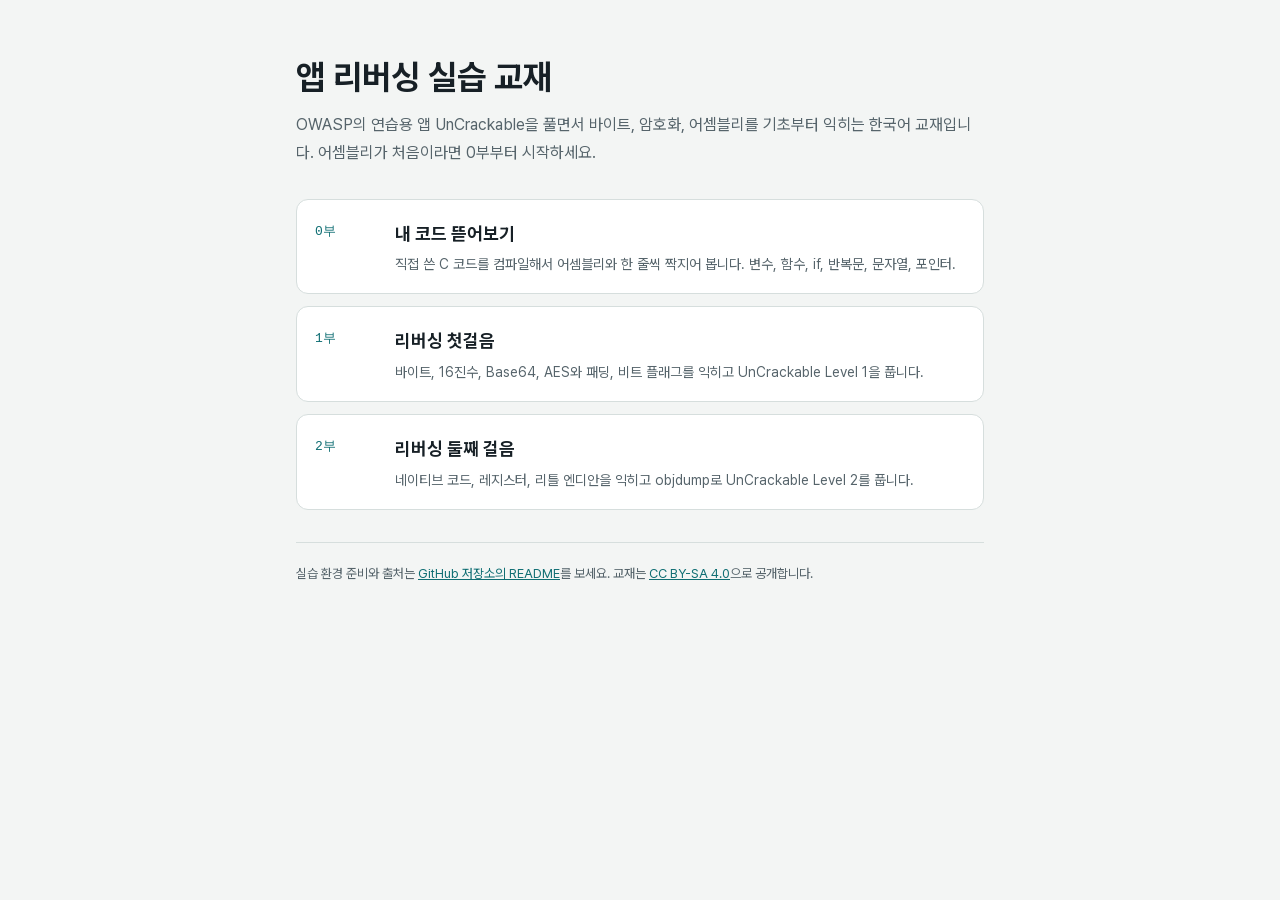
<file: index.html>
<!doctype html>
<html lang="ko">
<head>
<meta charset="utf-8">
<meta name="viewport" content="width=device-width, initial-scale=1, viewport-fit=cover">
<title>reversing-lab</title>
<link rel="stylesheet" href="guide/assets/guide.css">
<style>
/* 첫 페이지: 교재 세 개로 가는 목록만 보여줌 */
.home { max-width: 720px; margin: 0 auto; padding-block: 56px 80px;
  padding-left: max(16px, env(safe-area-inset-left, 0px)); padding-right: max(16px, env(safe-area-inset-right, 0px)) }
.home h1 { font-size: 34px; line-height: 1.25; margin: 0 0 12px; text-wrap: balance }
.home .lead { color: var(--muted); margin: 0 0 32px }
.parts-list { display: grid; gap: 12px; margin: 0 0 32px }
.part { display: grid; grid-template-columns: 64px minmax(0, 1fr); gap: 16px; padding: 18px; border: 1px solid var(--line); border-radius: 12px; background: var(--surface); color: var(--fg); text-decoration: none }
.part:hover, .part:focus-visible { border-color: var(--accent) }
.part .no { font-family: var(--f-mono); font-size: 13px; color: var(--accent); padding-top: 3px }
.part h2 { font-size: 18px; margin: 0 0 4px }
.part p { margin: 0; color: var(--muted); font-size: 14px; line-height: 1.6 }
.home footer { font-size: 13px; color: var(--muted); border-top: 1px solid var(--line); padding-top: 20px }
.home footer a { color: var(--accent) }
</style>
</head>
<body>
<main class="home">
  <h1>앱 리버싱 실습 교재</h1>
  <p class="lead">OWASP의 연습용 앱 UnCrackable을 풀면서 바이트, 암호화, 어셈블리를 기초부터 익히는 한국어 교재입니다. 어셈블리가 처음이라면 0부부터 시작하세요.</p>
  <div class="parts-list">
    <a class="part" href="guide/c-to-assembly.html"><span class="no">0부</span><span><h2>내 코드 뜯어보기</h2><p>직접 쓴 C 코드를 컴파일해서 어셈블리와 한 줄씩 짝지어 봅니다. 변수, 함수, if, 반복문, 문자열, 포인터.</p></span></a>
    <a class="part" href="guide/reversing-basics.html"><span class="no">1부</span><span><h2>리버싱 첫걸음</h2><p>바이트, 16진수, Base64, AES와 패딩, 비트 플래그를 익히고 UnCrackable Level 1을 풉니다.</p></span></a>
    <a class="part" href="guide/level2-native.html"><span class="no">2부</span><span><h2>리버싱 둘째 걸음</h2><p>네이티브 코드, 레지스터, 리틀 엔디안을 익히고 objdump로 UnCrackable Level 2를 풉니다.</p></span></a>
  </div>
  <footer>
    실습 환경 준비와 출처는 <a href="https://github.com/hhaminlee/reversing-lab" target="_blank" rel="noopener">GitHub 저장소의 README</a>를 보세요.
    교재는 <a href="https://creativecommons.org/licenses/by-sa/4.0/deed.ko" target="_blank" rel="noopener">CC BY-SA 4.0</a>으로 공개합니다.
  </footer>
</main>
</body>
</html>
</file>
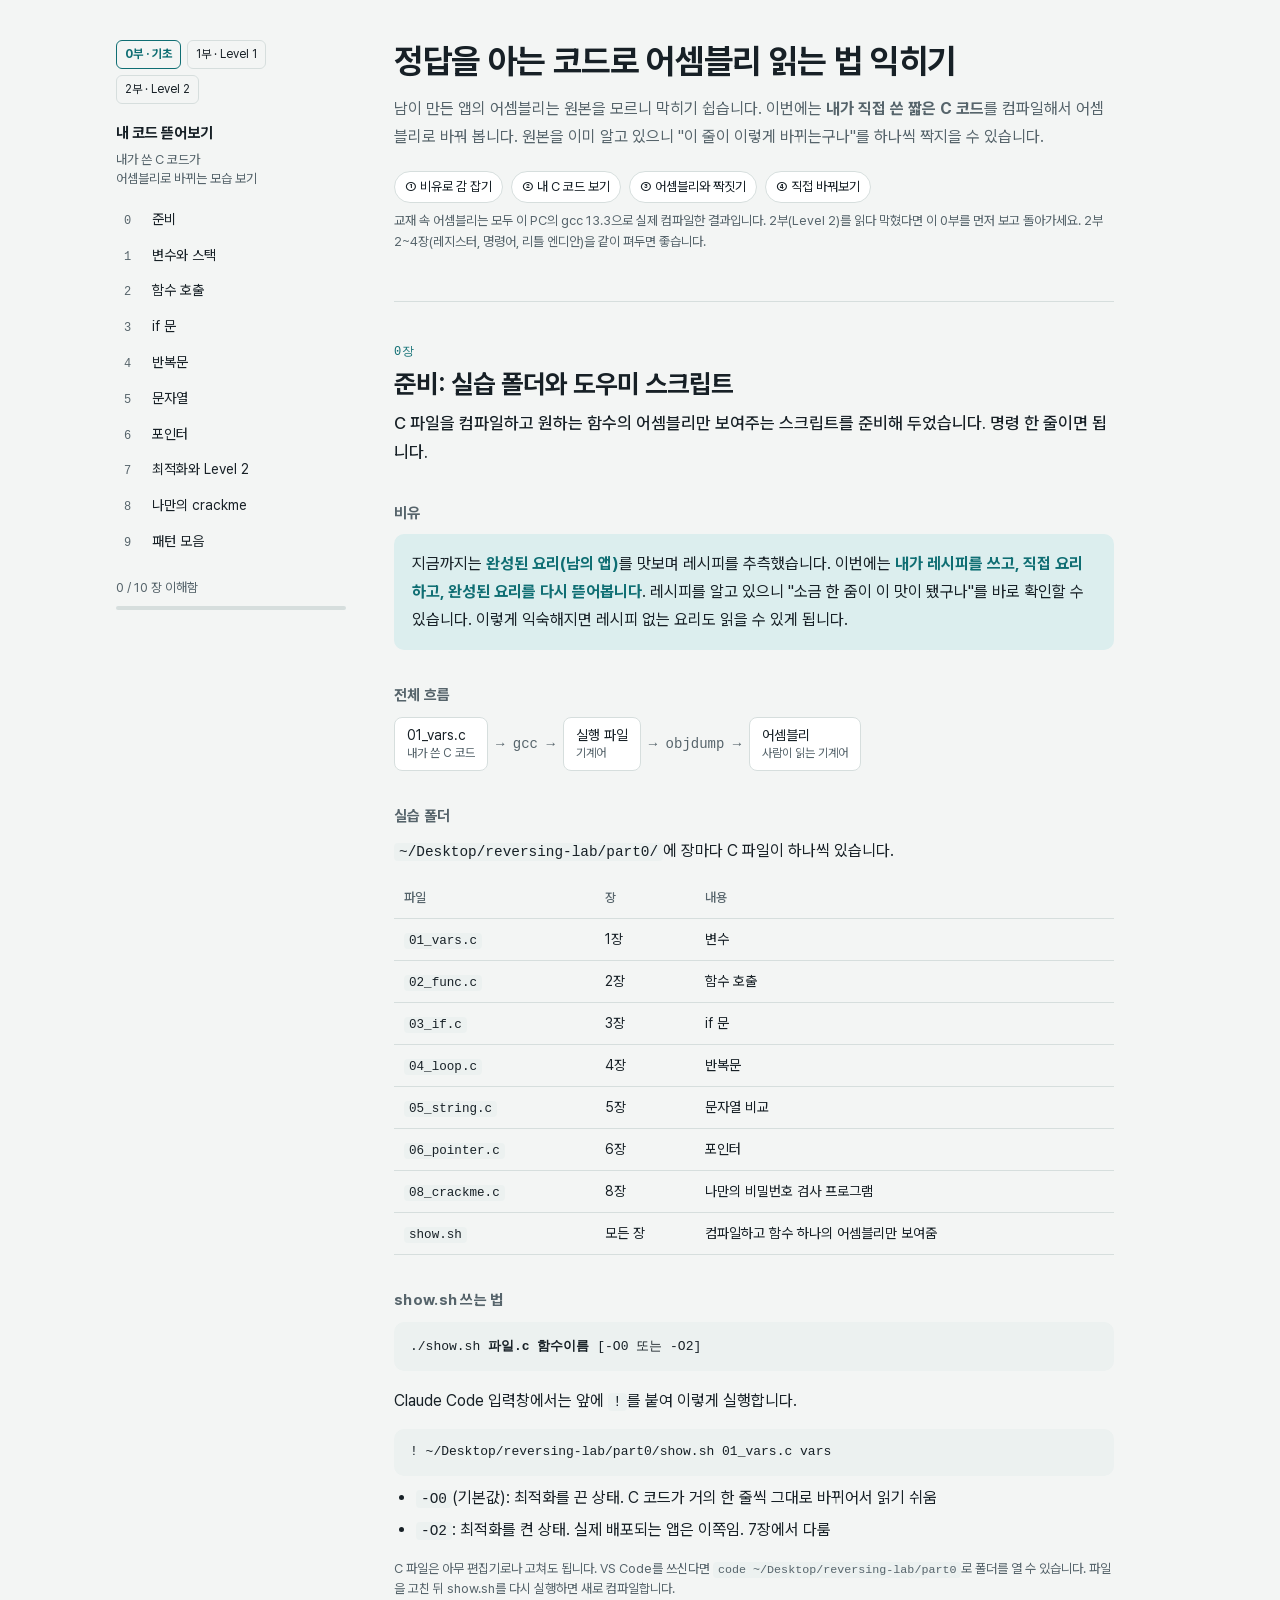
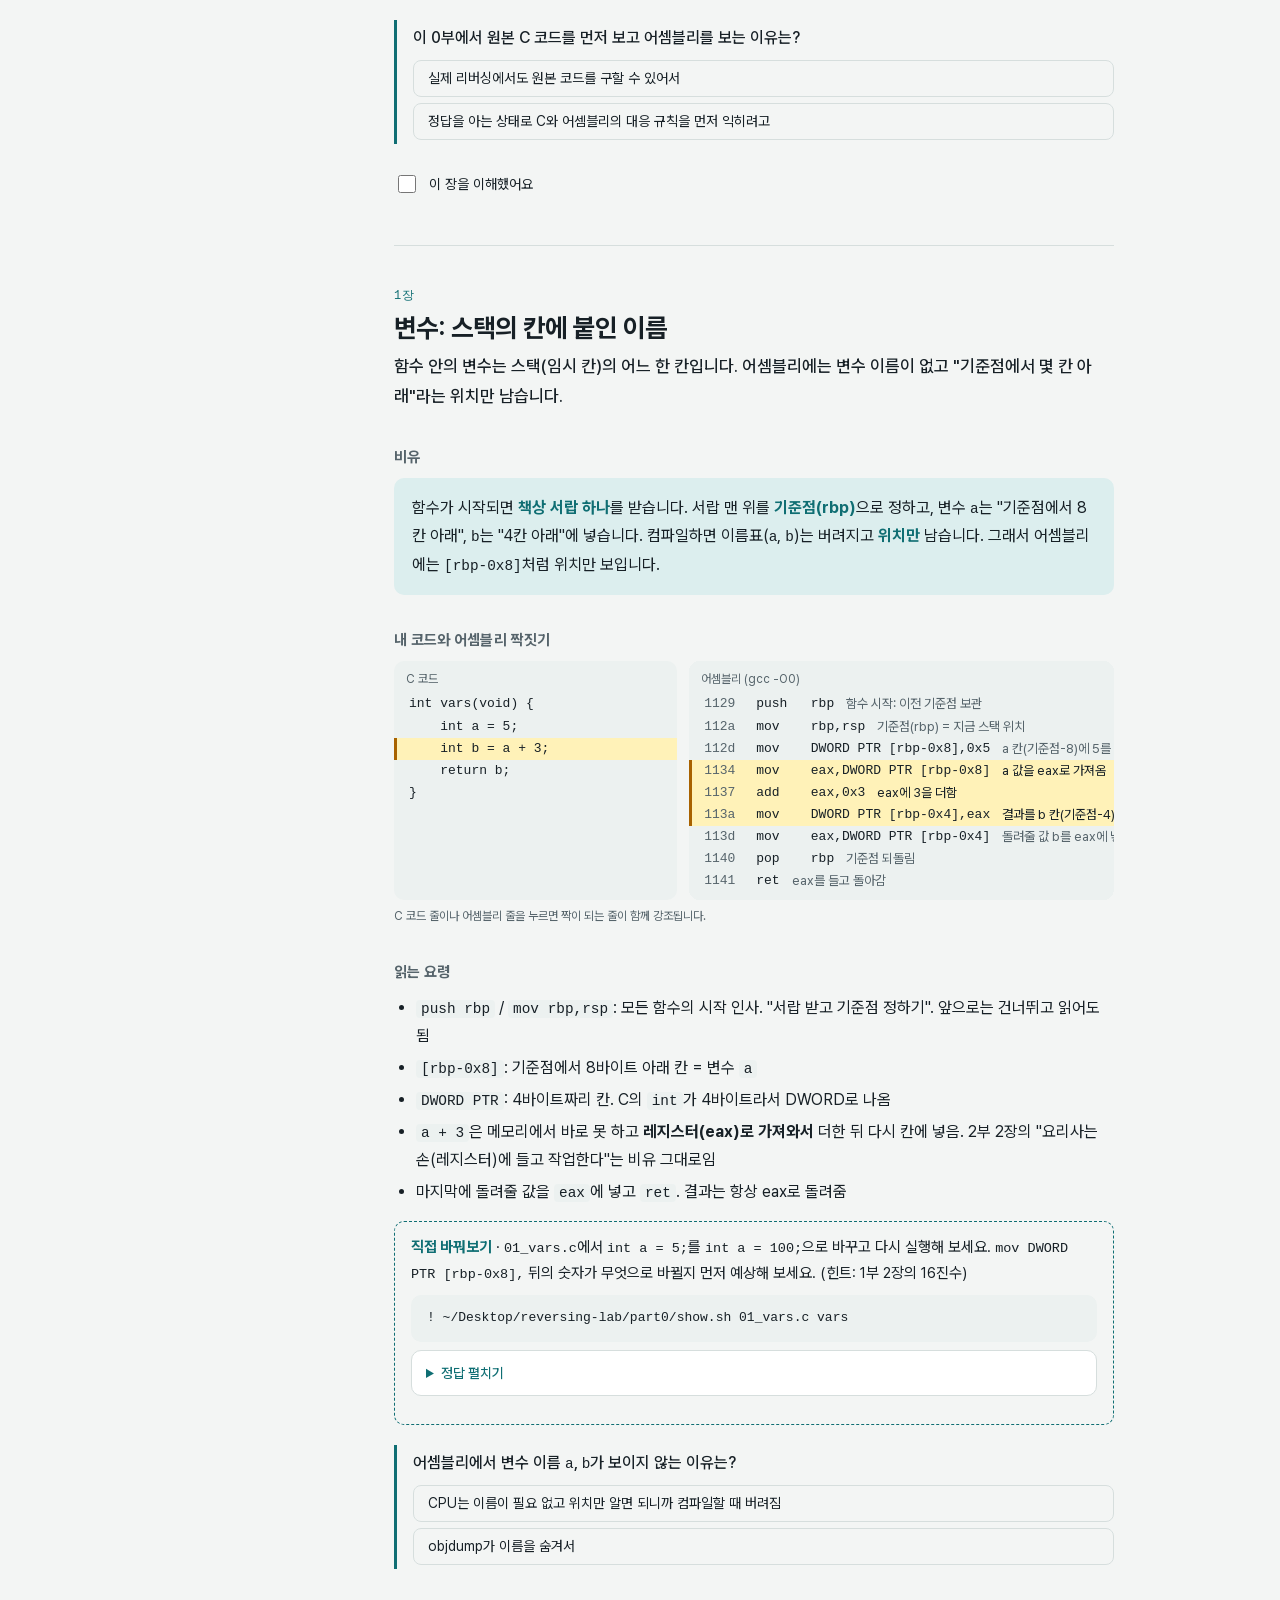
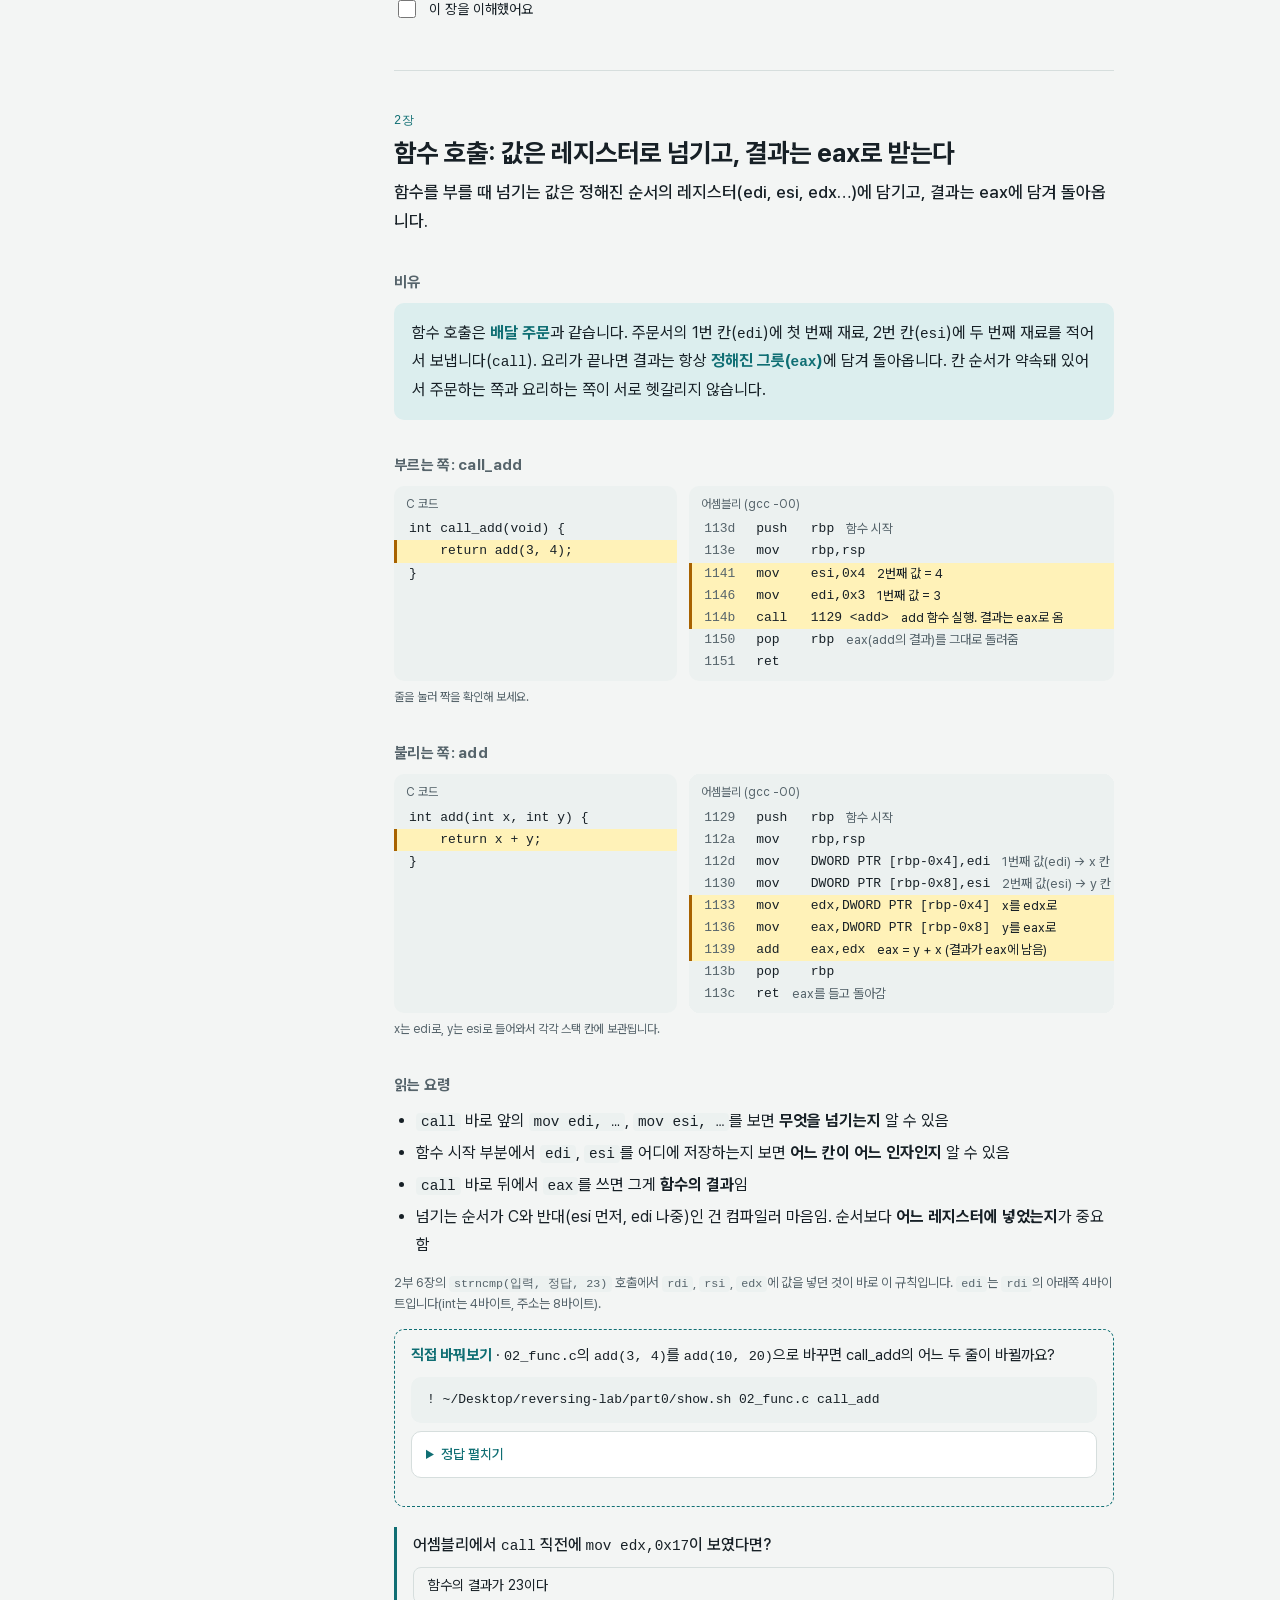
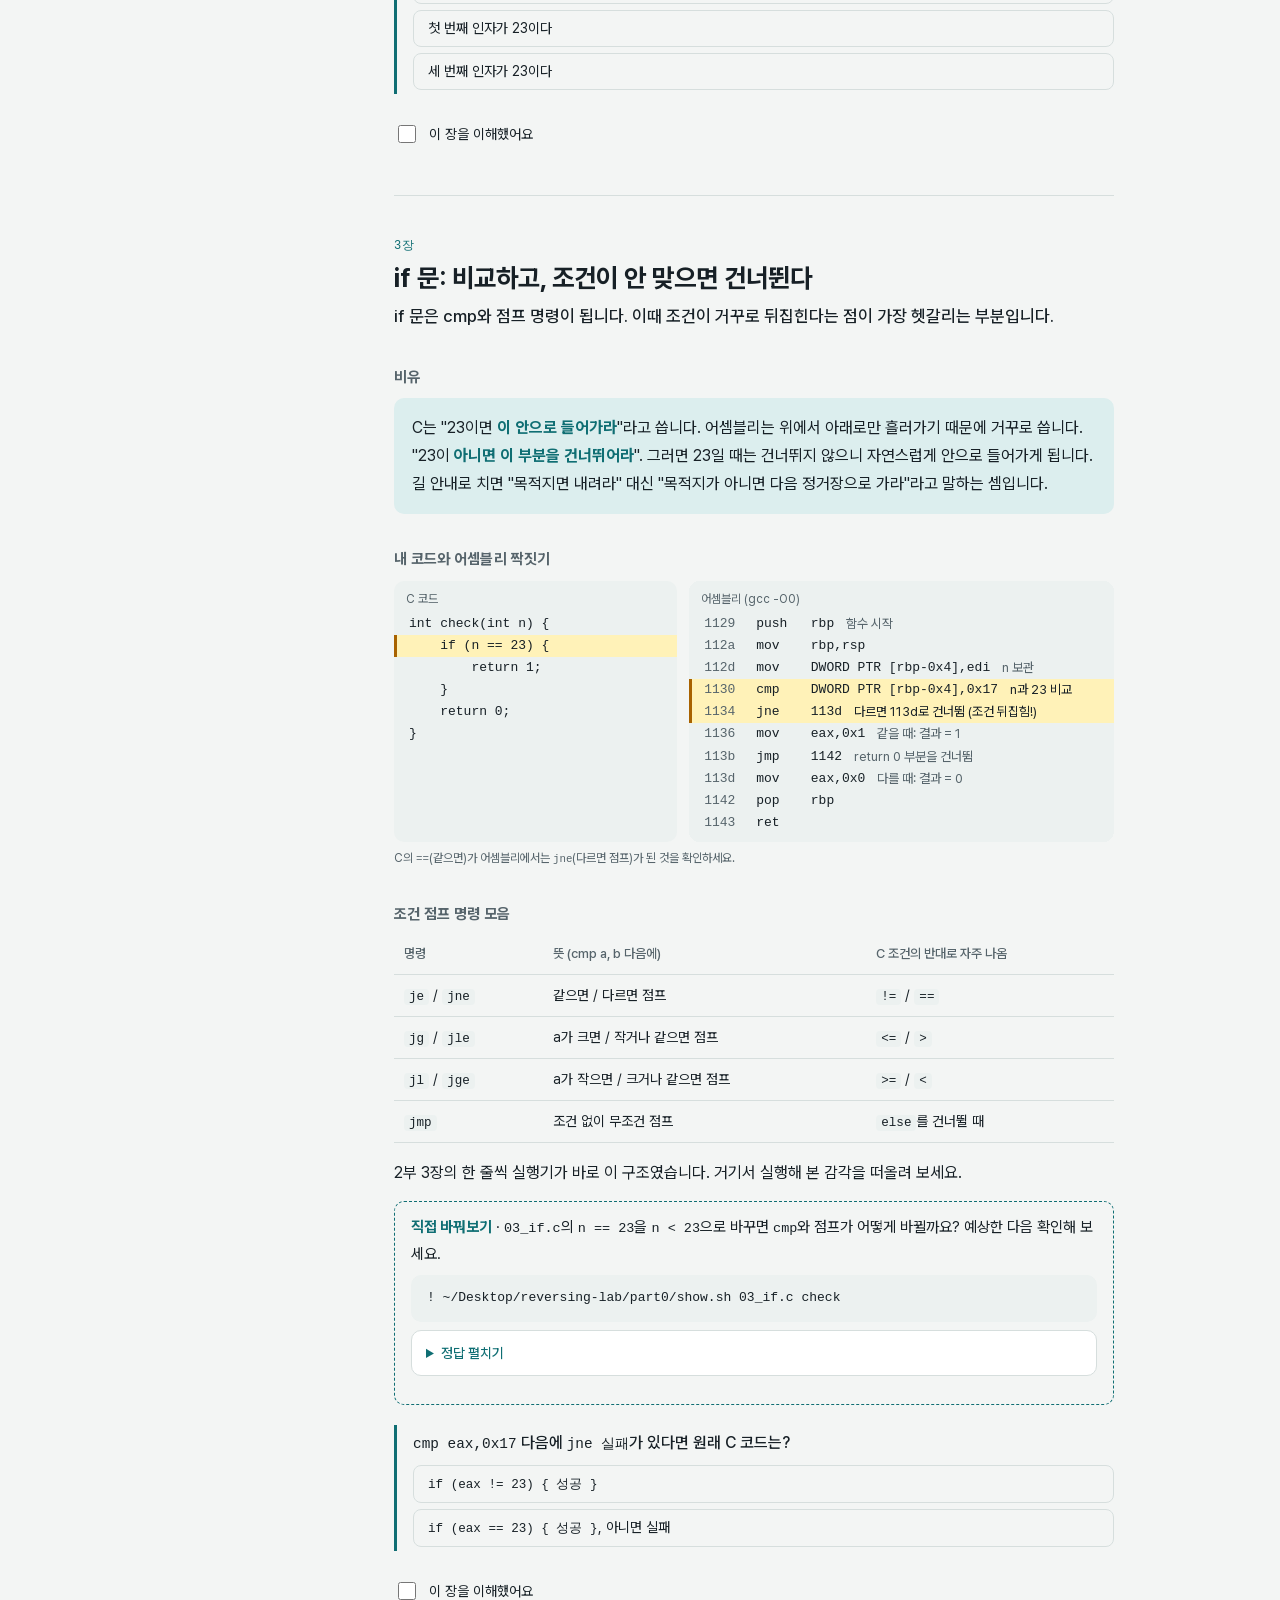
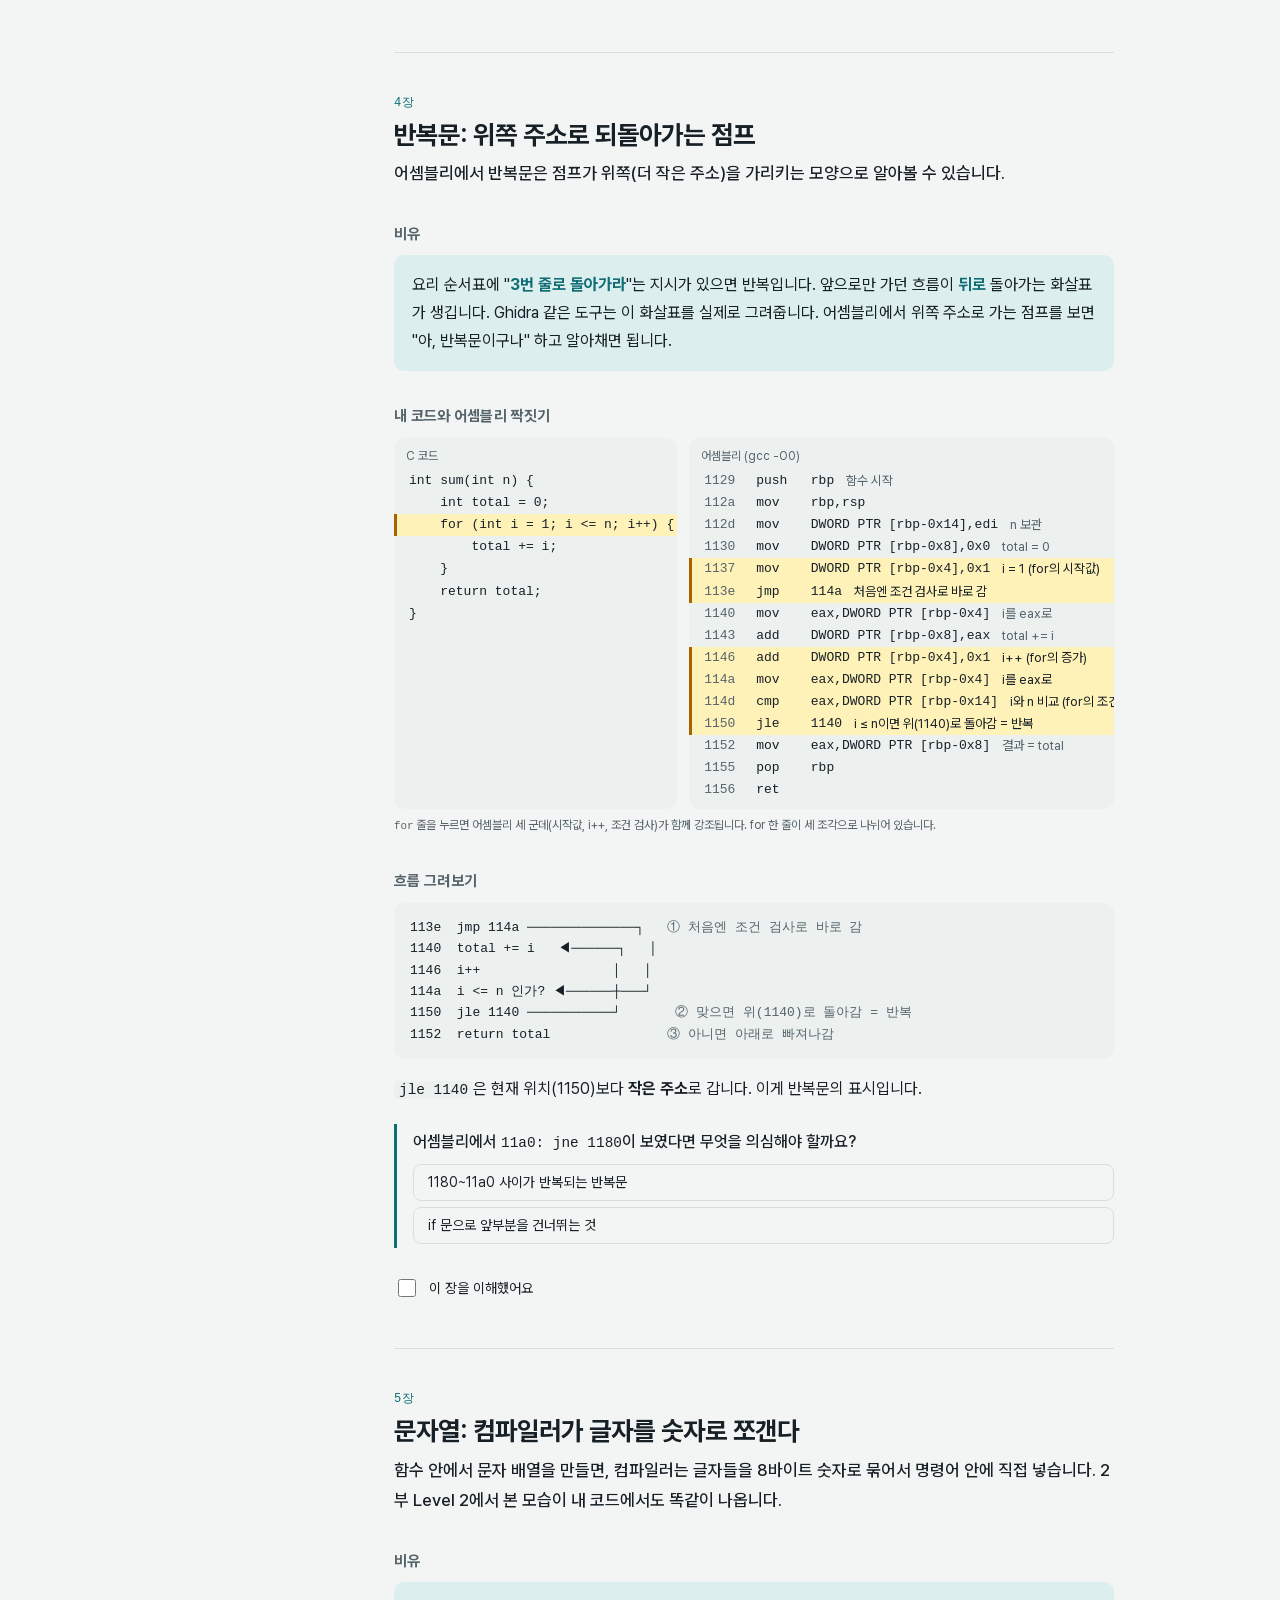
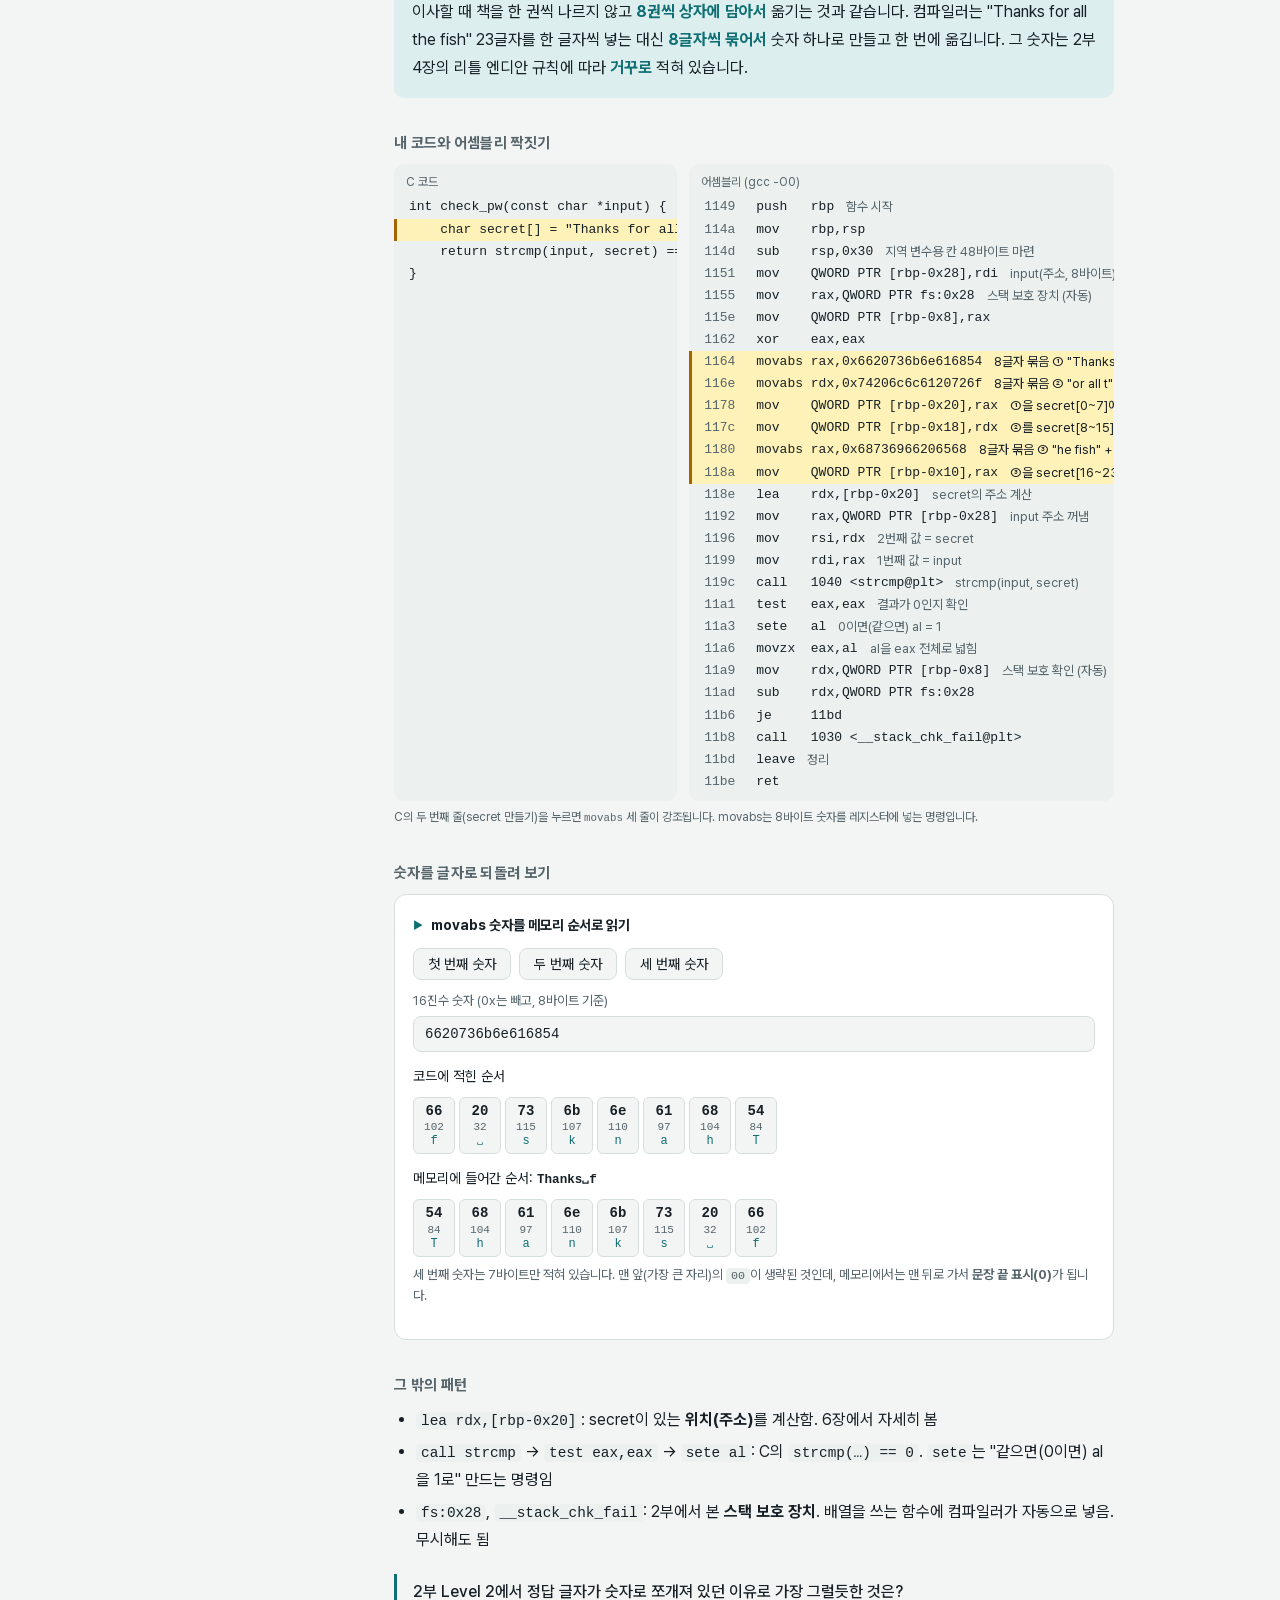
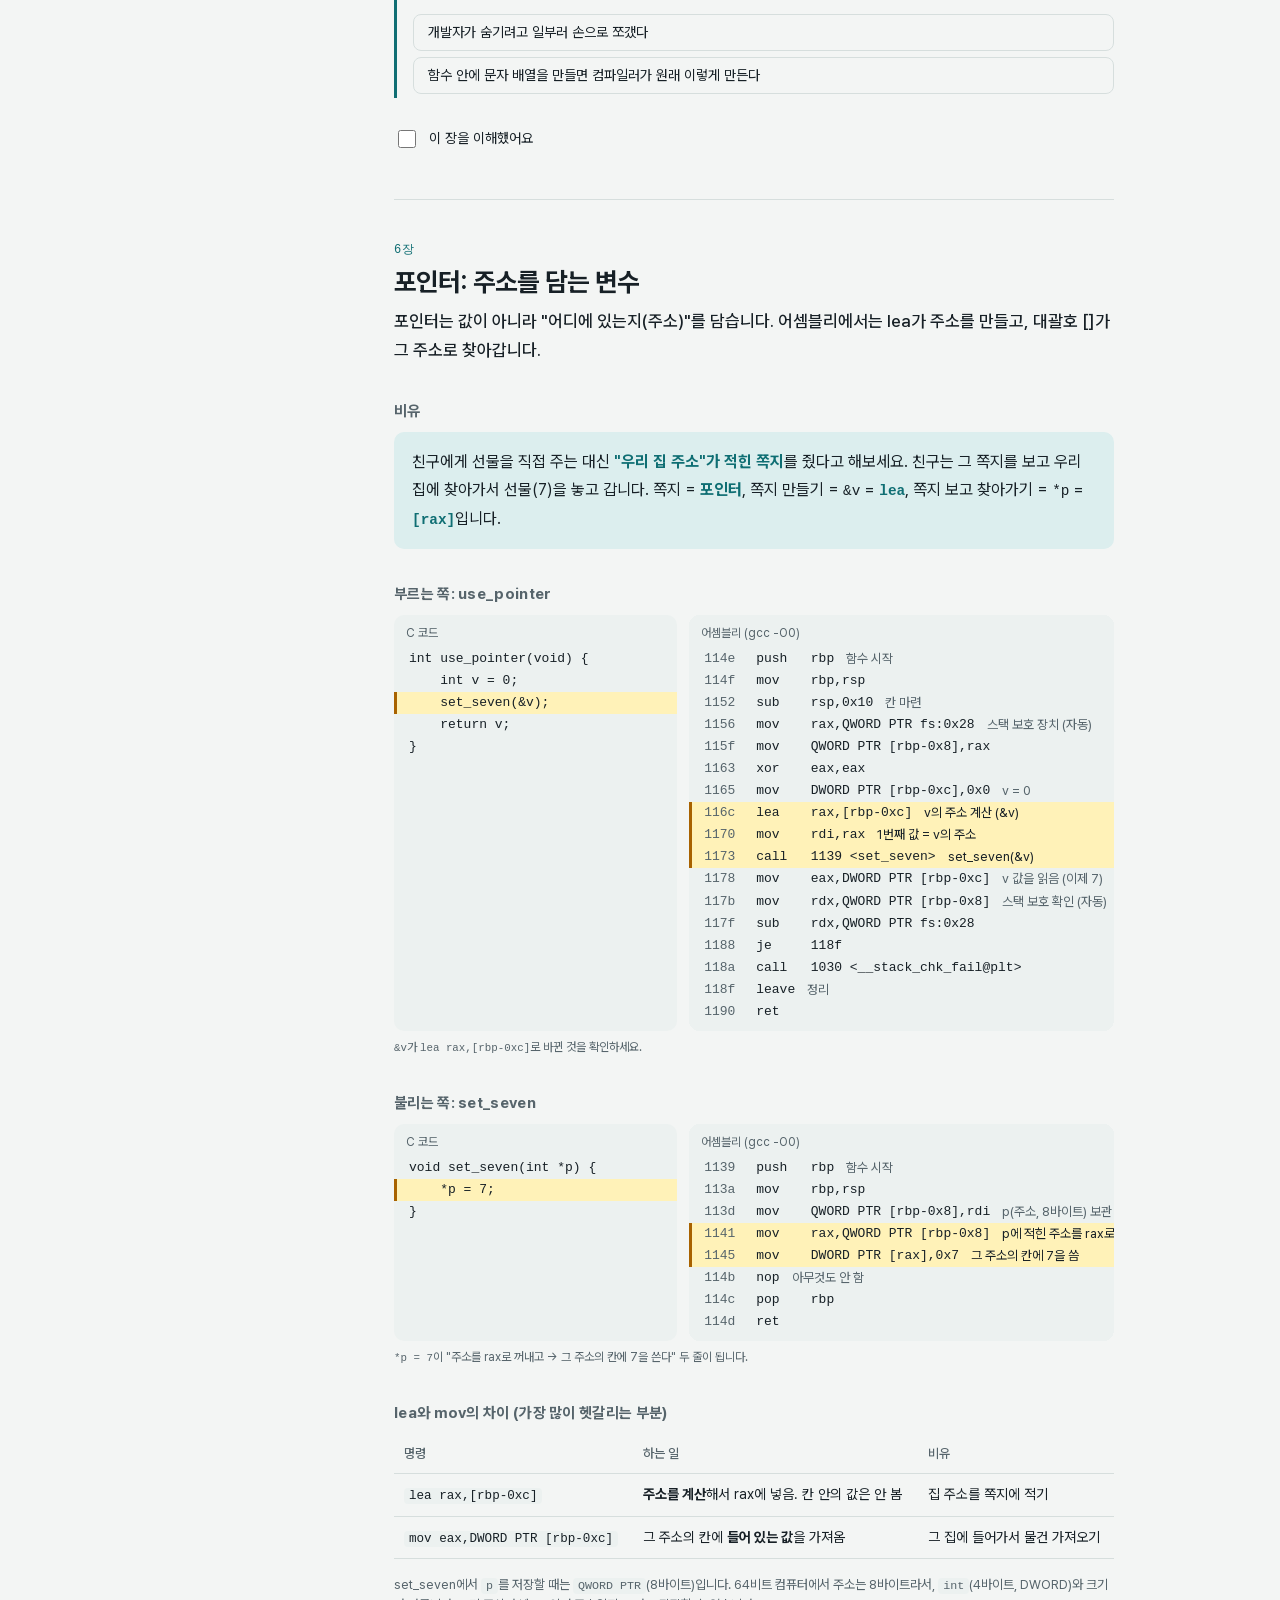
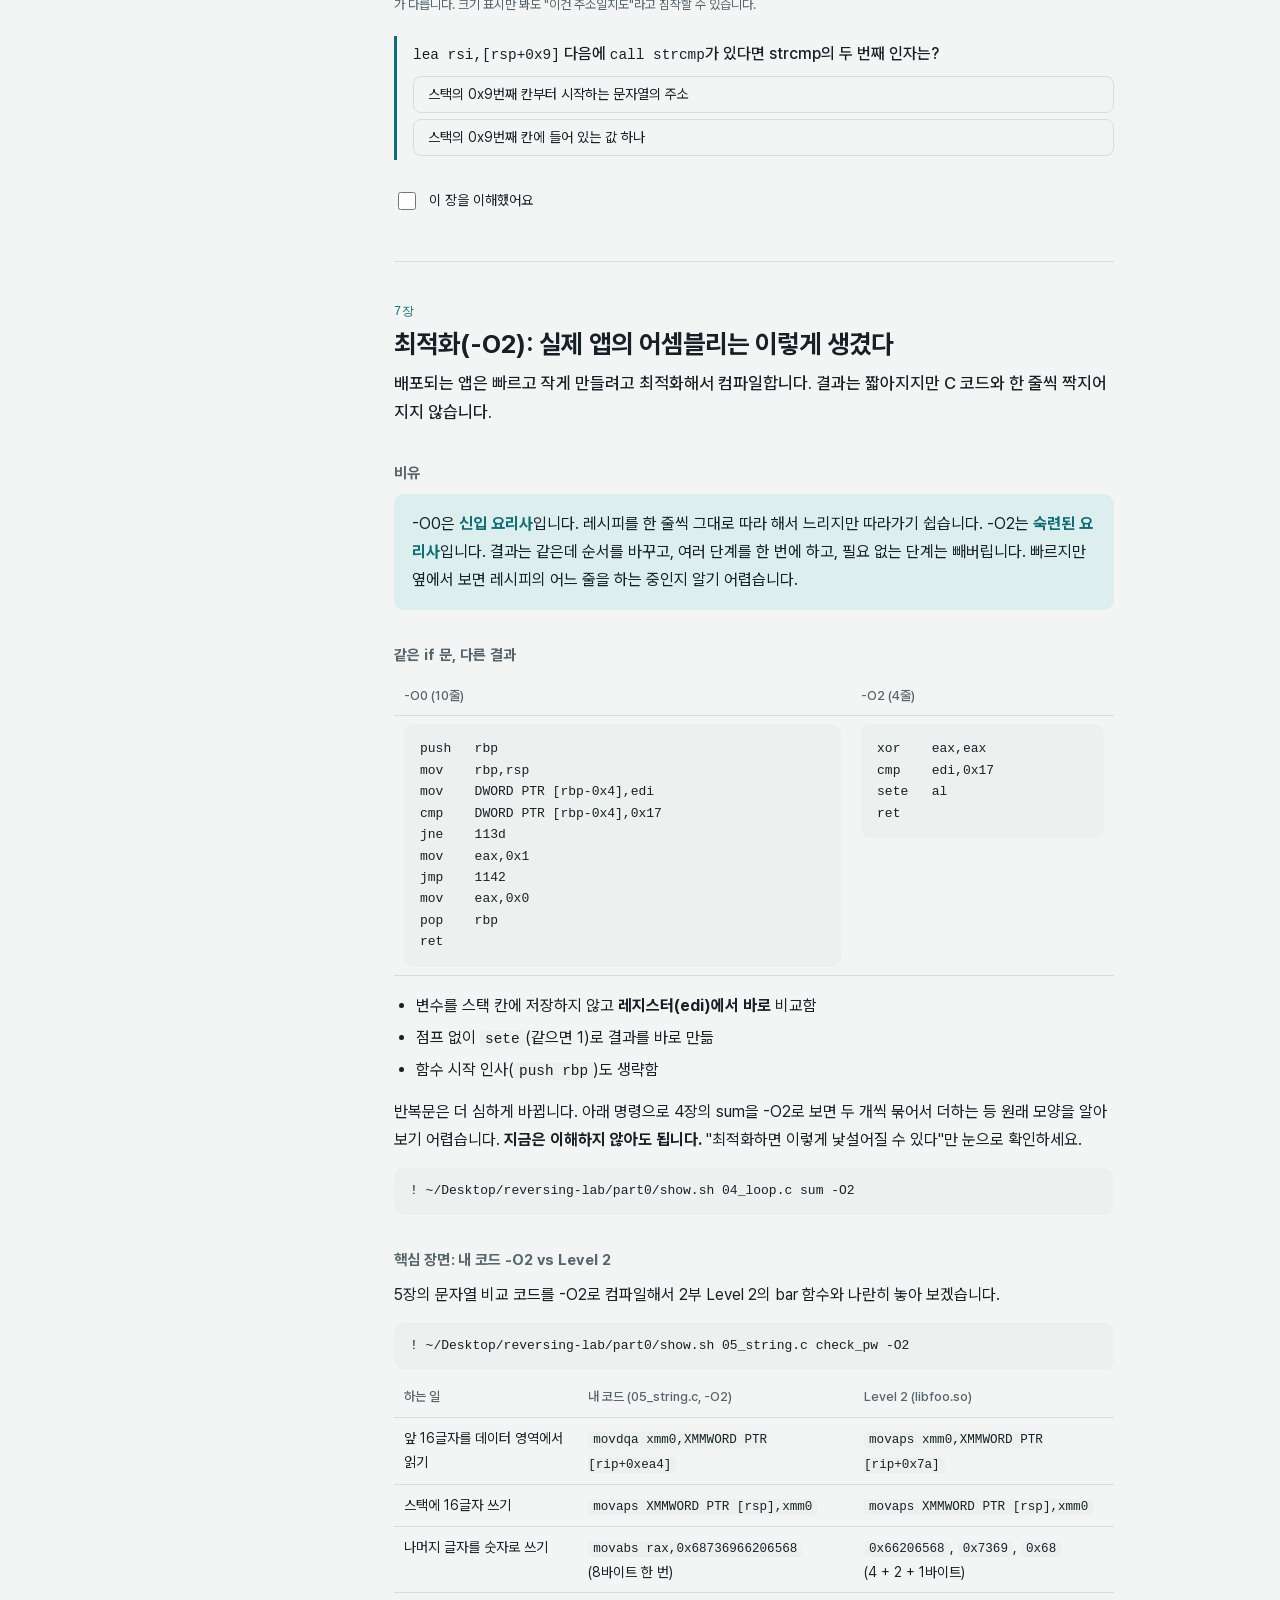
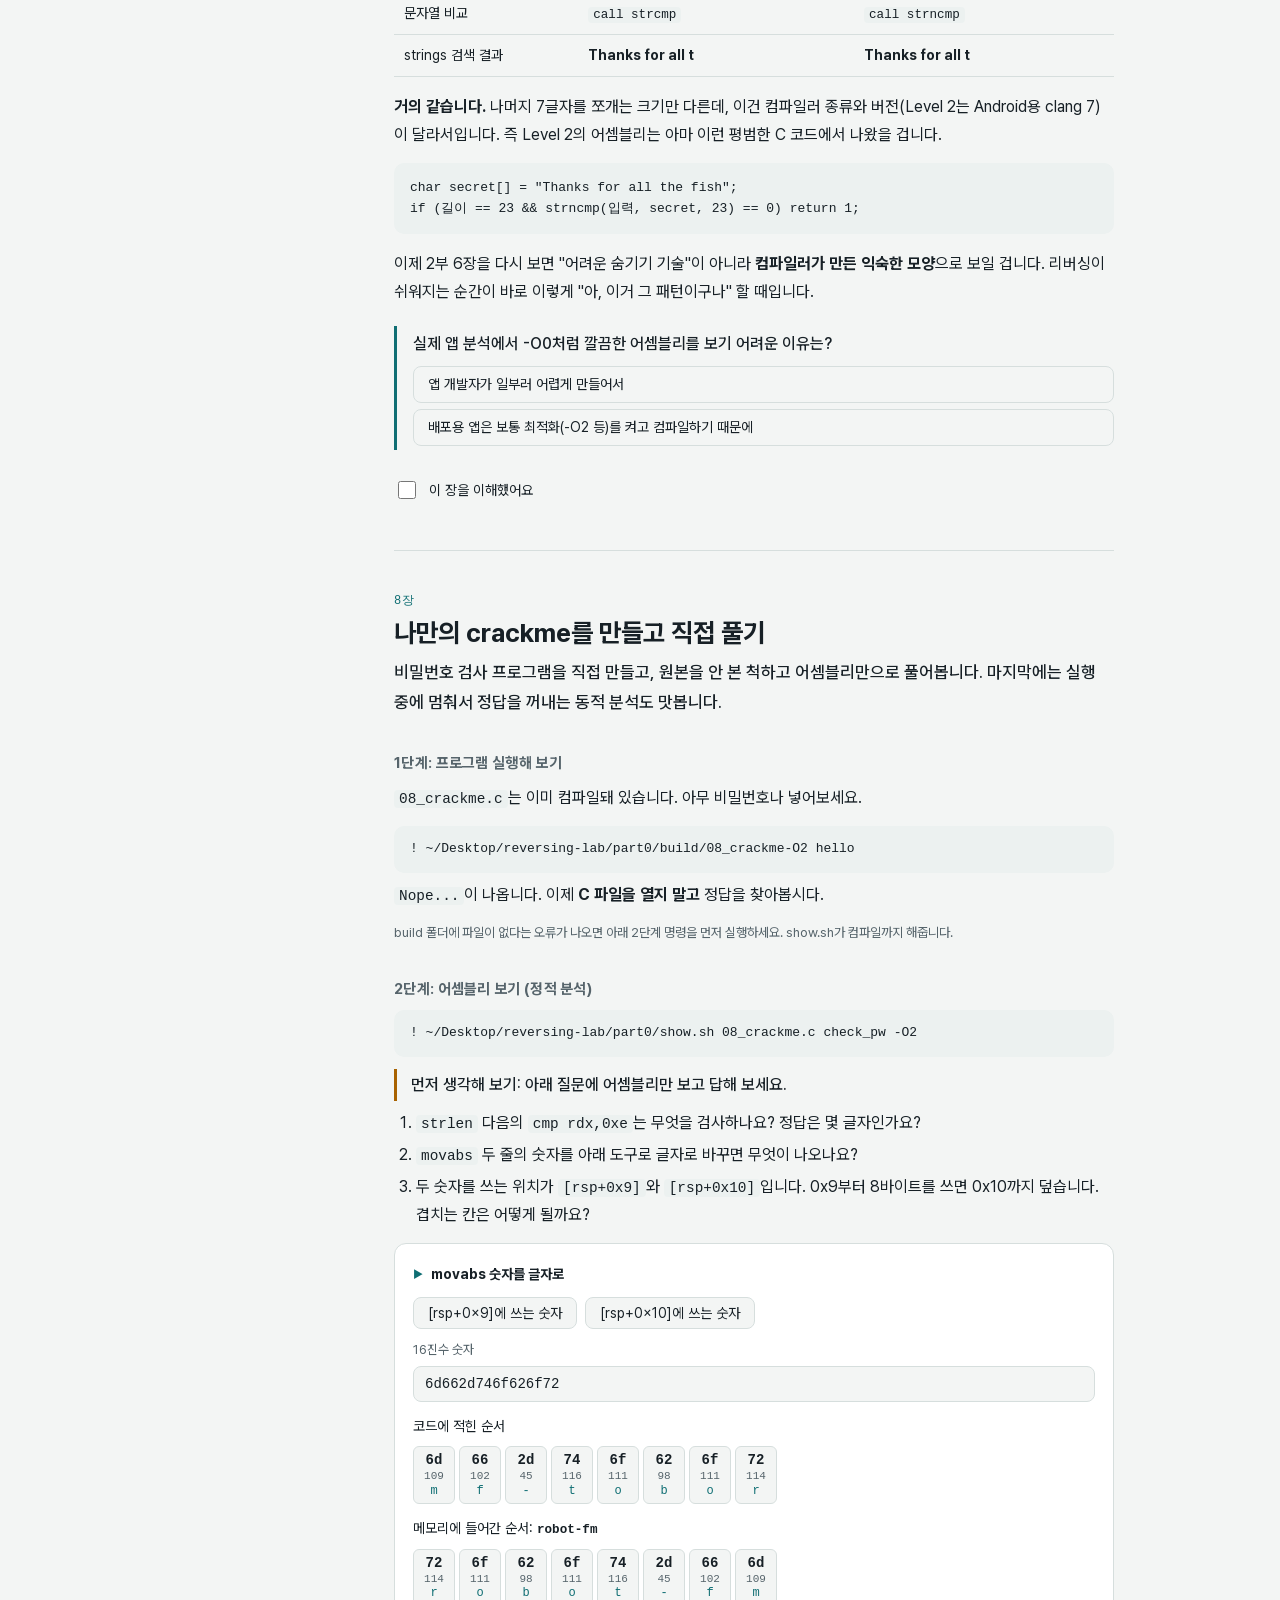
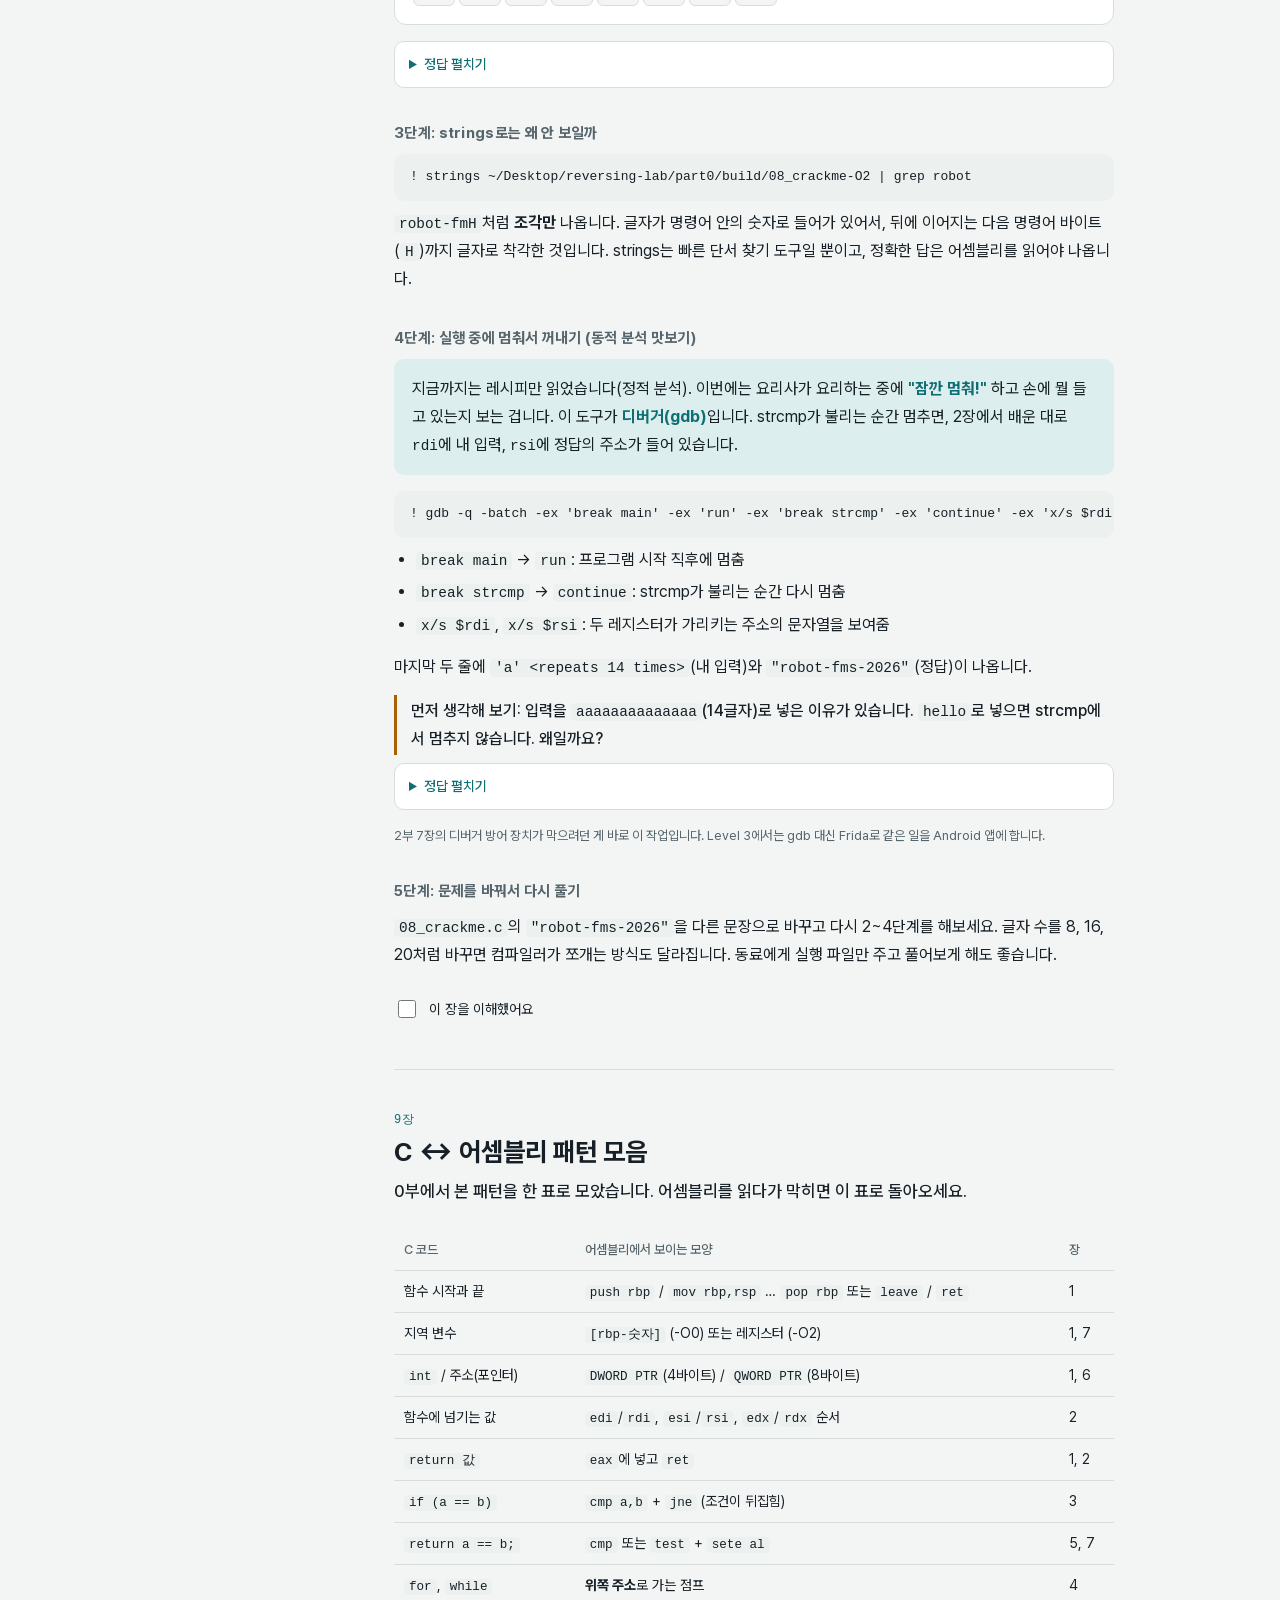
<file: guide/c-to-assembly.html>
<!doctype html>
<html lang="ko">
<head>
<meta charset="utf-8">
<meta name="viewport" content="width=device-width, initial-scale=1, viewport-fit=cover">
<title>내 코드 뜯어보기</title>
<link rel="stylesheet" href="assets/guide.css">
</head>
<body>

<div class="wrap">
<nav class="toc" aria-label="목차">
  <div class="parts"><a href="c-to-assembly.html" aria-current="page">0부 · 기초</a><a href="reversing-basics.html">1부 · Level 1</a><a href="level2-native.html">2부 · Level 2</a></div>
  <div class="brand">내 코드 뜯어보기</div>
  <div class="sub">내가 쓴 C 코드가<br>어셈블리로 바뀌는 모습 보기</div>
  <ol id="toc"></ol>
  <div class="progress"><span id="progText"></span><div class="bar"><i id="progBar"></i></div></div>
</nav>

<main>
<header class="intro">
  <h1>정답을 아는 코드로 어셈블리 읽는 법 익히기</h1>
  <p>남이 만든 앱의 어셈블리는 원본을 모르니 막히기 쉽습니다. 이번에는 <b>내가 직접 쓴 짧은 C 코드</b>를 컴파일해서 어셈블리로 바꿔 봅니다. 원본을 이미 알고 있으니 "이 줄이 이렇게 바뀌는구나"를 하나씩 짝지을 수 있습니다.</p>
  <div class="howto"><span>① 비유로 감 잡기</span><span>② 내 C 코드 보기</span><span>③ 어셈블리와 짝짓기</span><span>④ 직접 바꿔보기</span></div>
  <p class="note">교재 속 어셈블리는 모두 이 PC의 gcc 13.3으로 실제 컴파일한 결과입니다. 2부(Level 2)를 읽다 막혔다면 이 0부를 먼저 보고 돌아가세요. 2부 2~4장(레지스터, 명령어, 리틀 엔디안)을 같이 펴두면 좋습니다.</p>
</header>

<!-- 0장 -->
<section class="ch" id="ch0" data-title="준비">
  <div class="eyebrow">0장</div>
  <h2>준비: 실습 폴더와 도우미 스크립트</h2>
  <p class="oneline">C 파일을 컴파일하고 원하는 함수의 어셈블리만 보여주는 스크립트를 준비해 두었습니다. 명령 한 줄이면 됩니다.</p>

  <h3>비유</h3>
  <div class="analogy">지금까지는 <b>완성된 요리(남의 앱)</b>를 맛보며 레시피를 추측했습니다. 이번에는 <b>내가 레시피를 쓰고, 직접 요리하고, 완성된 요리를 다시 뜯어봅니다</b>. 레시피를 알고 있으니 "소금 한 줌이 이 맛이 됐구나"를 바로 확인할 수 있습니다. 이렇게 익숙해지면 레시피 없는 요리도 읽을 수 있게 됩니다.</div>

  <h3>전체 흐름</h3>
  <div class="flow">
    <div class="box">01_vars.c<small>내가 쓴 C 코드</small></div><span class="arr">→ gcc →</span>
    <div class="box">실행 파일<small>기계어</small></div><span class="arr">→ objdump →</span>
    <div class="box">어셈블리<small>사람이 읽는 기계어</small></div>
  </div>

  <h3>실습 폴더</h3>
  <p><code>~/Desktop/reversing-lab/part0/</code>에 장마다 C 파일이 하나씩 있습니다.</p>
  <div class="tbl"><table>
    <tr><th>파일</th><th>장</th><th>내용</th></tr>
    <tr><td><code>01_vars.c</code></td><td>1장</td><td>변수</td></tr>
    <tr><td><code>02_func.c</code></td><td>2장</td><td>함수 호출</td></tr>
    <tr><td><code>03_if.c</code></td><td>3장</td><td>if 문</td></tr>
    <tr><td><code>04_loop.c</code></td><td>4장</td><td>반복문</td></tr>
    <tr><td><code>05_string.c</code></td><td>5장</td><td>문자열 비교</td></tr>
    <tr><td><code>06_pointer.c</code></td><td>6장</td><td>포인터</td></tr>
    <tr><td><code>08_crackme.c</code></td><td>8장</td><td>나만의 비밀번호 검사 프로그램</td></tr>
    <tr><td><code>show.sh</code></td><td>모든 장</td><td>컴파일하고 함수 하나의 어셈블리만 보여줌</td></tr>
  </table></div>

  <h3>show.sh 쓰는 법</h3>
<pre>./show.sh <b>파일.c</b> <b>함수이름</b> [-O0 또는 -O2]</pre>
  <p>Claude Code 입력창에서는 앞에 <code>!</code>를 붙여 이렇게 실행합니다.</p>
  <div class="term">! ~/Desktop/reversing-lab/part0/show.sh 01_vars.c vars</div>
  <ul>
    <li><code>-O0</code>(기본값): 최적화를 끈 상태. C 코드가 거의 한 줄씩 그대로 바뀌어서 읽기 쉬움</li>
    <li><code>-O2</code>: 최적화를 켠 상태. 실제 배포되는 앱은 이쪽임. 7장에서 다룸</li>
  </ul>
  <p class="note">C 파일은 아무 편집기로나 고쳐도 됩니다. VS Code를 쓰신다면 <code>code ~/Desktop/reversing-lab/part0</code>로 폴더를 열 수 있습니다. 파일을 고친 뒤 show.sh를 다시 실행하면 새로 컴파일합니다.</p>

  <div class="quiz" data-answer="b">
    <div class="q">이 0부에서 원본 C 코드를 먼저 보고 어셈블리를 보는 이유는?</div>
    <div class="opts">
      <button data-k="a">실제 리버싱에서도 원본 코드를 구할 수 있어서</button>
      <button data-k="b">정답을 아는 상태로 C와 어셈블리의 대응 규칙을 먼저 익히려고</button>
    </div>
    <div class="why" hidden>실제 리버싱에서는 원본이 없습니다. 그래서 <b>원본이 있을 때 패턴을 익혀두는 것</b>이 가장 빠른 연습법입니다. 패턴을 알면 원본 없이도 거꾸로 추측할 수 있습니다.</div>
  </div>
  <label class="done-row"><input type="checkbox" id="done-ch0"> 이 장을 이해했어요</label>
</section>

<!-- 1장 -->
<section class="ch" id="ch1" data-title="변수와 스택">
  <div class="eyebrow">1장</div>
  <h2>변수: 스택의 칸에 붙인 이름</h2>
  <p class="oneline">함수 안의 변수는 스택(임시 칸)의 어느 한 칸입니다. 어셈블리에는 변수 이름이 없고 "기준점에서 몇 칸 아래"라는 위치만 남습니다.</p>

  <h3>비유</h3>
  <div class="analogy">함수가 시작되면 <b>책상 서랍 하나</b>를 받습니다. 서랍 맨 위를 <b>기준점(rbp)</b>으로 정하고, 변수 <code>a</code>는 "기준점에서 8칸 아래", <code>b</code>는 "4칸 아래"에 넣습니다. 컴파일하면 이름표(<code>a</code>, <code>b</code>)는 버려지고 <b>위치만</b> 남습니다. 그래서 어셈블리에는 <code>[rbp-0x8]</code>처럼 위치만 보입니다.</div>

  <h3>내 코드와 어셈블리 짝짓기</h3>
  <div class="map" data-map="vars"></div>
  <div class="map-hint">C 코드 줄이나 어셈블리 줄을 누르면 짝이 되는 줄이 함께 강조됩니다.</div>

  <h3>읽는 요령</h3>
  <ul>
    <li><code>push rbp</code> / <code>mov rbp,rsp</code>: 모든 함수의 시작 인사. "서랍 받고 기준점 정하기". 앞으로는 건너뛰고 읽어도 됨</li>
    <li><code>[rbp-0x8]</code>: 기준점에서 8바이트 아래 칸 = 변수 <code>a</code></li>
    <li><code>DWORD PTR</code>: 4바이트짜리 칸. C의 <code>int</code>가 4바이트라서 DWORD로 나옴</li>
    <li><code>a + 3</code>은 메모리에서 바로 못 하고 <b>레지스터(eax)로 가져와서</b> 더한 뒤 다시 칸에 넣음. 2부 2장의 "요리사는 손(레지스터)에 들고 작업한다"는 비유 그대로임</li>
    <li>마지막에 돌려줄 값을 <code>eax</code>에 넣고 <code>ret</code>. 결과는 항상 eax로 돌려줌</li>
  </ul>

  <div class="task"><b class="t">직접 바꿔보기</b> · <code>01_vars.c</code>에서 <code>int a = 5;</code>를 <code>int a = 100;</code>으로 바꾸고 다시 실행해 보세요. <code>mov DWORD PTR [rbp-0x8],</code> 뒤의 숫자가 무엇으로 바뀔지 먼저 예상해 보세요. (힌트: 1부 2장의 16진수)
    <div class="term" style="margin-top:8px">! ~/Desktop/reversing-lab/part0/show.sh 01_vars.c vars</div>
    <details class="answer"><summary>정답 펼치기</summary><div><p><code>0x64</code>로 바뀝니다. 6×16 + 4 = 100입니다.</p></div></details>
  </div>

  <div class="quiz" data-answer="a">
    <div class="q">어셈블리에서 변수 이름 <code>a</code>, <code>b</code>가 보이지 않는 이유는?</div>
    <div class="opts">
      <button data-k="a">CPU는 이름이 필요 없고 위치만 알면 되니까 컴파일할 때 버려짐</button>
      <button data-k="b">objdump가 이름을 숨겨서</button>
    </div>
    <div class="why" hidden>이름은 사람을 위한 것입니다. 그래서 리버싱할 때는 <code>[rbp-0x8]</code> 같은 위치를 보고 우리가 이름을 다시 붙여줍니다. 1부 5장에서 jadx로 이름을 바꾸던 것과 같은 작업입니다.</div>
  </div>
  <label class="done-row"><input type="checkbox" id="done-ch1"> 이 장을 이해했어요</label>
</section>

<!-- 2장 -->
<section class="ch" id="ch2" data-title="함수 호출">
  <div class="eyebrow">2장</div>
  <h2>함수 호출: 값은 레지스터로 넘기고, 결과는 eax로 받는다</h2>
  <p class="oneline">함수를 부를 때 넘기는 값은 정해진 순서의 레지스터(edi, esi, edx…)에 담기고, 결과는 eax에 담겨 돌아옵니다.</p>

  <h3>비유</h3>
  <div class="analogy">함수 호출은 <b>배달 주문</b>과 같습니다. 주문서의 1번 칸(<code>edi</code>)에 첫 번째 재료, 2번 칸(<code>esi</code>)에 두 번째 재료를 적어서 보냅니다(<code>call</code>). 요리가 끝나면 결과는 항상 <b>정해진 그릇(<code>eax</code>)</b>에 담겨 돌아옵니다. 칸 순서가 약속돼 있어서 주문하는 쪽과 요리하는 쪽이 서로 헷갈리지 않습니다.</div>

  <h3>부르는 쪽: call_add</h3>
  <div class="map" data-map="call_add"></div>
  <div class="map-hint">줄을 눌러 짝을 확인해 보세요.</div>

  <h3>불리는 쪽: add</h3>
  <div class="map" data-map="add"></div>
  <div class="map-hint">x는 edi로, y는 esi로 들어와서 각각 스택 칸에 보관됩니다.</div>

  <h3>읽는 요령</h3>
  <ul>
    <li><code>call</code> 바로 앞의 <code>mov edi, …</code>, <code>mov esi, …</code>를 보면 <b>무엇을 넘기는지</b> 알 수 있음</li>
    <li>함수 시작 부분에서 <code>edi</code>, <code>esi</code>를 어디에 저장하는지 보면 <b>어느 칸이 어느 인자인지</b> 알 수 있음</li>
    <li><code>call</code> 바로 뒤에서 <code>eax</code>를 쓰면 그게 <b>함수의 결과</b>임</li>
    <li>넘기는 순서가 C와 반대(esi 먼저, edi 나중)인 건 컴파일러 마음임. 순서보다 <b>어느 레지스터에 넣었는지</b>가 중요함</li>
  </ul>
  <p class="note">2부 6장의 <code>strncmp(입력, 정답, 23)</code> 호출에서 <code>rdi</code>, <code>rsi</code>, <code>edx</code>에 값을 넣던 것이 바로 이 규칙입니다. <code>edi</code>는 <code>rdi</code>의 아래쪽 4바이트입니다(int는 4바이트, 주소는 8바이트).</p>

  <div class="task"><b class="t">직접 바꿔보기</b> · <code>02_func.c</code>의 <code>add(3, 4)</code>를 <code>add(10, 20)</code>으로 바꾸면 call_add의 어느 두 줄이 바뀔까요?
    <div class="term" style="margin-top:8px">! ~/Desktop/reversing-lab/part0/show.sh 02_func.c call_add</div>
    <details class="answer"><summary>정답 펼치기</summary><div><p><code>mov esi,0x4</code> → <code>mov esi,0x14</code>(20), <code>mov edi,0x3</code> → <code>mov edi,0xa</code>(10)로 바뀝니다.</p></div></details>
  </div>

  <div class="quiz" data-answer="c">
    <div class="q">어셈블리에서 <code>call</code> 직전에 <code>mov edx,0x17</code>이 보였다면?</div>
    <div class="opts">
      <button data-k="a">함수의 결과가 23이다</button>
      <button data-k="b">첫 번째 인자가 23이다</button>
      <button data-k="c">세 번째 인자가 23이다</button>
    </div>
    <div class="why" hidden>인자 순서는 edi(1번째), esi(2번째), edx(3번째)입니다. 결과는 call 뒤의 eax로 돌아옵니다.</div>
  </div>
  <label class="done-row"><input type="checkbox" id="done-ch2"> 이 장을 이해했어요</label>
</section>

<!-- 3장 -->
<section class="ch" id="ch3" data-title="if 문">
  <div class="eyebrow">3장</div>
  <h2>if 문: 비교하고, 조건이 안 맞으면 건너뛴다</h2>
  <p class="oneline">if 문은 cmp와 점프 명령이 됩니다. 이때 조건이 거꾸로 뒤집힌다는 점이 가장 헷갈리는 부분입니다.</p>

  <h3>비유</h3>
  <div class="analogy">C는 "23이면 <b>이 안으로 들어가라</b>"라고 씁니다. 어셈블리는 위에서 아래로만 흘러가기 때문에 거꾸로 씁니다. "23이 <b>아니면 이 부분을 건너뛰어라</b>". 그러면 23일 때는 건너뛰지 않으니 자연스럽게 안으로 들어가게 됩니다. 길 안내로 치면 "목적지면 내려라" 대신 "목적지가 아니면 다음 정거장으로 가라"라고 말하는 셈입니다.</div>

  <h3>내 코드와 어셈블리 짝짓기</h3>
  <div class="map" data-map="check"></div>
  <div class="map-hint">C의 <code>==</code>(같으면)가 어셈블리에서는 <code>jne</code>(다르면 점프)가 된 것을 확인하세요.</div>

  <h3>조건 점프 명령 모음</h3>
  <div class="tbl"><table>
    <tr><th>명령</th><th>뜻 (cmp a, b 다음에)</th><th>C 조건의 반대로 자주 나옴</th></tr>
    <tr><td><code>je</code> / <code>jne</code></td><td>같으면 / 다르면 점프</td><td><code>!=</code> / <code>==</code></td></tr>
    <tr><td><code>jg</code> / <code>jle</code></td><td>a가 크면 / 작거나 같으면 점프</td><td><code>&lt;=</code> / <code>&gt;</code></td></tr>
    <tr><td><code>jl</code> / <code>jge</code></td><td>a가 작으면 / 크거나 같으면 점프</td><td><code>&gt;=</code> / <code>&lt;</code></td></tr>
    <tr><td><code>jmp</code></td><td>조건 없이 무조건 점프</td><td><code>else</code>를 건너뛸 때</td></tr>
  </table></div>
  <p>2부 3장의 한 줄씩 실행기가 바로 이 구조였습니다. 거기서 실행해 본 감각을 떠올려 보세요.</p>

  <div class="task"><b class="t">직접 바꿔보기</b> · <code>03_if.c</code>의 <code>n == 23</code>을 <code>n &lt; 23</code>으로 바꾸면 <code>cmp</code>와 점프가 어떻게 바뀔까요? 예상한 다음 확인해 보세요.
    <div class="term" style="margin-top:8px">! ~/Desktop/reversing-lab/part0/show.sh 03_if.c check</div>
    <details class="answer"><summary>정답 펼치기</summary><div>
      <p><code>cmp DWORD PTR [rbp-0x4],0x16</code> / <code>jg …</code>가 나옵니다. 숫자가 <b>23이 아니라 22(0x16)</b>로 바뀌었습니다.</p>
      <p>"n &lt; 23"은 "n ≤ 22"와 같고, 그 반대인 "n &gt; 22이면 건너뛰어라"로 바꾼 것입니다. 컴파일러는 이렇게 조건을 같은 뜻의 다른 모양으로 바꾸기도 합니다. 그래서 숫자 하나 차이로 헷갈리지 않게 <b>점프 조건과 숫자를 같이</b> 봐야 합니다.</p>
    </div></details>
  </div>

  <div class="quiz" data-answer="b">
    <div class="q"><code>cmp eax,0x17</code> 다음에 <code>jne 실패</code>가 있다면 원래 C 코드는?</div>
    <div class="opts">
      <button data-k="a"><code>if (eax != 23) { 성공 }</code></button>
      <button data-k="b"><code>if (eax == 23) { 성공 }</code>, 아니면 실패</button>
    </div>
    <div class="why" hidden>다르면(jne) 실패로 건너뛰므로, 같을 때만 그 아래(성공 쪽)를 실행합니다. 조건을 뒤집어 읽으면 원래 C 코드가 나옵니다.</div>
  </div>
  <label class="done-row"><input type="checkbox" id="done-ch3"> 이 장을 이해했어요</label>
</section>

<!-- 4장 -->
<section class="ch" id="ch4" data-title="반복문">
  <div class="eyebrow">4장</div>
  <h2>반복문: 위쪽 주소로 되돌아가는 점프</h2>
  <p class="oneline">어셈블리에서 반복문은 점프가 위쪽(더 작은 주소)을 가리키는 모양으로 알아볼 수 있습니다.</p>

  <h3>비유</h3>
  <div class="analogy">요리 순서표에 "<b>3번 줄로 돌아가라</b>"는 지시가 있으면 반복입니다. 앞으로만 가던 흐름이 <b>뒤로</b> 돌아가는 화살표가 생깁니다. Ghidra 같은 도구는 이 화살표를 실제로 그려줍니다. 어셈블리에서 위쪽 주소로 가는 점프를 보면 "아, 반복문이구나" 하고 알아채면 됩니다.</div>

  <h3>내 코드와 어셈블리 짝짓기</h3>
  <div class="map" data-map="sum"></div>
  <div class="map-hint"><code>for</code> 줄을 누르면 어셈블리 세 군데(시작값, i++, 조건 검사)가 함께 강조됩니다. for 한 줄이 세 조각으로 나뉘어 있습니다.</div>

  <h3>흐름 그려보기</h3>
<pre>113e  jmp 114a ──────────────┐   <span class="c">① 처음엔 조건 검사로 바로 감</span>
1140  total += i   ◀──────┐   │
1146  i++                 │   │
114a  i &lt;= n 인가? ◀──────┼───┘
1150  jle 1140 ───────────┘       <span class="c">② 맞으면 위(1140)로 돌아감 = 반복</span>
1152  return total               <span class="c">③ 아니면 아래로 빠져나감</span></pre>
  <p><code>jle 1140</code>은 현재 위치(1150)보다 <b>작은 주소</b>로 갑니다. 이게 반복문의 표시입니다.</p>

  <div class="quiz" data-answer="a">
    <div class="q">어셈블리에서 <code>11a0: jne 1180</code>이 보였다면 무엇을 의심해야 할까요?</div>
    <div class="opts">
      <button data-k="a">1180~11a0 사이가 반복되는 반복문</button>
      <button data-k="b">if 문으로 앞부분을 건너뛰는 것</button>
    </div>
    <div class="why" hidden>점프 목적지(1180)가 현재 위치(11a0)보다 <b>위쪽</b>입니다. 위로 가는 점프는 거의 항상 반복문입니다. if 문은 보통 아래쪽으로 건너뜁니다.</div>
  </div>
  <label class="done-row"><input type="checkbox" id="done-ch4"> 이 장을 이해했어요</label>
</section>

<!-- 5장 -->
<section class="ch" id="ch5" data-title="문자열">
  <div class="eyebrow">5장</div>
  <h2>문자열: 컴파일러가 글자를 숫자로 쪼갠다</h2>
  <p class="oneline">함수 안에서 문자 배열을 만들면, 컴파일러는 글자들을 8바이트 숫자로 묶어서 명령어 안에 직접 넣습니다. 2부 Level 2에서 본 모습이 내 코드에서도 똑같이 나옵니다.</p>

  <h3>비유</h3>
  <div class="analogy">이사할 때 책을 한 권씩 나르지 않고 <b>8권씩 상자에 담아서</b> 옮기는 것과 같습니다. 컴파일러는 "Thanks for all the fish" 23글자를 한 글자씩 넣는 대신 <b>8글자씩 묶어서</b> 숫자 하나로 만들고 한 번에 옮깁니다. 그 숫자는 2부 4장의 리틀 엔디안 규칙에 따라 <b>거꾸로</b> 적혀 있습니다.</div>

  <h3>내 코드와 어셈블리 짝짓기</h3>
  <div class="map" data-map="check_pw"></div>
  <div class="map-hint">C의 두 번째 줄(secret 만들기)을 누르면 <code>movabs</code> 세 줄이 강조됩니다. movabs는 8바이트 숫자를 레지스터에 넣는 명령입니다.</div>

  <h3>숫자를 글자로 되돌려 보기</h3>
  <div class="lab">
    <div class="lab-t">movabs 숫자를 메모리 순서로 읽기</div>
    <div class="row" style="margin-top:0">
      <button data-le="6620736b6e616854">첫 번째 숫자</button>
      <button data-le="74206c6c6120726f">두 번째 숫자</button>
      <button data-le="68736966206568">세 번째 숫자</button>
    </div>
    <label for="leVal">16진수 숫자 (0x는 빼고, 8바이트 기준)</label>
    <input type="text" id="leVal" value="6620736b6e616854">
    <div class="out" id="leOut"></div>
    <p class="note">세 번째 숫자는 7바이트만 적혀 있습니다. 맨 앞(가장 큰 자리)의 <code>00</code>이 생략된 것인데, 메모리에서는 맨 뒤로 가서 <b>문장 끝 표시(0)</b>가 됩니다.</p>
  </div>

  <h3>그 밖의 패턴</h3>
  <ul>
    <li><code>lea rdx,[rbp-0x20]</code>: secret이 있는 <b>위치(주소)</b>를 계산함. 6장에서 자세히 봄</li>
    <li><code>call strcmp</code> → <code>test eax,eax</code> → <code>sete al</code>: C의 <code>strcmp(…) == 0</code>. <code>sete</code>는 "같으면(0이면) al을 1로" 만드는 명령임</li>
    <li><code>fs:0x28</code>, <code>__stack_chk_fail</code>: 2부에서 본 <b>스택 보호 장치</b>. 배열을 쓰는 함수에 컴파일러가 자동으로 넣음. 무시해도 됨</li>
  </ul>

  <div class="quiz" data-answer="b">
    <div class="q">2부 Level 2에서 정답 글자가 숫자로 쪼개져 있던 이유로 가장 그럴듯한 것은?</div>
    <div class="opts">
      <button data-k="a">개발자가 숨기려고 일부러 손으로 쪼갰다</button>
      <button data-k="b">함수 안에 문자 배열을 만들면 컴파일러가 원래 이렇게 만든다</button>
    </div>
    <div class="why" hidden>내가 평범하게 쓴 코드도 똑같이 쪼개졌습니다. 숨기려는 의도가 있었는지와 상관없이, <b>컴파일러가 만든 모양</b>이라는 걸 알면 당황하지 않고 읽을 수 있습니다. 7장에서 Level 2와 나란히 놓고 비교합니다.</div>
  </div>
  <label class="done-row"><input type="checkbox" id="done-ch5"> 이 장을 이해했어요</label>
</section>

<!-- 6장 -->
<section class="ch" id="ch6" data-title="포인터">
  <div class="eyebrow">6장</div>
  <h2>포인터: 주소를 담는 변수</h2>
  <p class="oneline">포인터는 값이 아니라 "어디에 있는지(주소)"를 담습니다. 어셈블리에서는 lea가 주소를 만들고, 대괄호 []가 그 주소로 찾아갑니다.</p>

  <h3>비유</h3>
  <div class="analogy">친구에게 선물을 직접 주는 대신 <b>"우리 집 주소"가 적힌 쪽지</b>를 줬다고 해보세요. 친구는 그 쪽지를 보고 우리 집에 찾아가서 선물(7)을 놓고 갑니다. 쪽지 = <b>포인터</b>, 쪽지 만들기 = <code>&amp;v</code> = <b><code>lea</code></b>, 쪽지 보고 찾아가기 = <code>*p</code> = <b><code>[rax]</code></b>입니다.</div>

  <h3>부르는 쪽: use_pointer</h3>
  <div class="map" data-map="use_pointer"></div>
  <div class="map-hint"><code>&amp;v</code>가 <code>lea rax,[rbp-0xc]</code>로 바뀐 것을 확인하세요.</div>

  <h3>불리는 쪽: set_seven</h3>
  <div class="map" data-map="set_seven"></div>
  <div class="map-hint"><code>*p = 7</code>이 "주소를 rax로 꺼내고 → 그 주소의 칸에 7을 쓴다" 두 줄이 됩니다.</div>

  <h3>lea와 mov의 차이 (가장 많이 헷갈리는 부분)</h3>
  <div class="tbl"><table>
    <tr><th>명령</th><th>하는 일</th><th>비유</th></tr>
    <tr><td><code>lea rax,[rbp-0xc]</code></td><td><b>주소를 계산</b>해서 rax에 넣음. 칸 안의 값은 안 봄</td><td>집 주소를 쪽지에 적기</td></tr>
    <tr><td><code>mov eax,DWORD PTR [rbp-0xc]</code></td><td>그 주소의 칸에 <b>들어 있는 값</b>을 가져옴</td><td>그 집에 들어가서 물건 가져오기</td></tr>
  </table></div>
  <p class="note">set_seven에서 <code>p</code>를 저장할 때는 <code>QWORD PTR</code>(8바이트)입니다. 64비트 컴퓨터에서 주소는 8바이트라서, <code>int</code>(4바이트, DWORD)와 크기가 다릅니다. 크기 표시만 봐도 "이건 주소일지도"라고 짐작할 수 있습니다.</p>

  <div class="quiz" data-answer="a">
    <div class="q"><code>lea rsi,[rsp+0x9]</code> 다음에 <code>call strcmp</code>가 있다면 strcmp의 두 번째 인자는?</div>
    <div class="opts">
      <button data-k="a">스택의 0x9번째 칸부터 시작하는 문자열의 주소</button>
      <button data-k="b">스택의 0x9번째 칸에 들어 있는 값 하나</button>
    </div>
    <div class="why" hidden><code>lea</code>는 주소만 만듭니다. strcmp는 두 문자열의 <b>주소</b>를 받아서 비교하기 때문에 lea로 주소를 넘기는 것입니다. 8장 crackme에 이 줄이 그대로 나옵니다.</div>
  </div>
  <label class="done-row"><input type="checkbox" id="done-ch6"> 이 장을 이해했어요</label>
</section>

<!-- 7장 -->
<section class="ch" id="ch7" data-title="최적화와 Level 2">
  <div class="eyebrow">7장</div>
  <h2>최적화(-O2): 실제 앱의 어셈블리는 이렇게 생겼다</h2>
  <p class="oneline">배포되는 앱은 빠르고 작게 만들려고 최적화해서 컴파일합니다. 결과는 짧아지지만 C 코드와 한 줄씩 짝지어지지 않습니다.</p>

  <h3>비유</h3>
  <div class="analogy">-O0은 <b>신입 요리사</b>입니다. 레시피를 한 줄씩 그대로 따라 해서 느리지만 따라가기 쉽습니다. -O2는 <b>숙련된 요리사</b>입니다. 결과는 같은데 순서를 바꾸고, 여러 단계를 한 번에 하고, 필요 없는 단계는 빼버립니다. 빠르지만 옆에서 보면 레시피의 어느 줄을 하는 중인지 알기 어렵습니다.</div>

  <h3>같은 if 문, 다른 결과</h3>
  <div class="tbl"><table>
    <tr><th>-O0 (10줄)</th><th>-O2 (4줄)</th></tr>
    <tr><td><pre style="margin:0">push   rbp
mov    rbp,rsp
mov    DWORD PTR [rbp-0x4],edi
cmp    DWORD PTR [rbp-0x4],0x17
jne    113d
mov    eax,0x1
jmp    1142
mov    eax,0x0
pop    rbp
ret</pre></td><td><pre style="margin:0">xor    eax,eax
cmp    edi,0x17
sete   al
ret</pre></td></tr>
  </table></div>
  <ul>
    <li>변수를 스택 칸에 저장하지 않고 <b>레지스터(edi)에서 바로</b> 비교함</li>
    <li>점프 없이 <code>sete</code>(같으면 1)로 결과를 바로 만듦</li>
    <li>함수 시작 인사(<code>push rbp</code>)도 생략함</li>
  </ul>
  <p>반복문은 더 심하게 바뀝니다. 아래 명령으로 4장의 sum을 -O2로 보면 두 개씩 묶어서 더하는 등 원래 모양을 알아보기 어렵습니다. <b>지금은 이해하지 않아도 됩니다.</b> "최적화하면 이렇게 낯설어질 수 있다"만 눈으로 확인하세요.</p>
  <div class="term">! ~/Desktop/reversing-lab/part0/show.sh 04_loop.c sum -O2</div>

  <h3>핵심 장면: 내 코드 -O2 vs Level 2</h3>
  <p>5장의 문자열 비교 코드를 -O2로 컴파일해서 2부 Level 2의 bar 함수와 나란히 놓아 보겠습니다.</p>
  <div class="term">! ~/Desktop/reversing-lab/part0/show.sh 05_string.c check_pw -O2</div>
  <div class="tbl"><table>
    <tr><th>하는 일</th><th>내 코드 (05_string.c, -O2)</th><th>Level 2 (libfoo.so)</th></tr>
    <tr><td>앞 16글자를 데이터 영역에서 읽기</td><td><code>movdqa xmm0,XMMWORD PTR [rip+0xea4]</code></td><td><code>movaps xmm0,XMMWORD PTR [rip+0x7a]</code></td></tr>
    <tr><td>스택에 16글자 쓰기</td><td><code>movaps XMMWORD PTR [rsp],xmm0</code></td><td><code>movaps XMMWORD PTR [rsp],xmm0</code></td></tr>
    <tr><td>나머지 글자를 숫자로 쓰기</td><td><code>movabs rax,0x68736966206568</code><br>(8바이트 한 번)</td><td><code>0x66206568</code>, <code>0x7369</code>, <code>0x68</code><br>(4 + 2 + 1바이트)</td></tr>
    <tr><td>문자열 비교</td><td><code>call strcmp</code></td><td><code>call strncmp</code></td></tr>
    <tr><td>strings 검색 결과</td><td><b>Thanks for all t</b></td><td><b>Thanks for all t</b></td></tr>
  </table></div>
  <p><b>거의 같습니다.</b> 나머지 7글자를 쪼개는 크기만 다른데, 이건 컴파일러 종류와 버전(Level 2는 Android용 clang 7)이 달라서입니다. 즉 Level 2의 어셈블리는 아마 이런 평범한 C 코드에서 나왔을 겁니다.</p>
<pre>char secret[] = "Thanks for all the fish";
if (길이 == 23 &amp;&amp; strncmp(입력, secret, 23) == 0) return 1;</pre>
  <p>이제 2부 6장을 다시 보면 "어려운 숨기기 기술"이 아니라 <b>컴파일러가 만든 익숙한 모양</b>으로 보일 겁니다. 리버싱이 쉬워지는 순간이 바로 이렇게 "아, 이거 그 패턴이구나" 할 때입니다.</p>

  <div class="quiz" data-answer="b">
    <div class="q">실제 앱 분석에서 -O0처럼 깔끔한 어셈블리를 보기 어려운 이유는?</div>
    <div class="opts">
      <button data-k="a">앱 개발자가 일부러 어렵게 만들어서</button>
      <button data-k="b">배포용 앱은 보통 최적화(-O2 등)를 켜고 컴파일하기 때문에</button>
    </div>
    <div class="why" hidden>최적화는 속도와 크기 때문에 켜는 것이지 숨기려는 목적이 아닙니다. 그래도 결과적으로 읽기가 어려워집니다. 그래서 리버싱하는 사람은 -O0과 -O2 패턴을 둘 다 알아두면 좋습니다.</div>
  </div>
  <label class="done-row"><input type="checkbox" id="done-ch7"> 이 장을 이해했어요</label>
</section>

<!-- 8장 -->
<section class="ch" id="ch8" data-title="나만의 crackme">
  <div class="eyebrow">8장</div>
  <h2>나만의 crackme를 만들고 직접 풀기</h2>
  <p class="oneline">비밀번호 검사 프로그램을 직접 만들고, 원본을 안 본 척하고 어셈블리만으로 풀어봅니다. 마지막에는 실행 중에 멈춰서 정답을 꺼내는 동적 분석도 맛봅니다.</p>

  <h3>1단계: 프로그램 실행해 보기</h3>
  <p><code>08_crackme.c</code>는 이미 컴파일돼 있습니다. 아무 비밀번호나 넣어보세요.</p>
  <div class="term">! ~/Desktop/reversing-lab/part0/build/08_crackme-O2 hello</div>
  <p><code>Nope...</code>이 나옵니다. 이제 <b>C 파일을 열지 말고</b> 정답을 찾아봅시다.</p>
  <p class="note">build 폴더에 파일이 없다는 오류가 나오면 아래 2단계 명령을 먼저 실행하세요. show.sh가 컴파일까지 해줍니다.</p>

  <h3>2단계: 어셈블리 보기 (정적 분석)</h3>
  <div class="term">! ~/Desktop/reversing-lab/part0/show.sh 08_crackme.c check_pw -O2</div>
  <p class="think">먼저 생각해 보기: 아래 질문에 어셈블리만 보고 답해 보세요.</p>
  <ol class="steps">
    <li><code>strlen</code> 다음의 <code>cmp rdx,0xe</code>는 무엇을 검사하나요? 정답은 몇 글자인가요?</li>
    <li><code>movabs</code> 두 줄의 숫자를 아래 도구로 글자로 바꾸면 무엇이 나오나요?</li>
    <li>두 숫자를 쓰는 위치가 <code>[rsp+0x9]</code>와 <code>[rsp+0x10]</code>입니다. 0x9부터 8바이트를 쓰면 0x10까지 덮습니다. 겹치는 칸은 어떻게 될까요?</li>
  </ol>
  <div class="lab">
    <div class="lab-t">movabs 숫자를 글자로</div>
    <div class="row" style="margin-top:0">
      <button data-le2="6d662d746f626f72">[rsp+0x9]에 쓰는 숫자</button>
      <button data-le2="363230322d736d">[rsp+0x10]에 쓰는 숫자</button>
    </div>
    <label for="leVal2">16진수 숫자</label>
    <input type="text" id="leVal2" value="6d662d746f626f72">
    <div class="out" id="leOut2"></div>
  </div>
  <details class="answer"><summary>정답 펼치기</summary><div>
    <ol class="steps">
      <li>입력 길이가 0xe(14)인지 검사합니다. 정답은 14글자입니다.</li>
      <li>첫 번째 = <code>robot-fm</code>, 두 번째 = <code>ms-2026</code> + 끝 표시(0)</li>
      <li>0x10번 칸은 첫 번째 숫자의 마지막 글자 <code>m</code>과 두 번째 숫자의 첫 글자 <code>m</code>이 겹칩니다. 같은 글자라서 컴파일러가 겹쳐 쓴 것입니다. 이어 붙이면 <b><code>robot-fms-2026</code></b>입니다.</li>
    </ol>
    <div class="term">! ~/Desktop/reversing-lab/part0/build/08_crackme-O2 robot-fms-2026</div>
  </div></details>

  <h3>3단계: strings로는 왜 안 보일까</h3>
  <div class="term">! strings ~/Desktop/reversing-lab/part0/build/08_crackme-O2 | grep robot</div>
  <p><code>robot-fmH</code>처럼 <b>조각만</b> 나옵니다. 글자가 명령어 안의 숫자로 들어가 있어서, 뒤에 이어지는 다음 명령어 바이트(<code>H</code>)까지 글자로 착각한 것입니다. strings는 빠른 단서 찾기 도구일 뿐이고, 정확한 답은 어셈블리를 읽어야 나옵니다.</p>

  <h3>4단계: 실행 중에 멈춰서 꺼내기 (동적 분석 맛보기)</h3>
  <div class="analogy">지금까지는 레시피만 읽었습니다(정적 분석). 이번에는 요리사가 요리하는 중에 <b>"잠깐 멈춰!"</b> 하고 손에 뭘 들고 있는지 보는 겁니다. 이 도구가 <b>디버거(gdb)</b>입니다. strcmp가 불리는 순간 멈추면, 2장에서 배운 대로 <code>rdi</code>에 내 입력, <code>rsi</code>에 정답의 주소가 들어 있습니다.</div>
  <div class="term">! gdb -q -batch -ex 'break main' -ex 'run' -ex 'break strcmp' -ex 'continue' -ex 'x/s $rdi' -ex 'x/s $rsi' --args ~/Desktop/reversing-lab/part0/build/08_crackme-O2 aaaaaaaaaaaaaa</div>
  <ul>
    <li><code>break main</code> → <code>run</code>: 프로그램 시작 직후에 멈춤</li>
    <li><code>break strcmp</code> → <code>continue</code>: strcmp가 불리는 순간 다시 멈춤</li>
    <li><code>x/s $rdi</code>, <code>x/s $rsi</code>: 두 레지스터가 가리키는 주소의 문자열을 보여줌</li>
  </ul>
  <p>마지막 두 줄에 <code>'a' &lt;repeats 14 times&gt;</code>(내 입력)와 <code>"robot-fms-2026"</code>(정답)이 나옵니다.</p>
  <p class="think">먼저 생각해 보기: 입력을 <code>aaaaaaaaaaaaaa</code>(14글자)로 넣은 이유가 있습니다. <code>hello</code>로 넣으면 strcmp에서 멈추지 않습니다. 왜일까요?</p>
  <details class="answer"><summary>정답 펼치기</summary><div><p>길이 검사(<code>cmp rdx,0xe</code> / <code>jne</code>)에서 14글자가 아니면 strcmp를 부르지 않고 바로 실패로 건너뛰기 때문입니다. 동적 분석을 할 때도 <b>원하는 지점까지 실행이 도달하도록</b> 입력을 맞춰야 합니다. 정적 분석으로 먼저 구조를 알아두면 이런 걸 미리 알 수 있습니다.</p></div></details>
  <p class="note">2부 7장의 디버거 방어 장치가 막으려던 게 바로 이 작업입니다. Level 3에서는 gdb 대신 Frida로 같은 일을 Android 앱에 합니다.</p>

  <h3>5단계: 문제를 바꿔서 다시 풀기</h3>
  <p><code>08_crackme.c</code>의 <code>"robot-fms-2026"</code>을 다른 문장으로 바꾸고 다시 2~4단계를 해보세요. 글자 수를 8, 16, 20처럼 바꾸면 컴파일러가 쪼개는 방식도 달라집니다. 동료에게 실행 파일만 주고 풀어보게 해도 좋습니다.</p>
  <label class="done-row"><input type="checkbox" id="done-ch8"> 이 장을 이해했어요</label>
</section>

<!-- 9장 -->
<section class="ch" id="ch9" data-title="패턴 모음">
  <div class="eyebrow">9장</div>
  <h2>C ↔ 어셈블리 패턴 모음</h2>
  <p class="oneline">0부에서 본 패턴을 한 표로 모았습니다. 어셈블리를 읽다가 막히면 이 표로 돌아오세요.</p>

  <div class="tbl"><table>
    <tr><th>C 코드</th><th>어셈블리에서 보이는 모양</th><th>장</th></tr>
    <tr><td>함수 시작과 끝</td><td><code>push rbp</code> / <code>mov rbp,rsp</code> … <code>pop rbp</code> 또는 <code>leave</code> / <code>ret</code></td><td>1</td></tr>
    <tr><td>지역 변수</td><td><code>[rbp-숫자]</code> (-O0) 또는 레지스터 (-O2)</td><td>1, 7</td></tr>
    <tr><td><code>int</code> / 주소(포인터)</td><td><code>DWORD PTR</code>(4바이트) / <code>QWORD PTR</code>(8바이트)</td><td>1, 6</td></tr>
    <tr><td>함수에 넘기는 값</td><td><code>edi</code>/<code>rdi</code>, <code>esi</code>/<code>rsi</code>, <code>edx</code>/<code>rdx</code> 순서</td><td>2</td></tr>
    <tr><td><code>return 값</code></td><td><code>eax</code>에 넣고 <code>ret</code></td><td>1, 2</td></tr>
    <tr><td><code>if (a == b)</code></td><td><code>cmp a,b</code> + <code>jne</code> (조건이 뒤집힘)</td><td>3</td></tr>
    <tr><td><code>return a == b;</code></td><td><code>cmp</code> 또는 <code>test</code> + <code>sete al</code></td><td>5, 7</td></tr>
    <tr><td><code>for</code>, <code>while</code></td><td><b>위쪽 주소</b>로 가는 점프</td><td>4</td></tr>
    <tr><td>함수 안의 문자 배열</td><td><code>movabs</code> 숫자들 (리틀 엔디안), 16바이트는 <code>xmm0</code></td><td>5, 7</td></tr>
    <tr><td><code>&amp;변수</code></td><td><code>lea 레지스터,[주소]</code></td><td>6</td></tr>
    <tr><td><code>*포인터</code></td><td><code>[레지스터]</code></td><td>6</td></tr>
    <tr><td><code>strcmp(a,b) == 0</code></td><td><code>call strcmp</code> + <code>test eax,eax</code> + <code>sete</code>/<code>je</code></td><td>5</td></tr>
    <tr><td>(자동으로 붙음)</td><td><code>fs:0x28</code>, <code>__stack_chk_fail</code> = 스택 보호 장치</td><td>5</td></tr>
  </table></div>

  <h3>다음 단계</h3>
  <p>이제 <b>2부(Level 2)</b>로 가서 6장을 다시 읽어보세요. 덩어리 B(스택 조립)와 덩어리 D(길이 검사, strncmp)가 이 0부의 5장, 7장, 8장과 같은 패턴입니다.</p>
  <a class="next-part" href="level2-native.html"><b>2부로 가기 →</b><br><span class="note">네이티브 코드와 어셈블리로 Level 2 풀기</span></a>
  <label class="done-row"><input type="checkbox" id="done-ch9"> 이 장을 이해했어요</label>
</section>

<footer class="credits" id="credits">
  <h2>출처와 라이선스</h2>
  <dl>
    <dt>교재 속 코드</dt>
    <dd>C 예제는 이 교재를 위해 새로 작성했습니다. 어셈블리는 그 예제를 gcc 13.3(Ubuntu, x86-64)으로 컴파일하고 GNU objdump 2.42로 디스어셈블한 결과입니다. 컴파일러 버전이나 옵션이 다르면 주소와 명령어가 조금 다르게 나올 수 있습니다.</dd>
    <dt>비교 대상</dt>
    <dd>7장의 Level 2 어셈블리는 OWASP MASTG <b>UnCrackable App for Android Level 2</b>(<a href="https://mas.owasp.org/crackmes/" target="_blank" rel="noopener">mas.owasp.org/crackmes</a>, CC BY-SA 4.0)에서 가져왔습니다.</dd>
    <dt>글꼴</dt>
    <dd><a href="https://github.com/orioncactus/pretendard" target="_blank" rel="noopener">Pretendard</a> 1.3.9 © Kil Hyung-jin, SIL Open Font License 1.1 (<code>fonts/pretendard/LICENSE</code>)</dd>
    <dt>이 교재</dt>
    <dd><b>CC BY-SA 4.0</b>으로 공개합니다. 출처를 밝히면 자유롭게 고쳐 쓰고 나눌 수 있으며, 고친 결과물도 같은 라이선스로 공개해야 합니다.</dd>
  </dl>
</footer>
</main>
</div>

<script>
// 공통 도구 함수 모음임
const $ = (id) => document.getElementById(id);
const hex2 = (n) => n.toString(16).padStart(2, "0");
const printable = (n) => n >= 32 && n <= 126;
const esc = (s) => String(s).replace(/[&<>"]/g, (c) => ({ "&": "&amp;", "<": "&lt;", ">": "&gt;", '"': "&quot;" }[c]));
const chOf = (b) => (b === 0 ? "끝" : b === 32 ? "␣" : printable(b) ? String.fromCharCode(b) : "·");
function cells(bytes) {
  return '<div class="bytes">' + bytes.map((b) =>
    `<div class="byte${printable(b) ? "" : " junk"}"><span class="h">${hex2(b)}</span><span class="d">${b}</span><span class="ch">${esc(chOf(b))}</span></div>`).join("") + "</div>";
}

// 짝짓기 뷰어 데이터. m은 C 줄마다 대응하는 어셈블리 줄 번호 목록임
const MAPS = {
  vars: { sel: 2, c: ["int vars(void) {", "    int a = 5;", "    int b = a + 3;", "    return b;", "}"],
    asm: [["1129", "push   rbp", "함수 시작: 이전 기준점 보관"], ["112a", "mov    rbp,rsp", "기준점(rbp) = 지금 스택 위치"],
      ["112d", "mov    DWORD PTR [rbp-0x8],0x5", "a 칸(기준점-8)에 5를 넣음"], ["1134", "mov    eax,DWORD PTR [rbp-0x8]", "a 값을 eax로 가져옴"],
      ["1137", "add    eax,0x3", "eax에 3을 더함"], ["113a", "mov    DWORD PTR [rbp-0x4],eax", "결과를 b 칸(기준점-4)에 넣음"],
      ["113d", "mov    eax,DWORD PTR [rbp-0x4]", "돌려줄 값 b를 eax에 넣음"], ["1140", "pop    rbp", "기준점 되돌림"], ["1141", "ret", "eax를 들고 돌아감"]],
    m: [[0, 1], [2], [3, 4, 5], [6], [7, 8]] },
  call_add: { sel: 1, c: ["int call_add(void) {", "    return add(3, 4);", "}"],
    asm: [["113d", "push   rbp", "함수 시작"], ["113e", "mov    rbp,rsp", ""], ["1141", "mov    esi,0x4", "2번째 값 = 4"],
      ["1146", "mov    edi,0x3", "1번째 값 = 3"], ["114b", "call   1129 <add>", "add 함수 실행. 결과는 eax로 옴"], ["1150", "pop    rbp", "eax(add의 결과)를 그대로 돌려줌"], ["1151", "ret", ""]],
    m: [[0, 1], [2, 3, 4], [5, 6]] },
  add: { sel: 1, c: ["int add(int x, int y) {", "    return x + y;", "}"],
    asm: [["1129", "push   rbp", "함수 시작"], ["112a", "mov    rbp,rsp", ""], ["112d", "mov    DWORD PTR [rbp-0x4],edi", "1번째 값(edi) → x 칸"],
      ["1130", "mov    DWORD PTR [rbp-0x8],esi", "2번째 값(esi) → y 칸"], ["1133", "mov    edx,DWORD PTR [rbp-0x4]", "x를 edx로"],
      ["1136", "mov    eax,DWORD PTR [rbp-0x8]", "y를 eax로"], ["1139", "add    eax,edx", "eax = y + x (결과가 eax에 남음)"], ["113b", "pop    rbp", ""], ["113c", "ret", "eax를 들고 돌아감"]],
    m: [[0, 1, 2, 3], [4, 5, 6], [7, 8]] },
  check: { sel: 1, c: ["int check(int n) {", "    if (n == 23) {", "        return 1;", "    }", "    return 0;", "}"],
    asm: [["1129", "push   rbp", "함수 시작"], ["112a", "mov    rbp,rsp", ""], ["112d", "mov    DWORD PTR [rbp-0x4],edi", "n 보관"],
      ["1130", "cmp    DWORD PTR [rbp-0x4],0x17", "n과 23 비교"], ["1134", "jne    113d", "다르면 113d로 건너뜀 (조건 뒤집힘!)"],
      ["1136", "mov    eax,0x1", "같을 때: 결과 = 1"], ["113b", "jmp    1142", "return 0 부분을 건너뜀"],
      ["113d", "mov    eax,0x0", "다를 때: 결과 = 0"], ["1142", "pop    rbp", ""], ["1143", "ret", ""]],
    m: [[0, 1, 2], [3, 4], [5, 6], [], [7], [8, 9]] },
  sum: { sel: 2, c: ["int sum(int n) {", "    int total = 0;", "    for (int i = 1; i <= n; i++) {", "        total += i;", "    }", "    return total;", "}"],
    asm: [["1129", "push   rbp", "함수 시작"], ["112a", "mov    rbp,rsp", ""], ["112d", "mov    DWORD PTR [rbp-0x14],edi", "n 보관"],
      ["1130", "mov    DWORD PTR [rbp-0x8],0x0", "total = 0"], ["1137", "mov    DWORD PTR [rbp-0x4],0x1", "i = 1 (for의 시작값)"],
      ["113e", "jmp    114a", "처음엔 조건 검사로 바로 감"], ["1140", "mov    eax,DWORD PTR [rbp-0x4]", "i를 eax로"],
      ["1143", "add    DWORD PTR [rbp-0x8],eax", "total += i"], ["1146", "add    DWORD PTR [rbp-0x4],0x1", "i++ (for의 증가)"],
      ["114a", "mov    eax,DWORD PTR [rbp-0x4]", "i를 eax로"], ["114d", "cmp    eax,DWORD PTR [rbp-0x14]", "i와 n 비교 (for의 조건)"],
      ["1150", "jle    1140", "i ≤ n이면 위(1140)로 돌아감 = 반복"], ["1152", "mov    eax,DWORD PTR [rbp-0x8]", "결과 = total"],
      ["1155", "pop    rbp", ""], ["1156", "ret", ""]],
    m: [[0, 1, 2], [3], [4, 5, 8, 9, 10, 11], [6, 7], [], [12], [13, 14]] },
  check_pw: { sel: 1, c: ["int check_pw(const char *input) {", "    char secret[] = \"Thanks for all the fish\";", "    return strcmp(input, secret) == 0;", "}"],
    asm: [["1149", "push   rbp", "함수 시작"], ["114a", "mov    rbp,rsp", ""], ["114d", "sub    rsp,0x30", "지역 변수용 칸 48바이트 마련"],
      ["1151", "mov    QWORD PTR [rbp-0x28],rdi", "input(주소, 8바이트) 보관"], ["1155", "mov    rax,QWORD PTR fs:0x28", "스택 보호 장치 (자동)"],
      ["115e", "mov    QWORD PTR [rbp-0x8],rax", ""], ["1162", "xor    eax,eax", ""],
      ["1164", "movabs rax,0x6620736b6e616854", "8글자 묶음 ① \"Thanks f\""], ["116e", "movabs rdx,0x74206c6c6120726f", "8글자 묶음 ② \"or all t\""],
      ["1178", "mov    QWORD PTR [rbp-0x20],rax", "①을 secret[0~7]에"], ["117c", "mov    QWORD PTR [rbp-0x18],rdx", "②를 secret[8~15]에"],
      ["1180", "movabs rax,0x68736966206568", "8글자 묶음 ③ \"he fish\" + 끝"], ["118a", "mov    QWORD PTR [rbp-0x10],rax", "③을 secret[16~23]에"],
      ["118e", "lea    rdx,[rbp-0x20]", "secret의 주소 계산"], ["1192", "mov    rax,QWORD PTR [rbp-0x28]", "input 주소 꺼냄"],
      ["1196", "mov    rsi,rdx", "2번째 값 = secret"], ["1199", "mov    rdi,rax", "1번째 값 = input"],
      ["119c", "call   1040 <strcmp@plt>", "strcmp(input, secret)"], ["11a1", "test   eax,eax", "결과가 0인지 확인"],
      ["11a3", "sete   al", "0이면(같으면) al = 1"], ["11a6", "movzx  eax,al", "al을 eax 전체로 넓힘"],
      ["11a9", "mov    rdx,QWORD PTR [rbp-0x8]", "스택 보호 확인 (자동)"], ["11ad", "sub    rdx,QWORD PTR fs:0x28", ""],
      ["11b6", "je     11bd", ""], ["11b8", "call   1030 <__stack_chk_fail@plt>", ""], ["11bd", "leave", "정리"], ["11be", "ret", ""]],
    m: [[0, 1, 2, 3, 4, 5, 6], [7, 8, 9, 10, 11, 12], [13, 14, 15, 16, 17, 18, 19, 20], [21, 22, 23, 24, 25, 26]] },
  set_seven: { sel: 1, c: ["void set_seven(int *p) {", "    *p = 7;", "}"],
    asm: [["1139", "push   rbp", "함수 시작"], ["113a", "mov    rbp,rsp", ""], ["113d", "mov    QWORD PTR [rbp-0x8],rdi", "p(주소, 8바이트) 보관"],
      ["1141", "mov    rax,QWORD PTR [rbp-0x8]", "p에 적힌 주소를 rax로"], ["1145", "mov    DWORD PTR [rax],0x7", "그 주소의 칸에 7을 씀"],
      ["114b", "nop", "아무것도 안 함"], ["114c", "pop    rbp", ""], ["114d", "ret", ""]],
    m: [[0, 1, 2], [3, 4], [5, 6, 7]] },
  use_pointer: { sel: 2, c: ["int use_pointer(void) {", "    int v = 0;", "    set_seven(&v);", "    return v;", "}"],
    asm: [["114e", "push   rbp", "함수 시작"], ["114f", "mov    rbp,rsp", ""], ["1152", "sub    rsp,0x10", "칸 마련"],
      ["1156", "mov    rax,QWORD PTR fs:0x28", "스택 보호 장치 (자동)"], ["115f", "mov    QWORD PTR [rbp-0x8],rax", ""], ["1163", "xor    eax,eax", ""],
      ["1165", "mov    DWORD PTR [rbp-0xc],0x0", "v = 0"], ["116c", "lea    rax,[rbp-0xc]", "v의 주소 계산 (&v)"],
      ["1170", "mov    rdi,rax", "1번째 값 = v의 주소"], ["1173", "call   1139 <set_seven>", "set_seven(&v)"],
      ["1178", "mov    eax,DWORD PTR [rbp-0xc]", "v 값을 읽음 (이제 7)"], ["117b", "mov    rdx,QWORD PTR [rbp-0x8]", "스택 보호 확인 (자동)"],
      ["117f", "sub    rdx,QWORD PTR fs:0x28", ""], ["1188", "je     118f", ""], ["118a", "call   1030 <__stack_chk_fail@plt>", ""],
      ["118f", "leave", "정리"], ["1190", "ret", ""]],
    m: [[0, 1, 2, 3, 4, 5], [6], [7, 8, 9], [10], [11, 12, 13, 14, 15, 16]] },
};

// 뷰어 그리기와 선택 처리
function buildMap(el) {
  const d = MAPS[el.dataset.map];
  const rev = d.asm.map(() => -1);
  d.m.forEach((list, ci) => list.forEach((ai) => { rev[ai] = ci; }));
  el.innerHTML =
    `<div class="pane"><div class="pane-t">C 코드</div>${d.c.map((t, i) =>
      `<span class="l c${d.m[i].length ? "" : " dim"}" data-c="${i}" ${d.m[i].length ? 'tabindex="0" role="button"' : ""}>${esc(t) || " "}</span>`).join("")}</div>` +
    `<div class="pane"><div class="pane-t">어셈블리 (gcc -O0)</div>${d.asm.map(([ad, ins, cm], i) =>
      `<span class="l a" data-a="${i}" tabindex="0" role="button"><span class="ad">${ad}</span><span class="ins">${esc(ins)}</span><span class="cm">${esc(cm)}</span></span>`).join("")}</div>`;
  const select = (ci) => {
    el.querySelectorAll(".l").forEach((x) => x.classList.remove("on"));
    if (ci < 0) return;
    el.querySelector(`[data-c="${ci}"]`).classList.add("on");
    d.m[ci].forEach((ai) => el.querySelector(`[data-a="${ai}"]`).classList.add("on"));
  };
  const act = (t) => {
    if (t.dataset.c !== undefined && d.m[+t.dataset.c].length) select(+t.dataset.c);
    else if (t.dataset.a !== undefined) select(rev[+t.dataset.a]);
  };
  el.addEventListener("click", (e) => { const t = e.target.closest(".l"); if (t) act(t); });
  el.addEventListener("keydown", (e) => { const t = e.target.closest(".l"); if (t && (e.key === "Enter" || e.key === " ")) { e.preventDefault(); act(t); } });
  select(d.sel);
}
document.querySelectorAll(".map[data-map]").forEach(buildMap);

// 리틀 엔디안 변환기. 8바이트(QWORD) 기준임
function leBox(inputId, outId, btnAttr) {
  const render = () => {
    let h = $(inputId).value.trim().replace(/^0x/i, "");
    if (!/^[0-9a-fA-F]+$/.test(h)) { $(outId).innerHTML = '<span class="err">16진수(0~9, a~f)만 넣어주세요.</span>'; return; }
    if (h.length > 16) { $(outId).innerHTML = '<span class="err">movabs는 8바이트(16진수 16글자)까지만 넣을 수 있습니다.</span>'; return; }
    h = h.padStart(16, "0");
    const big = []; for (let i = 0; i < 8; i++) big.push(parseInt(h.substr(i * 2, 2), 16));
    const mem = big.slice().reverse();
    $(outId).innerHTML = `<div>코드에 적힌 순서</div>` + cells(big) +
      `<div style="margin-top:12px">메모리에 들어간 순서: <b class="mono">${esc(mem.map(chOf).join(""))}</b></div>` + cells(mem);
  };
  $(inputId).addEventListener("input", render);
  document.querySelectorAll(`[${btnAttr}]`).forEach((b) => b.addEventListener("click", () => { $(inputId).value = b.getAttribute(btnAttr); render(); }));
  render();
}
leBox("leVal", "leOut", "data-le");
leBox("leVal2", "leOut2", "data-le2");

// 퀴즈 처리
document.querySelectorAll(".quiz").forEach((q) => {
  const why = q.querySelector(".why"); const base = why.innerHTML;
  q.querySelectorAll(".opts button").forEach((b) => b.addEventListener("click", () => {
    q.querySelectorAll(".opts button").forEach((x) => x.classList.remove("right", "wrong"));
    const ok = b.dataset.k === q.dataset.answer;
    b.classList.add(ok ? "right" : "wrong");
    why.hidden = false;
    why.innerHTML = (ok ? '<b style="color:var(--ok)">정답입니다.</b> ' : '<b style="color:var(--bad)">다시 생각해 보세요.</b> ') + base;
  }));
});

// 목차와 진행 상태. 저장은 이 브라우저에만 함
const KEY = "rev-p0-done";
const chapters = [...document.querySelectorAll("section.ch")];
chapters.forEach((s, i) => {
  const li = document.createElement("li");
  li.innerHTML = `<a href="#${s.id}" id="toc-${s.id}"><span class="n"><span>${i}</span></span><span>${s.dataset.title}</span></a>`;
  $("toc").appendChild(li);
});
function loadDone() { try { return JSON.parse(localStorage.getItem(KEY) || "{}"); } catch { return {}; } }
function saveDone(d) { try { localStorage.setItem(KEY, JSON.stringify(d)); } catch {} }
const done = loadDone();
function renderProgress() {
  let c = 0;
  chapters.forEach((s) => { const on = !!done[s.id]; if (on) c++; $("toc-" + s.id).classList.toggle("done", on); $("done-" + s.id).checked = on; });
  $("progText").textContent = `${c} / ${chapters.length} 장 이해함`;
  $("progBar").style.width = (c / chapters.length * 100) + "%";
}
chapters.forEach((s) => $("done-" + s.id).addEventListener("change", (e) => { done[s.id] = e.target.checked; saveDone(done); renderProgress(); }));
renderProgress();
</script>
</body>
</html>
</file>
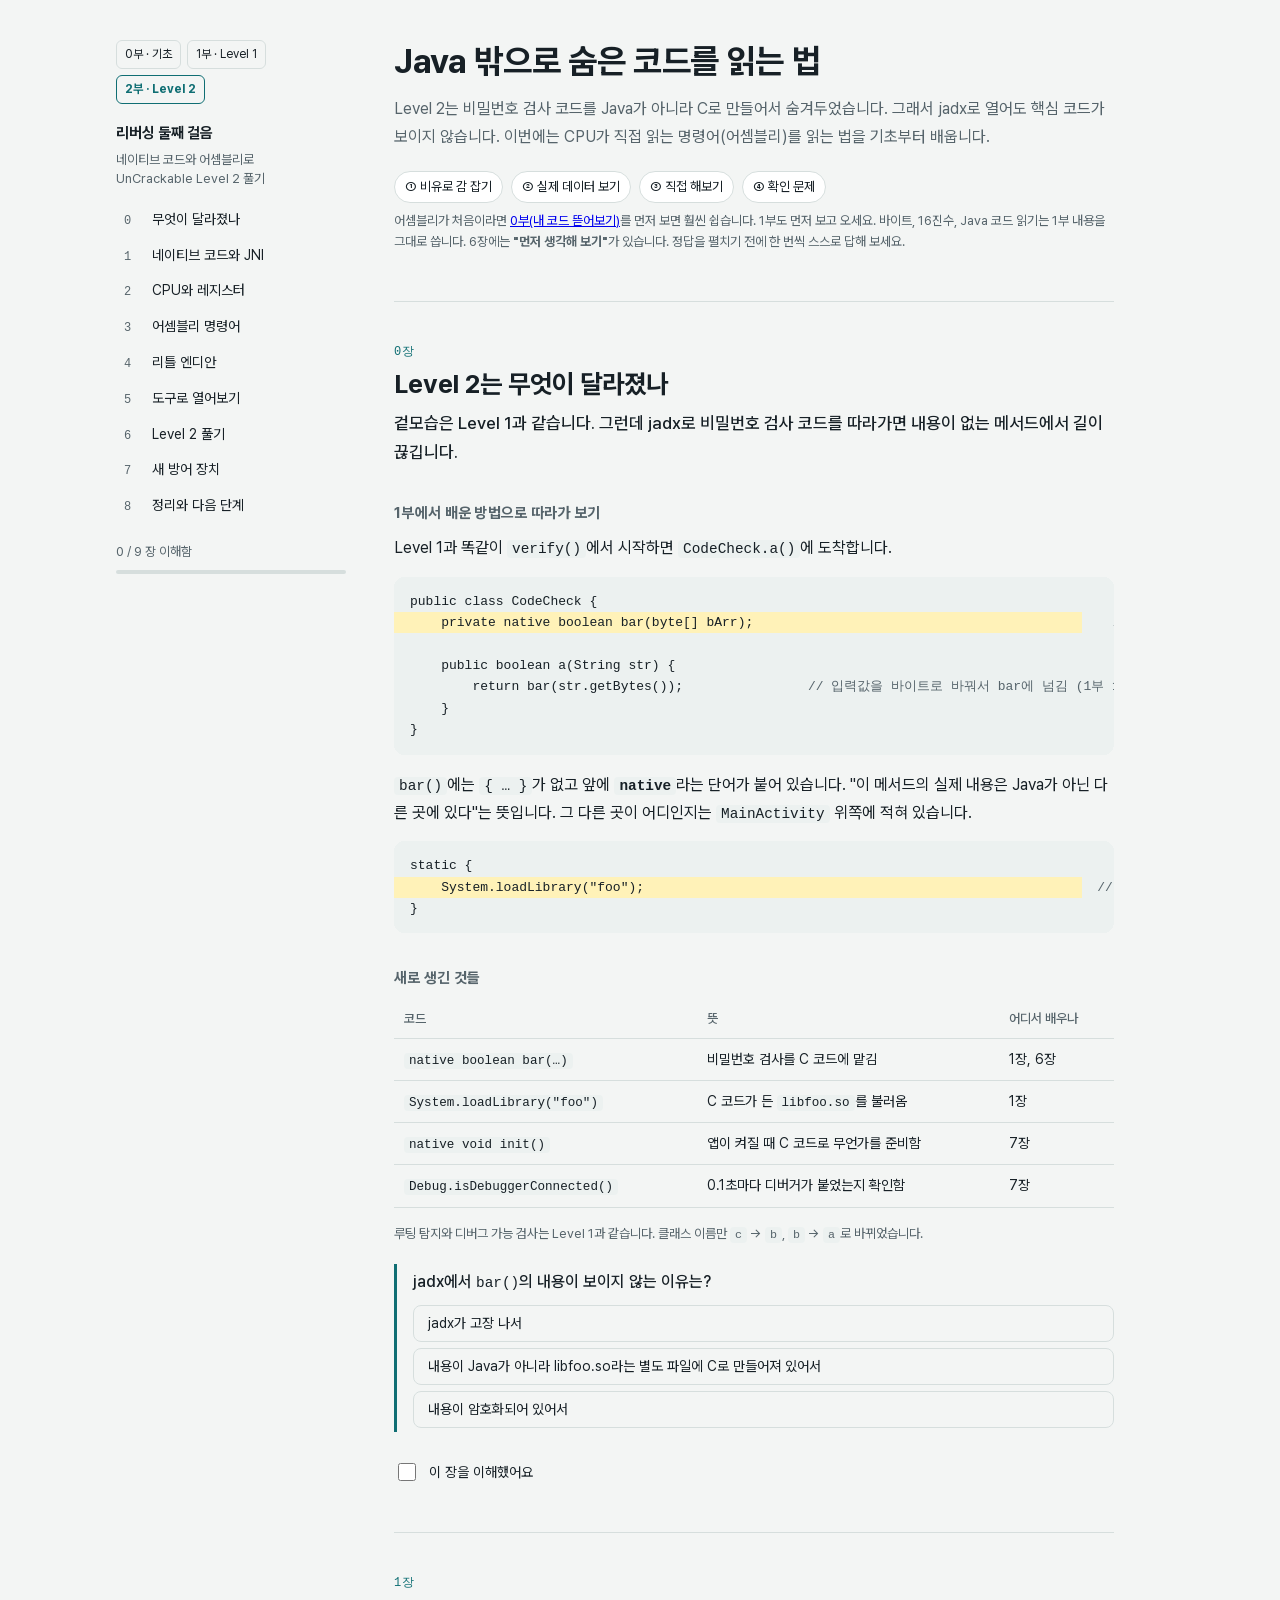
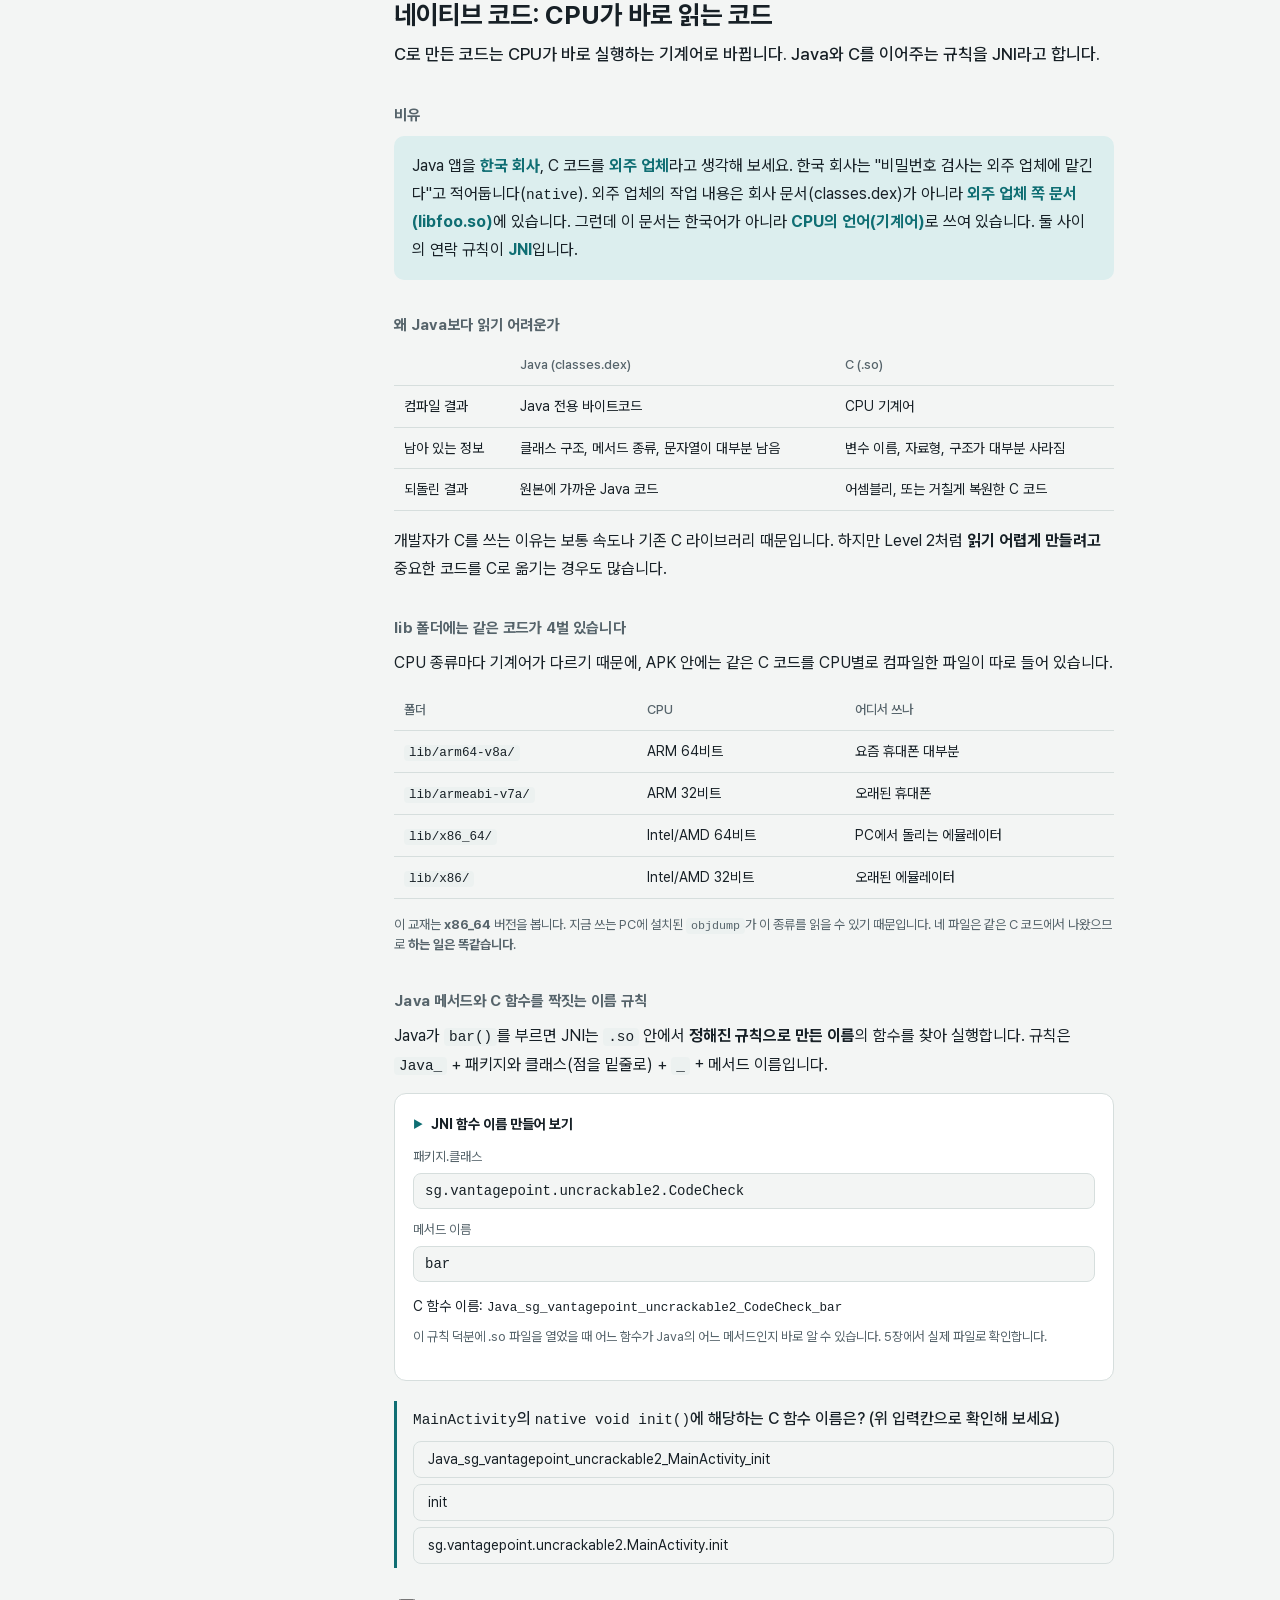
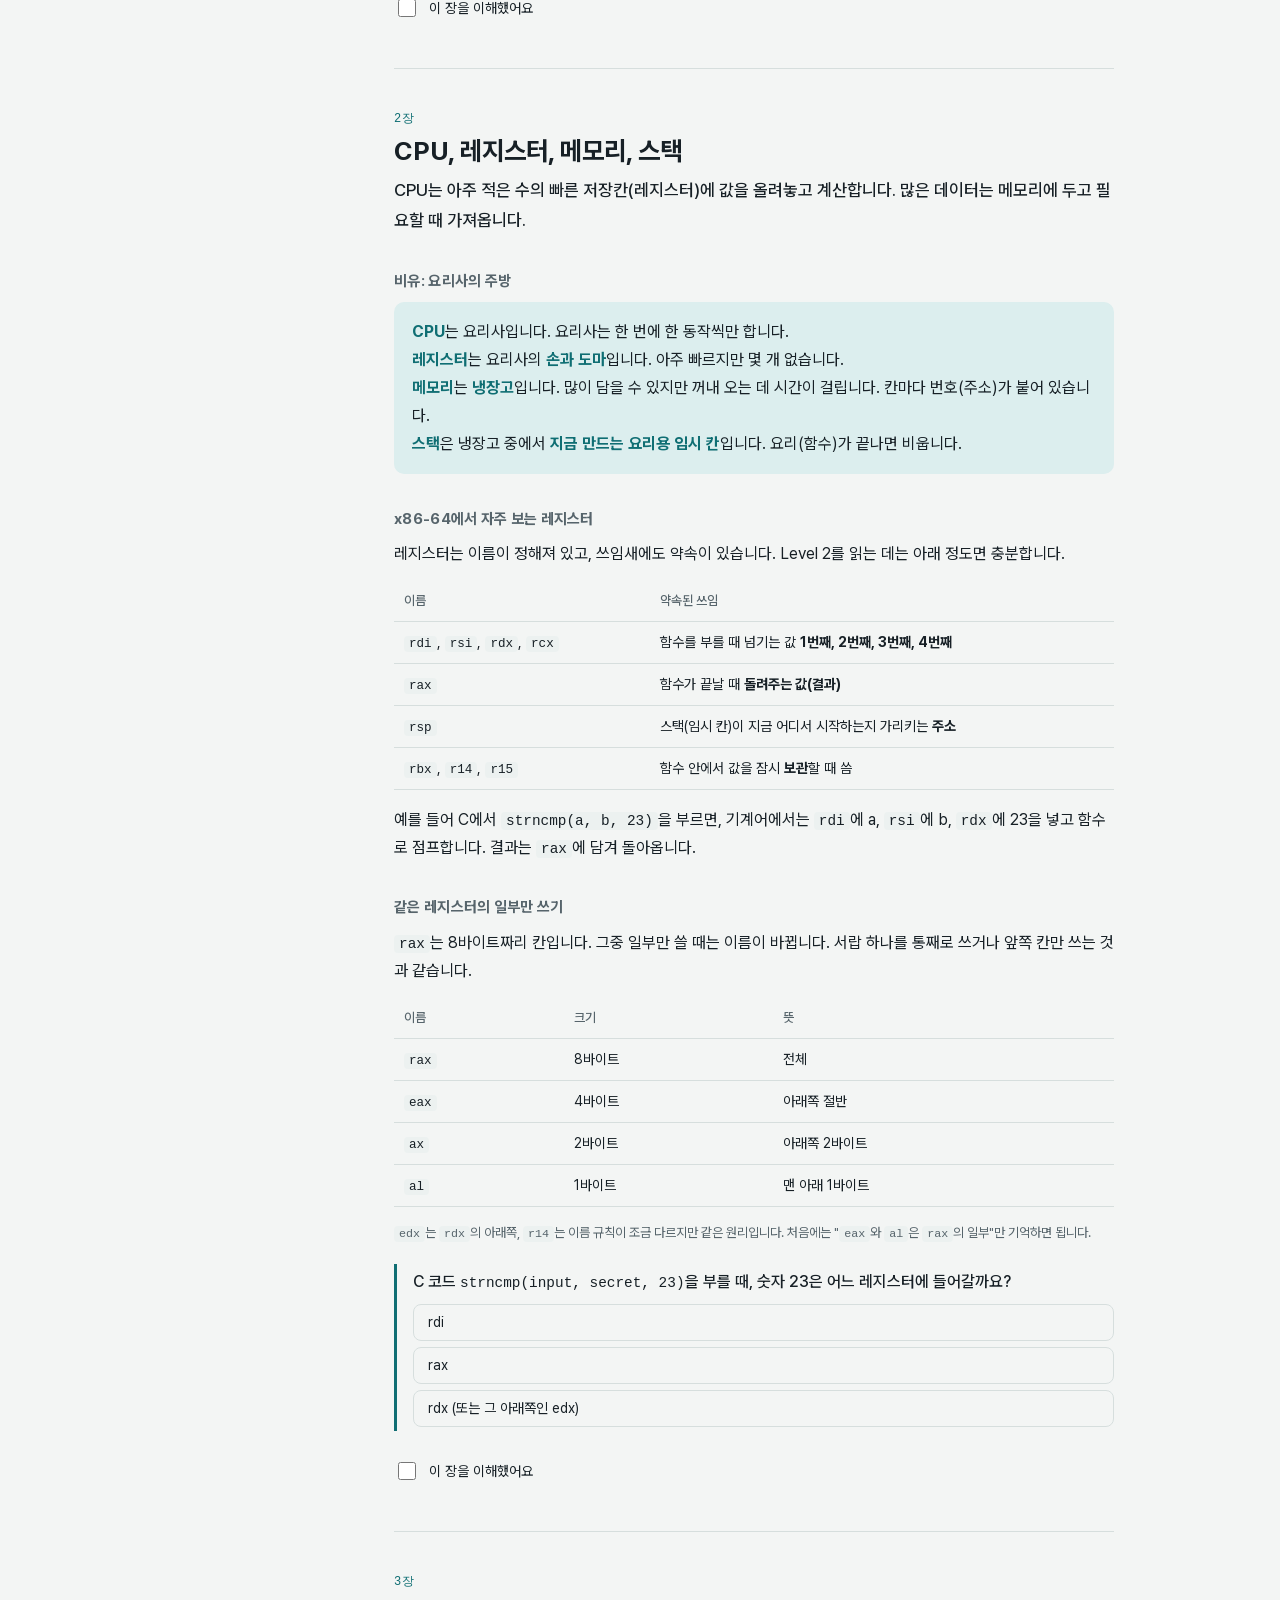
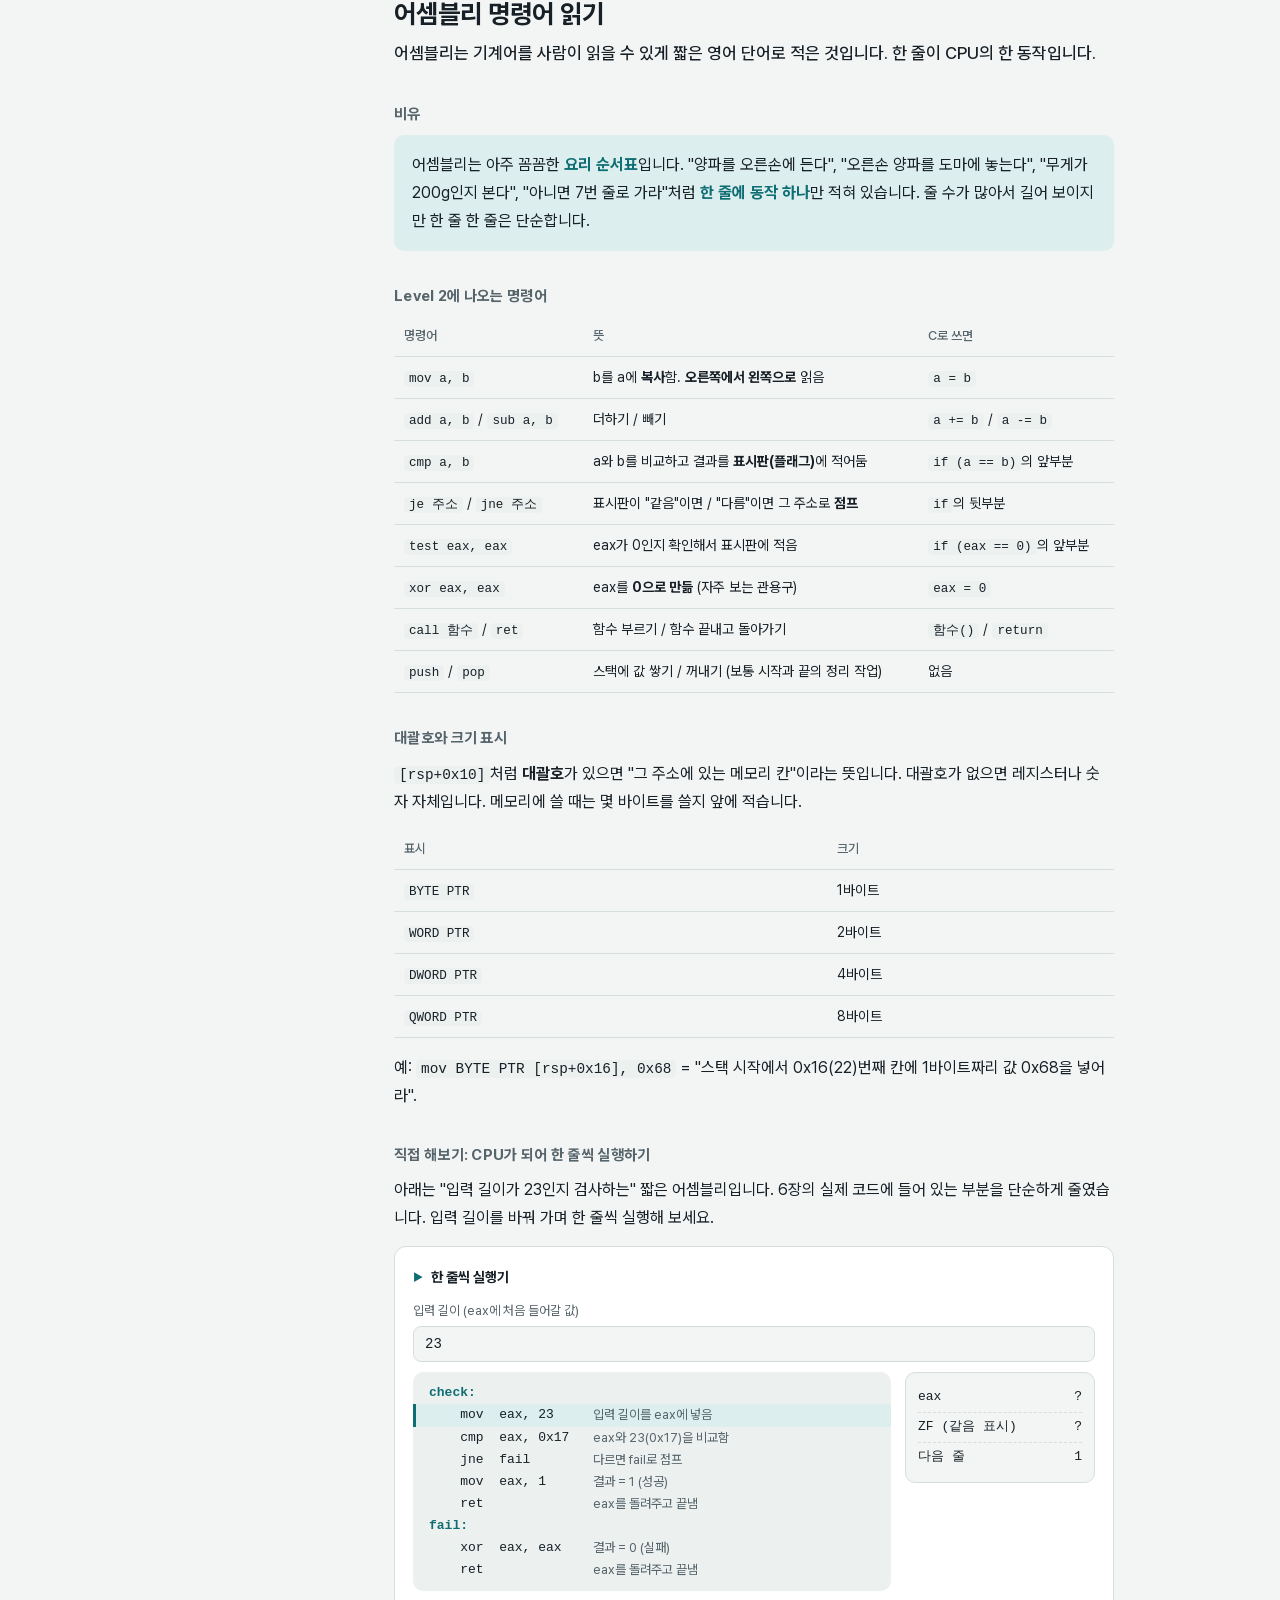
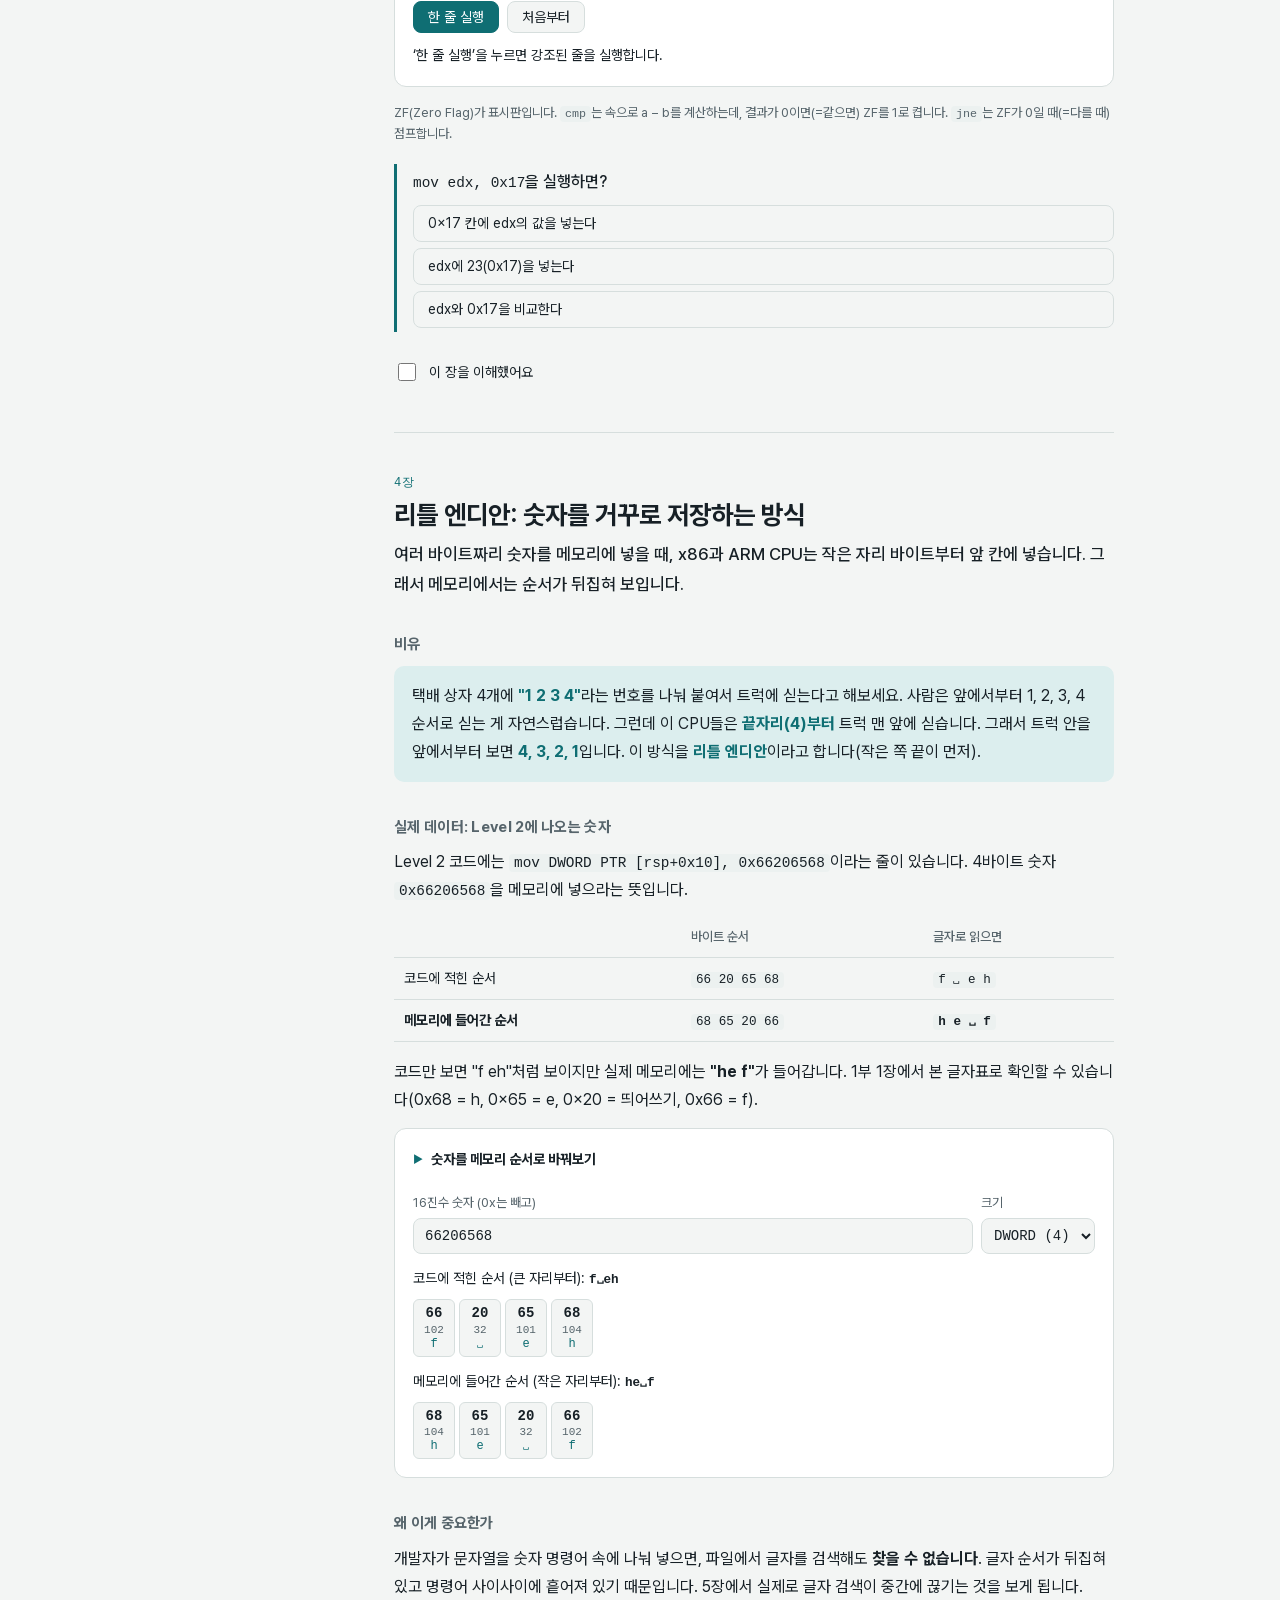
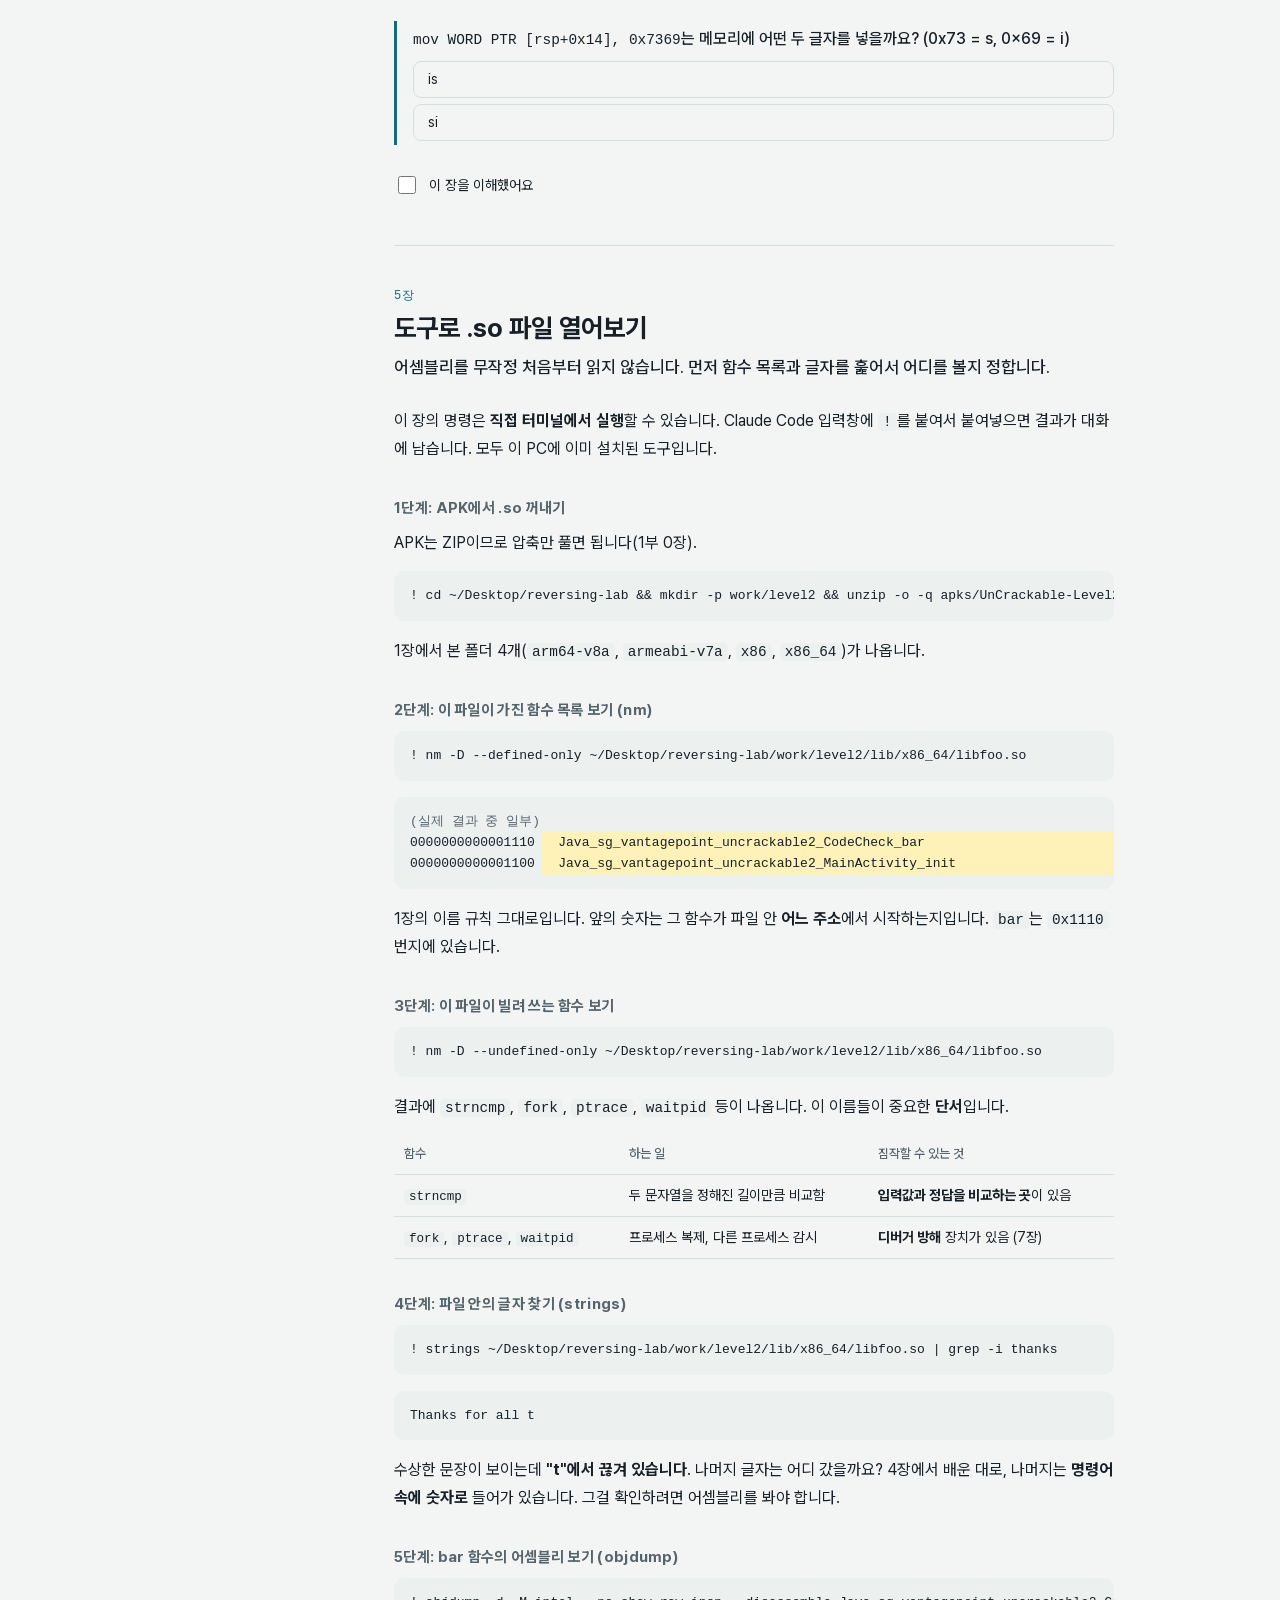
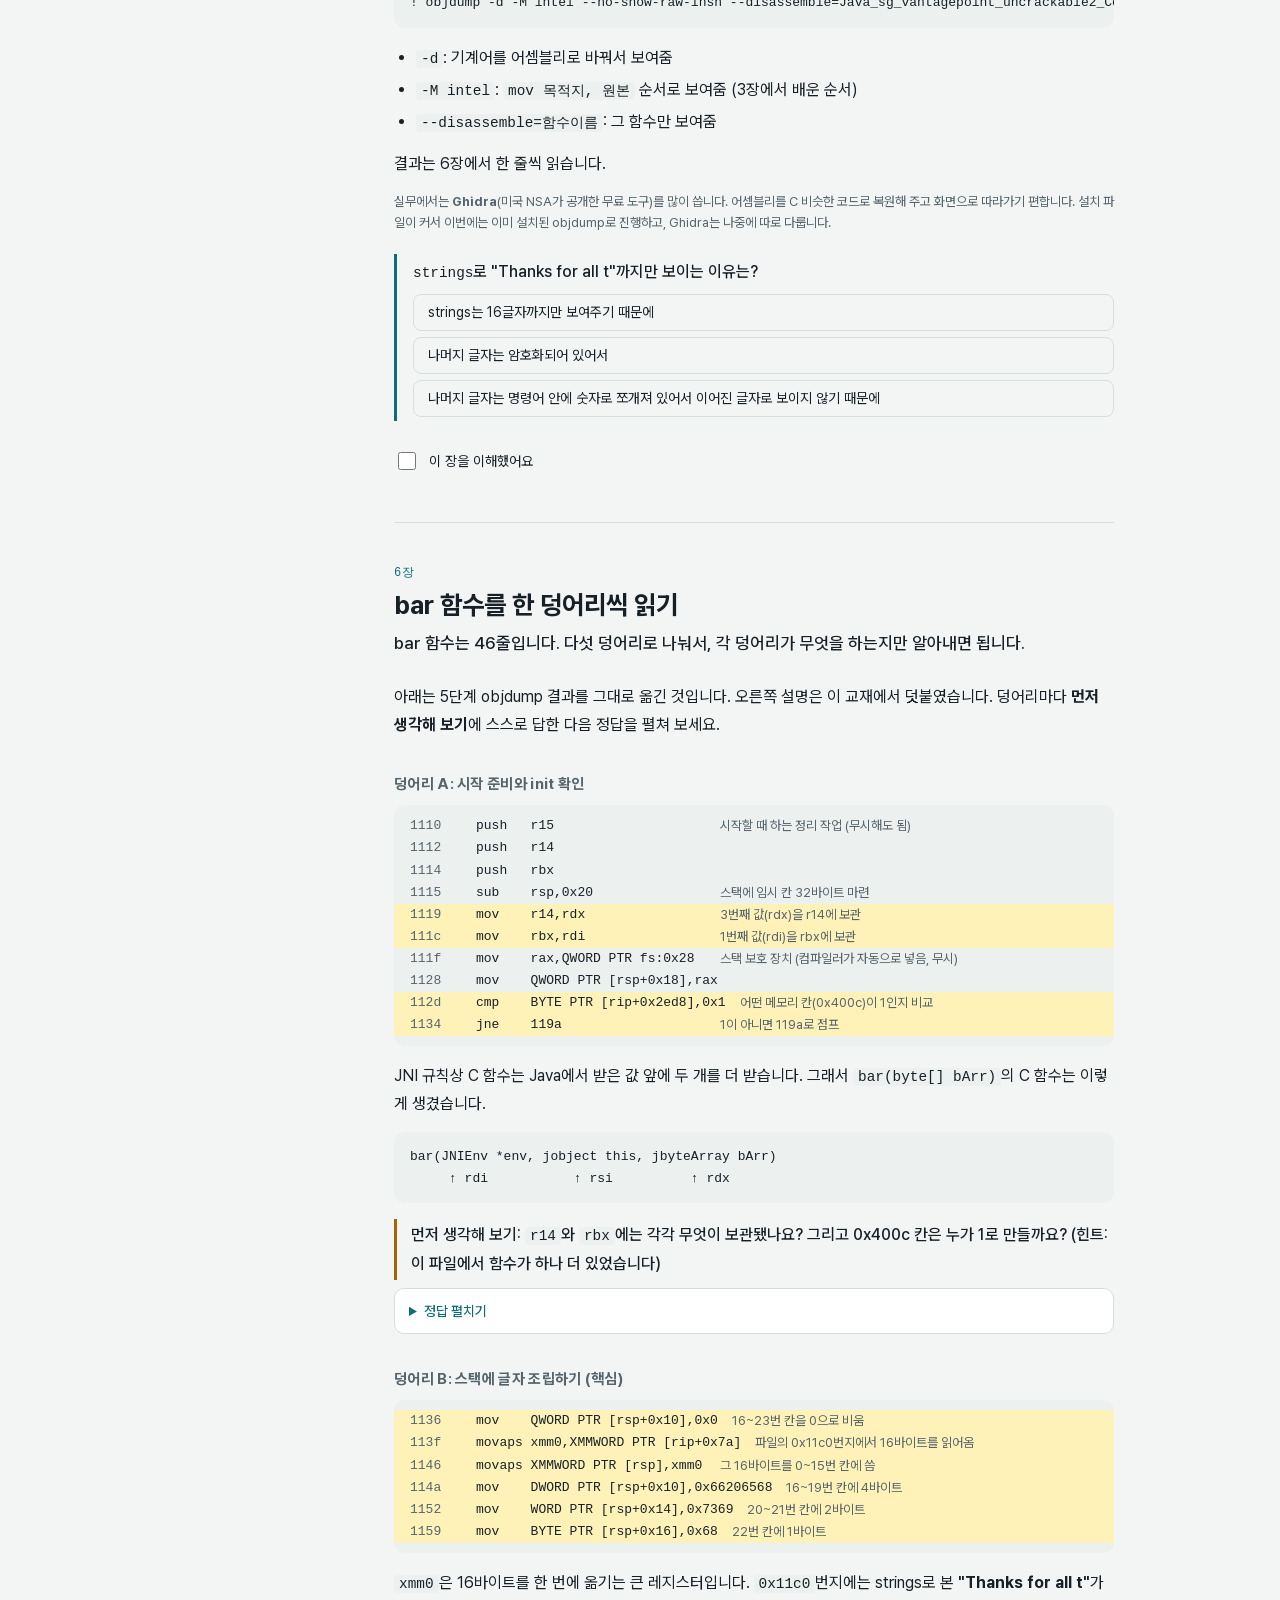
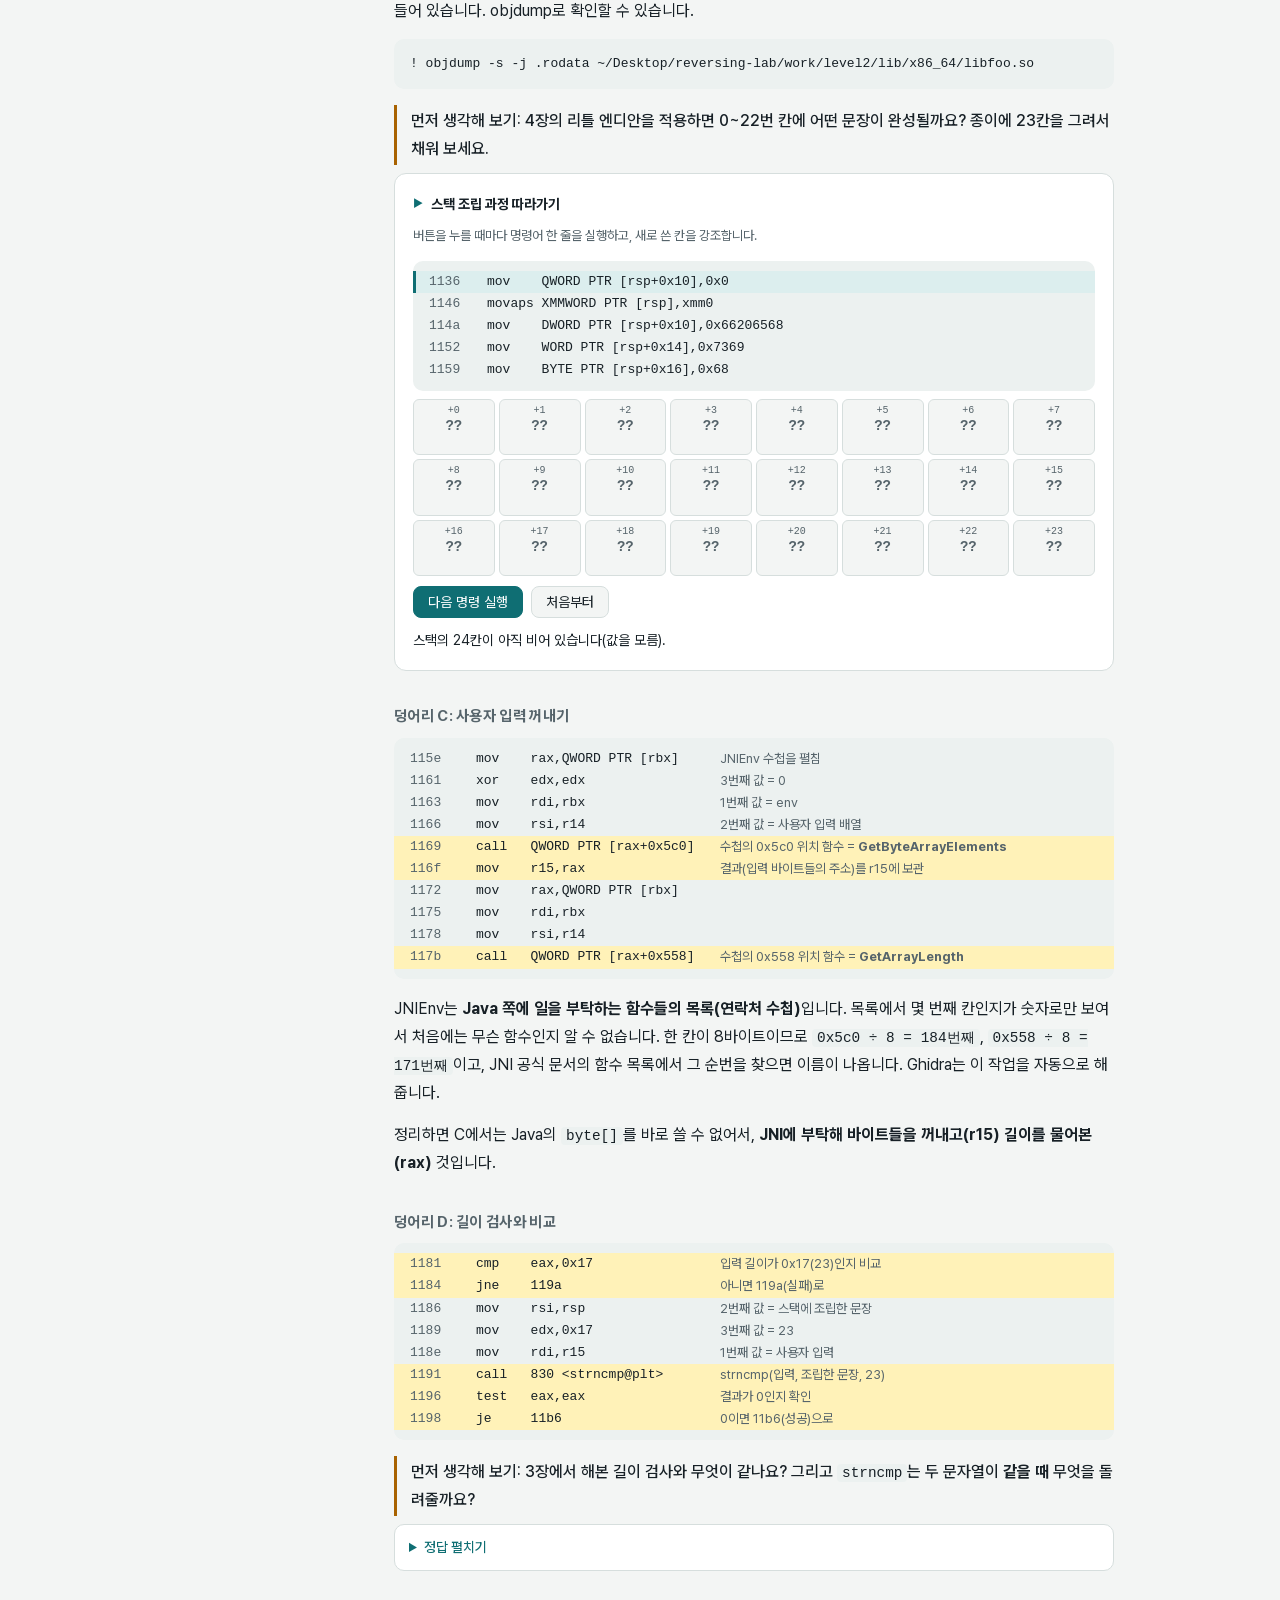
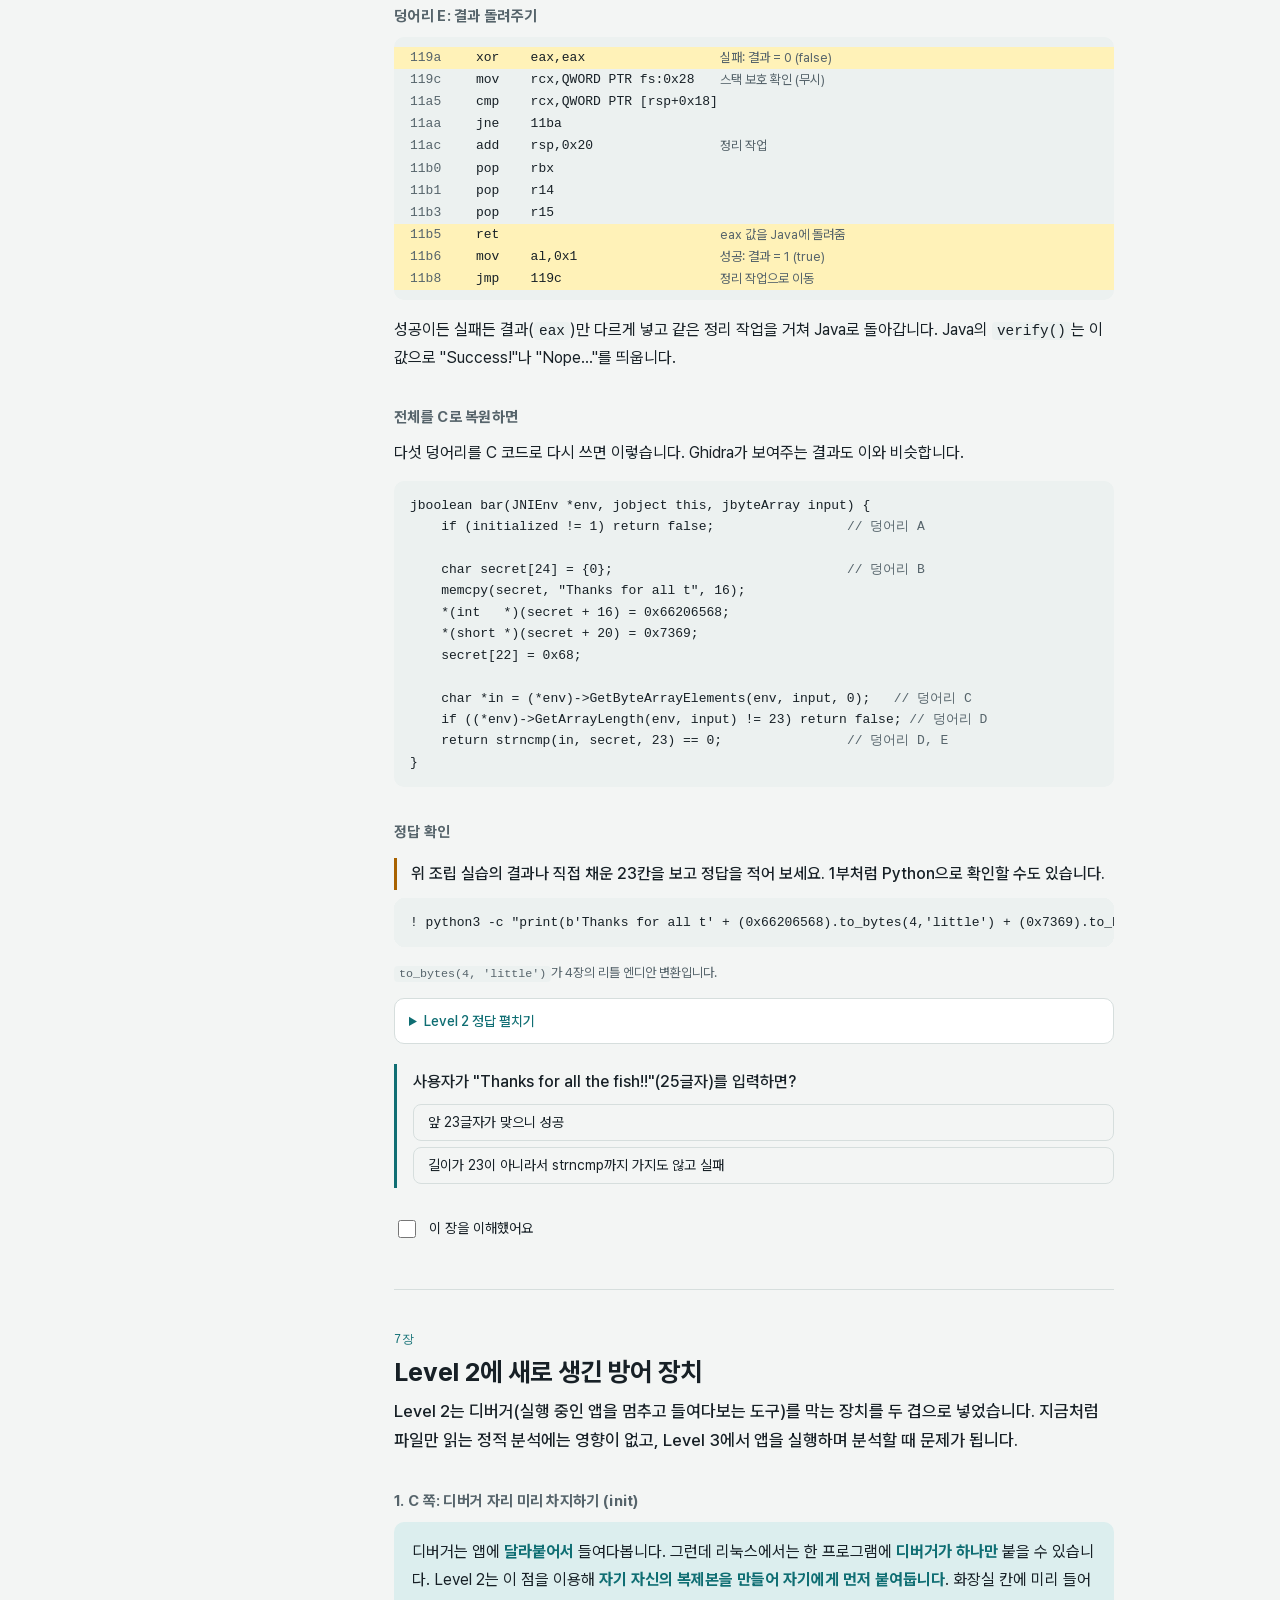
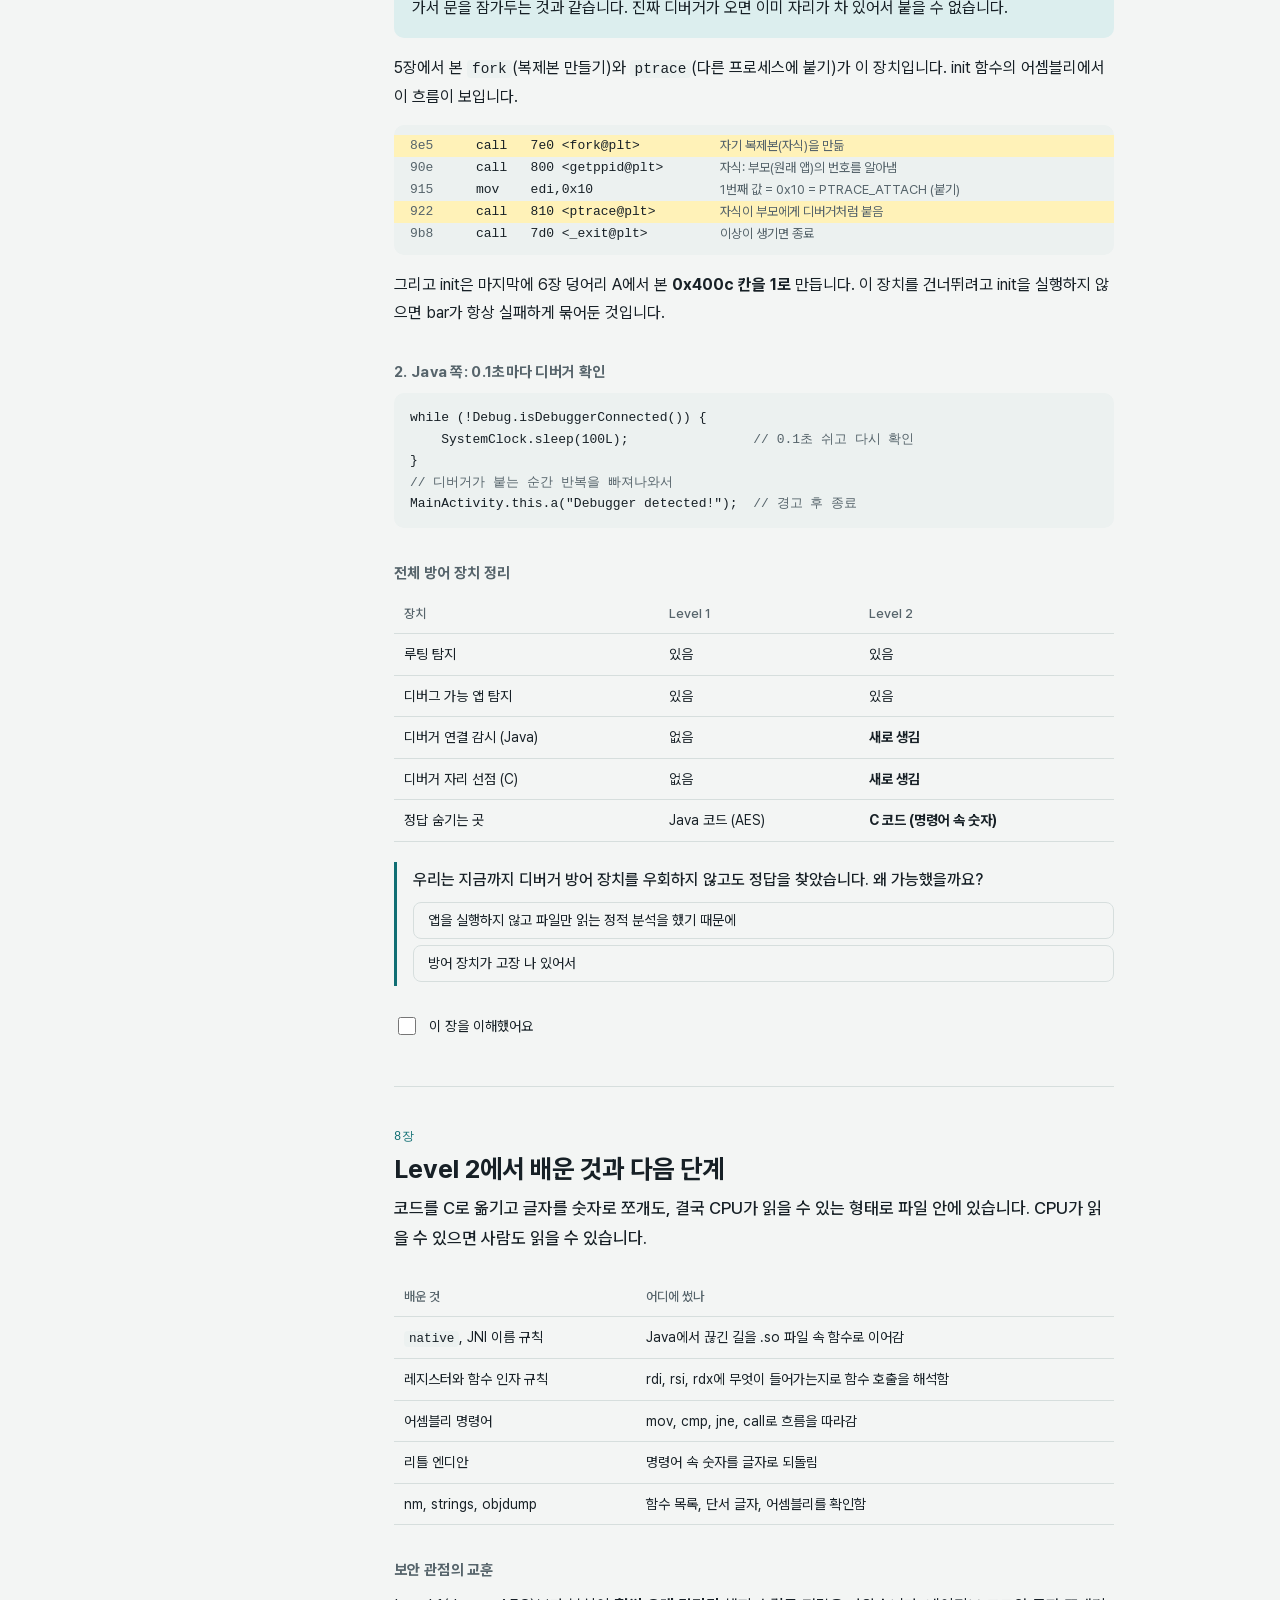
<file: guide/level2-native.html>
<!doctype html>
<html lang="ko">
<head>
<meta charset="utf-8">
<meta name="viewport" content="width=device-width, initial-scale=1, viewport-fit=cover">
<title>리버싱 둘째 걸음</title>
<link rel="stylesheet" href="assets/guide.css">
</head>
<body>

<div class="wrap">
<nav class="toc" aria-label="목차">
  <div class="parts"><a href="c-to-assembly.html">0부 · 기초</a><a href="reversing-basics.html">1부 · Level 1</a><a href="level2-native.html" aria-current="page">2부 · Level 2</a></div>
  <div class="brand">리버싱 둘째 걸음</div>
  <div class="sub">네이티브 코드와 어셈블리로<br>UnCrackable Level 2 풀기</div>
  <ol id="toc"></ol>
  <div class="progress"><span id="progText"></span><div class="bar"><i id="progBar"></i></div></div>
</nav>

<main>
<header class="intro">
  <h1>Java 밖으로 숨은 코드를 읽는 법</h1>
  <p>Level 2는 비밀번호 검사 코드를 Java가 아니라 C로 만들어서 숨겨두었습니다. 그래서 jadx로 열어도 핵심 코드가 보이지 않습니다. 이번에는 CPU가 직접 읽는 명령어(어셈블리)를 읽는 법을 기초부터 배웁니다.</p>
  <div class="howto"><span>① 비유로 감 잡기</span><span>② 실제 데이터 보기</span><span>③ 직접 해보기</span><span>④ 확인 문제</span></div>
  <p class="note">어셈블리가 처음이라면 <a href="c-to-assembly.html">0부(내 코드 뜯어보기)</a>를 먼저 보면 훨씬 쉽습니다. 1부도 먼저 보고 오세요. 바이트, 16진수, Java 코드 읽기는 1부 내용을 그대로 씁니다. 6장에는 <b>"먼저 생각해 보기"</b>가 있습니다. 정답을 펼치기 전에 한 번씩 스스로 답해 보세요.</p>
</header>

<!-- 0장 -->
<section class="ch" id="ch0" data-title="무엇이 달라졌나">
  <div class="eyebrow">0장</div>
  <h2>Level 2는 무엇이 달라졌나</h2>
  <p class="oneline">겉모습은 Level 1과 같습니다. 그런데 jadx로 비밀번호 검사 코드를 따라가면 내용이 없는 메서드에서 길이 끊깁니다.</p>

  <h3>1부에서 배운 방법으로 따라가 보기</h3>
  <p>Level 1과 똑같이 <code>verify()</code>에서 시작하면 <code>CodeCheck.a()</code>에 도착합니다.</p>
<pre>public class CodeCheck {
<span class="hl">    private native boolean bar(byte[] bArr);</span>      <span class="c">// 내용({ })이 없음!</span>

    public boolean a(String str) {
        return bar(str.getBytes());                <span class="c">// 입력값을 바이트로 바꿔서 bar에 넘김 (1부 1장)</span>
    }
}</pre>
  <p><code>bar()</code>에는 <code>{ … }</code>가 없고 앞에 <b><code>native</code></b>라는 단어가 붙어 있습니다. "이 메서드의 실제 내용은 Java가 아닌 다른 곳에 있다"는 뜻입니다. 그 다른 곳이 어디인지는 <code>MainActivity</code> 위쪽에 적혀 있습니다.</p>
<pre>static {
<span class="hl">    System.loadLibrary("foo");</span>    <span class="c">// libfoo.so 파일을 불러옴</span>
}</pre>

  <h3>새로 생긴 것들</h3>
  <div class="tbl"><table>
    <tr><th>코드</th><th>뜻</th><th>어디서 배우나</th></tr>
    <tr><td><code>native boolean bar(…)</code></td><td>비밀번호 검사를 C 코드에 맡김</td><td>1장, 6장</td></tr>
    <tr><td><code>System.loadLibrary("foo")</code></td><td>C 코드가 든 <code>libfoo.so</code>를 불러옴</td><td>1장</td></tr>
    <tr><td><code>native void init()</code></td><td>앱이 켜질 때 C 코드로 무언가를 준비함</td><td>7장</td></tr>
    <tr><td><code>Debug.isDebuggerConnected()</code></td><td>0.1초마다 디버거가 붙었는지 확인함</td><td>7장</td></tr>
  </table></div>
  <p class="note">루팅 탐지와 디버그 가능 검사는 Level 1과 같습니다. 클래스 이름만 <code>c</code> → <code>b</code>, <code>b</code> → <code>a</code>로 바뀌었습니다.</p>

  <div class="quiz" data-answer="b">
    <div class="q">jadx에서 <code>bar()</code>의 내용이 보이지 않는 이유는?</div>
    <div class="opts">
      <button data-k="a">jadx가 고장 나서</button>
      <button data-k="b">내용이 Java가 아니라 libfoo.so라는 별도 파일에 C로 만들어져 있어서</button>
      <button data-k="c">내용이 암호화되어 있어서</button>
    </div>
    <div class="why" hidden>jadx는 <code>classes.dex</code>(Java 쪽 코드)만 디컴파일합니다. <code>native</code> 메서드의 내용은 APK 안의 <code>lib/</code> 폴더에 있는 <code>.so</code> 파일에 있어서 다른 도구로 봐야 합니다.</div>
  </div>
  <label class="done-row"><input type="checkbox" id="done-ch0"> 이 장을 이해했어요</label>
</section>

<!-- 1장 -->
<section class="ch" id="ch1" data-title="네이티브 코드와 JNI">
  <div class="eyebrow">1장</div>
  <h2>네이티브 코드: CPU가 바로 읽는 코드</h2>
  <p class="oneline">C로 만든 코드는 CPU가 바로 실행하는 기계어로 바뀝니다. Java와 C를 이어주는 규칙을 JNI라고 합니다.</p>

  <h3>비유</h3>
  <div class="analogy">Java 앱을 <b>한국 회사</b>, C 코드를 <b>외주 업체</b>라고 생각해 보세요. 한국 회사는 "비밀번호 검사는 외주 업체에 맡긴다"고 적어둡니다(<code>native</code>). 외주 업체의 작업 내용은 회사 문서(classes.dex)가 아니라 <b>외주 업체 쪽 문서(libfoo.so)</b>에 있습니다. 그런데 이 문서는 한국어가 아니라 <b>CPU의 언어(기계어)</b>로 쓰여 있습니다. 둘 사이의 연락 규칙이 <b>JNI</b>입니다.</div>

  <h3>왜 Java보다 읽기 어려운가</h3>
  <div class="tbl"><table>
    <tr><th></th><th>Java (classes.dex)</th><th>C (.so)</th></tr>
    <tr><td>컴파일 결과</td><td>Java 전용 바이트코드</td><td>CPU 기계어</td></tr>
    <tr><td>남아 있는 정보</td><td>클래스 구조, 메서드 종류, 문자열이 대부분 남음</td><td>변수 이름, 자료형, 구조가 대부분 사라짐</td></tr>
    <tr><td>되돌린 결과</td><td>원본에 가까운 Java 코드</td><td>어셈블리, 또는 거칠게 복원한 C 코드</td></tr>
  </table></div>
  <p>개발자가 C를 쓰는 이유는 보통 속도나 기존 C 라이브러리 때문입니다. 하지만 Level 2처럼 <b>읽기 어렵게 만들려고</b> 중요한 코드를 C로 옮기는 경우도 많습니다.</p>

  <h3>lib 폴더에는 같은 코드가 4벌 있습니다</h3>
  <p>CPU 종류마다 기계어가 다르기 때문에, APK 안에는 같은 C 코드를 CPU별로 컴파일한 파일이 따로 들어 있습니다.</p>
  <div class="tbl"><table>
    <tr><th>폴더</th><th>CPU</th><th>어디서 쓰나</th></tr>
    <tr><td><code>lib/arm64-v8a/</code></td><td>ARM 64비트</td><td>요즘 휴대폰 대부분</td></tr>
    <tr><td><code>lib/armeabi-v7a/</code></td><td>ARM 32비트</td><td>오래된 휴대폰</td></tr>
    <tr><td><code>lib/x86_64/</code></td><td>Intel/AMD 64비트</td><td>PC에서 돌리는 에뮬레이터</td></tr>
    <tr><td><code>lib/x86/</code></td><td>Intel/AMD 32비트</td><td>오래된 에뮬레이터</td></tr>
  </table></div>
  <p class="note">이 교재는 <b>x86_64</b> 버전을 봅니다. 지금 쓰는 PC에 설치된 <code>objdump</code>가 이 종류를 읽을 수 있기 때문입니다. 네 파일은 같은 C 코드에서 나왔으므로 <b>하는 일은 똑같습니다</b>.</p>

  <h3>Java 메서드와 C 함수를 짝짓는 이름 규칙</h3>
  <p>Java가 <code>bar()</code>를 부르면 JNI는 <code>.so</code> 안에서 <b>정해진 규칙으로 만든 이름</b>의 함수를 찾아 실행합니다. 규칙은 <code>Java_</code> + 패키지와 클래스(점을 밑줄로) + <code>_</code> + 메서드 이름입니다.</p>
  <div class="lab">
    <div class="lab-t">JNI 함수 이름 만들어 보기</div>
    <label for="jniCls">패키지.클래스</label>
    <input type="text" id="jniCls" value="sg.vantagepoint.uncrackable2.CodeCheck">
    <label for="jniMeth">메서드 이름</label>
    <input type="text" id="jniMeth" value="bar">
    <div class="out" id="jniOut"></div>
    <p class="note">이 규칙 덕분에 .so 파일을 열었을 때 어느 함수가 Java의 어느 메서드인지 바로 알 수 있습니다. 5장에서 실제 파일로 확인합니다.</p>
  </div>

  <div class="quiz" data-answer="a">
    <div class="q"><code>MainActivity</code>의 <code>native void init()</code>에 해당하는 C 함수 이름은? (위 입력칸으로 확인해 보세요)</div>
    <div class="opts">
      <button data-k="a">Java_sg_vantagepoint_uncrackable2_MainActivity_init</button>
      <button data-k="b">init</button>
      <button data-k="c">sg.vantagepoint.uncrackable2.MainActivity.init</button>
    </div>
    <div class="why" hidden>패키지와 클래스의 점(<code>.</code>)이 모두 밑줄(<code>_</code>)로 바뀌고 앞에 <code>Java_</code>가 붙습니다.</div>
  </div>
  <label class="done-row"><input type="checkbox" id="done-ch1"> 이 장을 이해했어요</label>
</section>

<!-- 2장 -->
<section class="ch" id="ch2" data-title="CPU와 레지스터">
  <div class="eyebrow">2장</div>
  <h2>CPU, 레지스터, 메모리, 스택</h2>
  <p class="oneline">CPU는 아주 적은 수의 빠른 저장칸(레지스터)에 값을 올려놓고 계산합니다. 많은 데이터는 메모리에 두고 필요할 때 가져옵니다.</p>

  <h3>비유: 요리사의 주방</h3>
  <div class="analogy">
    <b>CPU</b>는 요리사입니다. 요리사는 한 번에 한 동작씩만 합니다.<br>
    <b>레지스터</b>는 요리사의 <b>손과 도마</b>입니다. 아주 빠르지만 몇 개 없습니다.<br>
    <b>메모리</b>는 <b>냉장고</b>입니다. 많이 담을 수 있지만 꺼내 오는 데 시간이 걸립니다. 칸마다 번호(주소)가 붙어 있습니다.<br>
    <b>스택</b>은 냉장고 중에서 <b>지금 만드는 요리용 임시 칸</b>입니다. 요리(함수)가 끝나면 비웁니다.
  </div>

  <h3>x86-64에서 자주 보는 레지스터</h3>
  <p>레지스터는 이름이 정해져 있고, 쓰임새에도 약속이 있습니다. Level 2를 읽는 데는 아래 정도면 충분합니다.</p>
  <div class="tbl"><table>
    <tr><th>이름</th><th>약속된 쓰임</th></tr>
    <tr><td><code>rdi</code>, <code>rsi</code>, <code>rdx</code>, <code>rcx</code></td><td>함수를 부를 때 넘기는 값 <b>1번째, 2번째, 3번째, 4번째</b></td></tr>
    <tr><td><code>rax</code></td><td>함수가 끝날 때 <b>돌려주는 값(결과)</b></td></tr>
    <tr><td><code>rsp</code></td><td>스택(임시 칸)이 지금 어디서 시작하는지 가리키는 <b>주소</b></td></tr>
    <tr><td><code>rbx</code>, <code>r14</code>, <code>r15</code></td><td>함수 안에서 값을 잠시 <b>보관</b>할 때 씀</td></tr>
  </table></div>
  <p>예를 들어 C에서 <code>strncmp(a, b, 23)</code>을 부르면, 기계어에서는 <code>rdi</code>에 a, <code>rsi</code>에 b, <code>rdx</code>에 23을 넣고 함수로 점프합니다. 결과는 <code>rax</code>에 담겨 돌아옵니다.</p>

  <h3>같은 레지스터의 일부만 쓰기</h3>
  <p><code>rax</code>는 8바이트짜리 칸입니다. 그중 일부만 쓸 때는 이름이 바뀝니다. 서랍 하나를 통째로 쓰거나 앞쪽 칸만 쓰는 것과 같습니다.</p>
  <div class="tbl"><table>
    <tr><th>이름</th><th>크기</th><th>뜻</th></tr>
    <tr><td><code>rax</code></td><td>8바이트</td><td>전체</td></tr>
    <tr><td><code>eax</code></td><td>4바이트</td><td>아래쪽 절반</td></tr>
    <tr><td><code>ax</code></td><td>2바이트</td><td>아래쪽 2바이트</td></tr>
    <tr><td><code>al</code></td><td>1바이트</td><td>맨 아래 1바이트</td></tr>
  </table></div>
  <p class="note"><code>edx</code>는 <code>rdx</code>의 아래쪽, <code>r14</code>는 이름 규칙이 조금 다르지만 같은 원리입니다. 처음에는 "<code>eax</code>와 <code>al</code>은 <code>rax</code>의 일부"만 기억하면 됩니다.</p>

  <div class="quiz" data-answer="c">
    <div class="q">C 코드 <code>strncmp(input, secret, 23)</code>을 부를 때, 숫자 23은 어느 레지스터에 들어갈까요?</div>
    <div class="opts">
      <button data-k="a">rdi</button>
      <button data-k="b">rax</button>
      <button data-k="c">rdx (또는 그 아래쪽인 edx)</button>
    </div>
    <div class="why" hidden>세 번째 값이므로 <code>rdx</code>입니다. 6장에서 <code>mov edx, 0x17</code>이라는 줄을 보게 되는데, <code>0x17</code>은 16진수로 23입니다.</div>
  </div>
  <label class="done-row"><input type="checkbox" id="done-ch2"> 이 장을 이해했어요</label>
</section>

<!-- 3장 -->
<section class="ch" id="ch3" data-title="어셈블리 명령어">
  <div class="eyebrow">3장</div>
  <h2>어셈블리 명령어 읽기</h2>
  <p class="oneline">어셈블리는 기계어를 사람이 읽을 수 있게 짧은 영어 단어로 적은 것입니다. 한 줄이 CPU의 한 동작입니다.</p>

  <h3>비유</h3>
  <div class="analogy">어셈블리는 아주 꼼꼼한 <b>요리 순서표</b>입니다. "양파를 오른손에 든다", "오른손 양파를 도마에 놓는다", "무게가 200g인지 본다", "아니면 7번 줄로 가라"처럼 <b>한 줄에 동작 하나</b>만 적혀 있습니다. 줄 수가 많아서 길어 보이지만 한 줄 한 줄은 단순합니다.</div>

  <h3>Level 2에 나오는 명령어</h3>
  <div class="tbl"><table>
    <tr><th>명령어</th><th>뜻</th><th>C로 쓰면</th></tr>
    <tr><td><code>mov a, b</code></td><td>b를 a에 <b>복사</b>함. <b>오른쪽에서 왼쪽으로</b> 읽음</td><td><code>a = b</code></td></tr>
    <tr><td><code>add a, b</code> / <code>sub a, b</code></td><td>더하기 / 빼기</td><td><code>a += b</code> / <code>a -= b</code></td></tr>
    <tr><td><code>cmp a, b</code></td><td>a와 b를 비교하고 결과를 <b>표시판(플래그)</b>에 적어둠</td><td><code>if (a == b)</code>의 앞부분</td></tr>
    <tr><td><code>je 주소</code> / <code>jne 주소</code></td><td>표시판이 "같음"이면 / "다름"이면 그 주소로 <b>점프</b></td><td><code>if</code>의 뒷부분</td></tr>
    <tr><td><code>test eax, eax</code></td><td>eax가 0인지 확인해서 표시판에 적음</td><td><code>if (eax == 0)</code>의 앞부분</td></tr>
    <tr><td><code>xor eax, eax</code></td><td>eax를 <b>0으로 만듦</b> (자주 보는 관용구)</td><td><code>eax = 0</code></td></tr>
    <tr><td><code>call 함수</code> / <code>ret</code></td><td>함수 부르기 / 함수 끝내고 돌아가기</td><td><code>함수()</code> / <code>return</code></td></tr>
    <tr><td><code>push</code> / <code>pop</code></td><td>스택에 값 쌓기 / 꺼내기 (보통 시작과 끝의 정리 작업)</td><td>없음</td></tr>
  </table></div>

  <h3>대괄호와 크기 표시</h3>
  <p><code>[rsp+0x10]</code>처럼 <b>대괄호</b>가 있으면 "그 주소에 있는 메모리 칸"이라는 뜻입니다. 대괄호가 없으면 레지스터나 숫자 자체입니다. 메모리에 쓸 때는 몇 바이트를 쓸지 앞에 적습니다.</p>
  <div class="tbl"><table>
    <tr><th>표시</th><th>크기</th></tr>
    <tr><td><code>BYTE PTR</code></td><td>1바이트</td></tr>
    <tr><td><code>WORD PTR</code></td><td>2바이트</td></tr>
    <tr><td><code>DWORD PTR</code></td><td>4바이트</td></tr>
    <tr><td><code>QWORD PTR</code></td><td>8바이트</td></tr>
  </table></div>
  <p>예: <code>mov BYTE PTR [rsp+0x16], 0x68</code> = "스택 시작에서 0x16(22)번째 칸에 1바이트짜리 값 0x68을 넣어라".</p>

  <h3>직접 해보기: CPU가 되어 한 줄씩 실행하기</h3>
  <p>아래는 "입력 길이가 23인지 검사하는" 짧은 어셈블리입니다. 6장의 실제 코드에 들어 있는 부분을 단순하게 줄였습니다. 입력 길이를 바꿔 가며 한 줄씩 실행해 보세요.</p>
  <div class="lab">
    <div class="lab-t">한 줄씩 실행기</div>
    <label for="stepLen">입력 길이 (eax에 처음 들어갈 값)</label>
    <input type="text" id="stepLen" value="23" inputmode="numeric">
    <div class="cpu">
      <div class="asm" id="stepAsm" style="margin:0"></div>
      <div>
        <div class="regs" id="stepRegs"></div>
      </div>
    </div>
    <div class="row"><button class="primary" id="stepBtn">한 줄 실행</button><button id="stepReset">처음부터</button></div>
    <div class="cpu-msg" id="stepMsg"></div>
  </div>
  <p class="note">ZF(Zero Flag)가 표시판입니다. <code>cmp</code>는 속으로 a − b를 계산하는데, 결과가 0이면(=같으면) ZF를 1로 켭니다. <code>jne</code>는 ZF가 0일 때(=다를 때) 점프합니다.</p>

  <div class="quiz" data-answer="b">
    <div class="q"><code>mov edx, 0x17</code>을 실행하면?</div>
    <div class="opts">
      <button data-k="a">0x17 칸에 edx의 값을 넣는다</button>
      <button data-k="b">edx에 23(0x17)을 넣는다</button>
      <button data-k="c">edx와 0x17을 비교한다</button>
    </div>
    <div class="why" hidden><code>mov</code>는 <b>오른쪽 값을 왼쪽에</b> 넣습니다. 그리고 대괄호가 없으니 메모리가 아니라 레지스터 edx 자체에 넣습니다.</div>
  </div>
  <label class="done-row"><input type="checkbox" id="done-ch3"> 이 장을 이해했어요</label>
</section>

<!-- 4장 -->
<section class="ch" id="ch4" data-title="리틀 엔디안">
  <div class="eyebrow">4장</div>
  <h2>리틀 엔디안: 숫자를 거꾸로 저장하는 방식</h2>
  <p class="oneline">여러 바이트짜리 숫자를 메모리에 넣을 때, x86과 ARM CPU는 작은 자리 바이트부터 앞 칸에 넣습니다. 그래서 메모리에서는 순서가 뒤집혀 보입니다.</p>

  <h3>비유</h3>
  <div class="analogy">택배 상자 4개에 <b>"1 2 3 4"</b>라는 번호를 나눠 붙여서 트럭에 싣는다고 해보세요. 사람은 앞에서부터 1, 2, 3, 4 순서로 싣는 게 자연스럽습니다. 그런데 이 CPU들은 <b>끝자리(4)부터</b> 트럭 맨 앞에 싣습니다. 그래서 트럭 안을 앞에서부터 보면 <b>4, 3, 2, 1</b>입니다. 이 방식을 <b>리틀 엔디안</b>이라고 합니다(작은 쪽 끝이 먼저).</div>

  <h3>실제 데이터: Level 2에 나오는 숫자</h3>
  <p>Level 2 코드에는 <code>mov DWORD PTR [rsp+0x10], 0x66206568</code>이라는 줄이 있습니다. 4바이트 숫자 <code>0x66206568</code>을 메모리에 넣으라는 뜻입니다.</p>
  <div class="tbl"><table>
    <tr><th></th><th>바이트 순서</th><th>글자로 읽으면</th></tr>
    <tr><td>코드에 적힌 순서</td><td><code>66 20 65 68</code></td><td><code>f ␣ e h</code></td></tr>
    <tr><td><b>메모리에 들어간 순서</b></td><td><code>68 65 20 66</code></td><td><b><code>h e ␣ f</code></b></td></tr>
  </table></div>
  <p>코드만 보면 "f eh"처럼 보이지만 실제 메모리에는 <b>"he f"</b>가 들어갑니다. 1부 1장에서 본 글자표로 확인할 수 있습니다(0x68 = h, 0x65 = e, 0x20 = 띄어쓰기, 0x66 = f).</p>

  <div class="lab">
    <div class="lab-t">숫자를 메모리 순서로 바꿔보기</div>
    <div class="row" style="margin-top:0">
      <div style="flex:1;min-width:180px"><label for="leVal">16진수 숫자 (0x는 빼고)</label><input type="text" id="leVal" value="66206568"></div>
      <div><label for="leSize">크기</label><select id="leSize"><option value="1">BYTE (1)</option><option value="2">WORD (2)</option><option value="4" selected>DWORD (4)</option><option value="8">QWORD (8)</option></select></div>
    </div>
    <div class="out" id="leOut"></div>
  </div>

  <h3>왜 이게 중요한가</h3>
  <p>개발자가 문자열을 숫자 명령어 속에 나눠 넣으면, 파일에서 글자를 검색해도 <b>찾을 수 없습니다</b>. 글자 순서가 뒤집혀 있고 명령어 사이사이에 흩어져 있기 때문입니다. 5장에서 실제로 글자 검색이 중간에 끊기는 것을 보게 됩니다.</p>

  <div class="quiz" data-answer="a">
    <div class="q"><code>mov WORD PTR [rsp+0x14], 0x7369</code>는 메모리에 어떤 두 글자를 넣을까요? (0x73 = s, 0x69 = i)</div>
    <div class="opts">
      <button data-k="a">is</button>
      <button data-k="b">si</button>
    </div>
    <div class="why" hidden>코드에는 <code>73 69</code>(s i) 순서로 적혀 있지만, 메모리에는 뒤집혀서 <code>69 73</code>, 즉 <b>"is"</b>가 들어갑니다. 위 입력칸에 <code>7369</code>, WORD를 넣어 확인해 보세요.</div>
  </div>
  <label class="done-row"><input type="checkbox" id="done-ch4"> 이 장을 이해했어요</label>
</section>

<!-- 5장 -->
<section class="ch" id="ch5" data-title="도구로 열어보기">
  <div class="eyebrow">5장</div>
  <h2>도구로 .so 파일 열어보기</h2>
  <p class="oneline">어셈블리를 무작정 처음부터 읽지 않습니다. 먼저 함수 목록과 글자를 훑어서 어디를 볼지 정합니다.</p>

  <p>이 장의 명령은 <b>직접 터미널에서 실행</b>할 수 있습니다. Claude Code 입력창에 <code>!</code>를 붙여서 붙여넣으면 결과가 대화에 남습니다. 모두 이 PC에 이미 설치된 도구입니다.</p>

  <h3>1단계: APK에서 .so 꺼내기</h3>
  <p>APK는 ZIP이므로 압축만 풀면 됩니다(1부 0장).</p>
<pre>! cd ~/Desktop/reversing-lab &amp;&amp; mkdir -p work/level2 &amp;&amp; unzip -o -q apks/UnCrackable-Level2.apk 'lib/*' -d work/level2 &amp;&amp; ls work/level2/lib</pre>
  <p>1장에서 본 폴더 4개(<code>arm64-v8a</code>, <code>armeabi-v7a</code>, <code>x86</code>, <code>x86_64</code>)가 나옵니다.</p>

  <h3>2단계: 이 파일이 가진 함수 목록 보기 (nm)</h3>
<pre>! nm -D --defined-only ~/Desktop/reversing-lab/work/level2/lib/x86_64/libfoo.so</pre>
<pre><span class="c">(실제 결과 중 일부)</span>
0000000000001110 T <span class="hl">Java_sg_vantagepoint_uncrackable2_CodeCheck_bar</span>
0000000000001100 T <span class="hl">Java_sg_vantagepoint_uncrackable2_MainActivity_init</span></pre>
  <p>1장의 이름 규칙 그대로입니다. 앞의 숫자는 그 함수가 파일 안 <b>어느 주소</b>에서 시작하는지입니다. <code>bar</code>는 <code>0x1110</code>번지에 있습니다.</p>

  <h3>3단계: 이 파일이 빌려 쓰는 함수 보기</h3>
<pre>! nm -D --undefined-only ~/Desktop/reversing-lab/work/level2/lib/x86_64/libfoo.so</pre>
  <p>결과에 <code>strncmp</code>, <code>fork</code>, <code>ptrace</code>, <code>waitpid</code> 등이 나옵니다. 이 이름들이 중요한 <b>단서</b>입니다.</p>
  <div class="tbl"><table>
    <tr><th>함수</th><th>하는 일</th><th>짐작할 수 있는 것</th></tr>
    <tr><td><code>strncmp</code></td><td>두 문자열을 정해진 길이만큼 비교함</td><td><b>입력값과 정답을 비교하는 곳</b>이 있음</td></tr>
    <tr><td><code>fork</code>, <code>ptrace</code>, <code>waitpid</code></td><td>프로세스 복제, 다른 프로세스 감시</td><td><b>디버거 방해</b> 장치가 있음 (7장)</td></tr>
  </table></div>

  <h3>4단계: 파일 안의 글자 찾기 (strings)</h3>
<pre>! strings ~/Desktop/reversing-lab/work/level2/lib/x86_64/libfoo.so | grep -i thanks</pre>
<pre>Thanks for all t</pre>
  <p>수상한 문장이 보이는데 <b>"t"에서 끊겨 있습니다</b>. 나머지 글자는 어디 갔을까요? 4장에서 배운 대로, 나머지는 <b>명령어 속에 숫자로</b> 들어가 있습니다. 그걸 확인하려면 어셈블리를 봐야 합니다.</p>

  <h3>5단계: bar 함수의 어셈블리 보기 (objdump)</h3>
<pre>! objdump -d -M intel --no-show-raw-insn --disassemble=Java_sg_vantagepoint_uncrackable2_CodeCheck_bar ~/Desktop/reversing-lab/work/level2/lib/x86_64/libfoo.so</pre>
  <ul>
    <li><code>-d</code>: 기계어를 어셈블리로 바꿔서 보여줌</li>
    <li><code>-M intel</code>: <code>mov 목적지, 원본</code> 순서로 보여줌 (3장에서 배운 순서)</li>
    <li><code>--disassemble=함수이름</code>: 그 함수만 보여줌</li>
  </ul>
  <p>결과는 6장에서 한 줄씩 읽습니다.</p>

  <p class="note">실무에서는 <b>Ghidra</b>(미국 NSA가 공개한 무료 도구)를 많이 씁니다. 어셈블리를 C 비슷한 코드로 복원해 주고 화면으로 따라가기 편합니다. 설치 파일이 커서 이번에는 이미 설치된 objdump로 진행하고, Ghidra는 나중에 따로 다룹니다.</p>

  <div class="quiz" data-answer="c">
    <div class="q"><code>strings</code>로 "Thanks for all t"까지만 보이는 이유는?</div>
    <div class="opts">
      <button data-k="a">strings는 16글자까지만 보여주기 때문에</button>
      <button data-k="b">나머지 글자는 암호화되어 있어서</button>
      <button data-k="c">나머지 글자는 명령어 안에 숫자로 쪼개져 있어서 이어진 글자로 보이지 않기 때문에</button>
    </div>
    <div class="why" hidden>strings는 파일에서 <b>글자가 연달아 있는 부분</b>만 찾습니다. 나머지 7글자는 <code>mov</code> 명령어 속 숫자로 흩어져 있고, 리틀 엔디안으로 뒤집혀 있어서 글자처럼 보이지 않습니다.</div>
  </div>
  <label class="done-row"><input type="checkbox" id="done-ch5"> 이 장을 이해했어요</label>
</section>

<!-- 6장 -->
<section class="ch" id="ch6" data-title="Level 2 풀기">
  <div class="eyebrow">6장</div>
  <h2>bar 함수를 한 덩어리씩 읽기</h2>
  <p class="oneline">bar 함수는 46줄입니다. 다섯 덩어리로 나눠서, 각 덩어리가 무엇을 하는지만 알아내면 됩니다.</p>
  <p>아래는 5단계 objdump 결과를 그대로 옮긴 것입니다. 오른쪽 설명은 이 교재에서 덧붙였습니다. 덩어리마다 <b>먼저 생각해 보기</b>에 스스로 답한 다음 정답을 펼쳐 보세요.</p>

  <h3>덩어리 A: 시작 준비와 init 확인</h3>
  <div class="asm">
    <div class="ln"><span class="ad">1110</span><span class="ins">push   r15</span><span class="cm">시작할 때 하는 정리 작업 (무시해도 됨)</span></div>
    <div class="ln"><span class="ad">1112</span><span class="ins">push   r14</span><span class="cm"></span></div>
    <div class="ln"><span class="ad">1114</span><span class="ins">push   rbx</span><span class="cm"></span></div>
    <div class="ln"><span class="ad">1115</span><span class="ins">sub    rsp,0x20</span><span class="cm">스택에 임시 칸 32바이트 마련</span></div>
    <div class="ln hl"><span class="ad">1119</span><span class="ins">mov    r14,rdx</span><span class="cm">3번째 값(rdx)을 r14에 보관</span></div>
    <div class="ln hl"><span class="ad">111c</span><span class="ins">mov    rbx,rdi</span><span class="cm">1번째 값(rdi)을 rbx에 보관</span></div>
    <div class="ln"><span class="ad">111f</span><span class="ins">mov    rax,QWORD PTR fs:0x28</span><span class="cm">스택 보호 장치 (컴파일러가 자동으로 넣음, 무시)</span></div>
    <div class="ln"><span class="ad">1128</span><span class="ins">mov    QWORD PTR [rsp+0x18],rax</span><span class="cm"></span></div>
    <div class="ln hl"><span class="ad">112d</span><span class="ins">cmp    BYTE PTR [rip+0x2ed8],0x1</span><span class="cm">어떤 메모리 칸(0x400c)이 1인지 비교</span></div>
    <div class="ln hl"><span class="ad">1134</span><span class="ins">jne    119a</span><span class="cm">1이 아니면 119a로 점프</span></div>
  </div>
  <p>JNI 규칙상 C 함수는 Java에서 받은 값 앞에 두 개를 더 받습니다. 그래서 <code>bar(byte[] bArr)</code>의 C 함수는 이렇게 생겼습니다.</p>
<pre>bar(JNIEnv *env, jobject this, jbyteArray bArr)
     ↑ rdi           ↑ rsi          ↑ rdx</pre>
  <p class="think">먼저 생각해 보기: <code>r14</code>와 <code>rbx</code>에는 각각 무엇이 보관됐나요? 그리고 0x400c 칸은 누가 1로 만들까요? (힌트: 이 파일에서 함수가 하나 더 있었습니다)</p>
  <details class="answer"><summary>정답 펼치기</summary><div>
    <p><code>r14</code> = <b>사용자 입력(bArr)</b>, <code>rbx</code> = <b>JNIEnv</b>(Java와 연락할 때 쓰는 연락처 수첩)입니다.</p>
    <p>0x400c 칸은 <b><code>init()</code></b> 함수가 1로 만듭니다. objdump로 init을 보면 <code>mov BYTE PTR [rip+0x2eff],0x1  # 400c</code>가 있습니다. 즉 <b>init이 먼저 실행되지 않았으면 bar는 무조건 실패</b>합니다. 실행 순서를 바꾸는 우회를 막는 장치입니다.</p>
  </div></details>

  <h3>덩어리 B: 스택에 글자 조립하기 (핵심)</h3>
  <div class="asm">
    <div class="ln hl"><span class="ad">1136</span><span class="ins">mov    QWORD PTR [rsp+0x10],0x0</span><span class="cm">16~23번 칸을 0으로 비움</span></div>
    <div class="ln hl"><span class="ad">113f</span><span class="ins">movaps xmm0,XMMWORD PTR [rip+0x7a]</span><span class="cm">파일의 0x11c0번지에서 16바이트를 읽어옴</span></div>
    <div class="ln hl"><span class="ad">1146</span><span class="ins">movaps XMMWORD PTR [rsp],xmm0</span><span class="cm">그 16바이트를 0~15번 칸에 씀</span></div>
    <div class="ln hl"><span class="ad">114a</span><span class="ins">mov    DWORD PTR [rsp+0x10],0x66206568</span><span class="cm">16~19번 칸에 4바이트</span></div>
    <div class="ln hl"><span class="ad">1152</span><span class="ins">mov    WORD PTR [rsp+0x14],0x7369</span><span class="cm">20~21번 칸에 2바이트</span></div>
    <div class="ln hl"><span class="ad">1159</span><span class="ins">mov    BYTE PTR [rsp+0x16],0x68</span><span class="cm">22번 칸에 1바이트</span></div>
  </div>
  <p><code>xmm0</code>은 16바이트를 한 번에 옮기는 큰 레지스터입니다. <code>0x11c0</code>번지에는 strings로 본 <b>"Thanks for all t"</b>가 들어 있습니다. objdump로 확인할 수 있습니다.</p>
<pre>! objdump -s -j .rodata ~/Desktop/reversing-lab/work/level2/lib/x86_64/libfoo.so</pre>
  <p class="think">먼저 생각해 보기: 4장의 리틀 엔디안을 적용하면 0~22번 칸에 어떤 문장이 완성될까요? 종이에 23칸을 그려서 채워 보세요.</p>
  <div class="lab">
    <div class="lab-t">스택 조립 과정 따라가기</div>
    <p class="note" style="margin-top:0">버튼을 누를 때마다 명령어 한 줄을 실행하고, 새로 쓴 칸을 강조합니다.</p>
    <div class="asm" id="memAsm" style="margin:8px 0 0"></div>
    <div class="mem" id="memGrid"></div>
    <div class="row"><button class="primary" id="memStep">다음 명령 실행</button><button id="memReset">처음부터</button></div>
    <div class="cpu-msg" id="memMsg"></div>
  </div>

  <h3>덩어리 C: 사용자 입력 꺼내기</h3>
  <div class="asm">
    <div class="ln"><span class="ad">115e</span><span class="ins">mov    rax,QWORD PTR [rbx]</span><span class="cm">JNIEnv 수첩을 펼침</span></div>
    <div class="ln"><span class="ad">1161</span><span class="ins">xor    edx,edx</span><span class="cm">3번째 값 = 0</span></div>
    <div class="ln"><span class="ad">1163</span><span class="ins">mov    rdi,rbx</span><span class="cm">1번째 값 = env</span></div>
    <div class="ln"><span class="ad">1166</span><span class="ins">mov    rsi,r14</span><span class="cm">2번째 값 = 사용자 입력 배열</span></div>
    <div class="ln hl"><span class="ad">1169</span><span class="ins">call   QWORD PTR [rax+0x5c0]</span><span class="cm">수첩의 0x5c0 위치 함수 = <b>GetByteArrayElements</b></span></div>
    <div class="ln hl"><span class="ad">116f</span><span class="ins">mov    r15,rax</span><span class="cm">결과(입력 바이트들의 주소)를 r15에 보관</span></div>
    <div class="ln"><span class="ad">1172</span><span class="ins">mov    rax,QWORD PTR [rbx]</span><span class="cm"></span></div>
    <div class="ln"><span class="ad">1175</span><span class="ins">mov    rdi,rbx</span><span class="cm"></span></div>
    <div class="ln"><span class="ad">1178</span><span class="ins">mov    rsi,r14</span><span class="cm"></span></div>
    <div class="ln hl"><span class="ad">117b</span><span class="ins">call   QWORD PTR [rax+0x558]</span><span class="cm">수첩의 0x558 위치 함수 = <b>GetArrayLength</b></span></div>
  </div>
  <p>JNIEnv는 <b>Java 쪽에 일을 부탁하는 함수들의 목록(연락처 수첩)</b>입니다. 목록에서 몇 번째 칸인지가 숫자로만 보여서 처음에는 무슨 함수인지 알 수 없습니다. 한 칸이 8바이트이므로 <code>0x5c0 ÷ 8 = 184번째</code>, <code>0x558 ÷ 8 = 171번째</code>이고, JNI 공식 문서의 함수 목록에서 그 순번을 찾으면 이름이 나옵니다. Ghidra는 이 작업을 자동으로 해줍니다.</p>
  <p>정리하면 C에서는 Java의 <code>byte[]</code>를 바로 쓸 수 없어서, <b>JNI에 부탁해 바이트들을 꺼내고(r15) 길이를 물어본(rax)</b> 것입니다.</p>

  <h3>덩어리 D: 길이 검사와 비교</h3>
  <div class="asm">
    <div class="ln hl"><span class="ad">1181</span><span class="ins">cmp    eax,0x17</span><span class="cm">입력 길이가 0x17(23)인지 비교</span></div>
    <div class="ln hl"><span class="ad">1184</span><span class="ins">jne    119a</span><span class="cm">아니면 119a(실패)로</span></div>
    <div class="ln"><span class="ad">1186</span><span class="ins">mov    rsi,rsp</span><span class="cm">2번째 값 = 스택에 조립한 문장</span></div>
    <div class="ln"><span class="ad">1189</span><span class="ins">mov    edx,0x17</span><span class="cm">3번째 값 = 23</span></div>
    <div class="ln"><span class="ad">118e</span><span class="ins">mov    rdi,r15</span><span class="cm">1번째 값 = 사용자 입력</span></div>
    <div class="ln hl"><span class="ad">1191</span><span class="ins">call   830 &lt;strncmp@plt&gt;</span><span class="cm">strncmp(입력, 조립한 문장, 23)</span></div>
    <div class="ln hl"><span class="ad">1196</span><span class="ins">test   eax,eax</span><span class="cm">결과가 0인지 확인</span></div>
    <div class="ln hl"><span class="ad">1198</span><span class="ins">je     11b6</span><span class="cm">0이면 11b6(성공)으로</span></div>
  </div>
  <p class="think">먼저 생각해 보기: 3장에서 해본 길이 검사와 무엇이 같나요? 그리고 <code>strncmp</code>는 두 문자열이 <b>같을 때</b> 무엇을 돌려줄까요?</p>
  <details class="answer"><summary>정답 펼치기</summary><div>
    <p>1181~1184는 3장 실행기와 똑같은 <code>cmp</code> + <code>jne</code> 구조입니다. 길이가 23이 아니면 비교도 하지 않고 실패합니다.</p>
    <p><code>strncmp</code>는 두 문자열이 <b>같으면 0</b>을 돌려줍니다(다르면 0이 아닌 값). 그래서 <code>test eax,eax</code>로 0인지 보고, 0이면 <code>je</code>로 성공 쪽으로 점프합니다. "같으면 0"이라 처음에는 헷갈리기 쉬운 부분입니다.</p>
  </div></details>

  <h3>덩어리 E: 결과 돌려주기</h3>
  <div class="asm">
    <div class="ln hl"><span class="ad">119a</span><span class="ins">xor    eax,eax</span><span class="cm">실패: 결과 = 0 (false)</span></div>
    <div class="ln"><span class="ad">119c</span><span class="ins">mov    rcx,QWORD PTR fs:0x28</span><span class="cm">스택 보호 확인 (무시)</span></div>
    <div class="ln"><span class="ad">11a5</span><span class="ins">cmp    rcx,QWORD PTR [rsp+0x18]</span><span class="cm"></span></div>
    <div class="ln"><span class="ad">11aa</span><span class="ins">jne    11ba</span><span class="cm"></span></div>
    <div class="ln"><span class="ad">11ac</span><span class="ins">add    rsp,0x20</span><span class="cm">정리 작업</span></div>
    <div class="ln"><span class="ad">11b0</span><span class="ins">pop    rbx</span><span class="cm"></span></div>
    <div class="ln"><span class="ad">11b1</span><span class="ins">pop    r14</span><span class="cm"></span></div>
    <div class="ln"><span class="ad">11b3</span><span class="ins">pop    r15</span><span class="cm"></span></div>
    <div class="ln hl"><span class="ad">11b5</span><span class="ins">ret</span><span class="cm">eax 값을 Java에 돌려줌</span></div>
    <div class="ln hl"><span class="ad">11b6</span><span class="ins">mov    al,0x1</span><span class="cm">성공: 결과 = 1 (true)</span></div>
    <div class="ln hl"><span class="ad">11b8</span><span class="ins">jmp    119c</span><span class="cm">정리 작업으로 이동</span></div>
  </div>
  <p>성공이든 실패든 결과(<code>eax</code>)만 다르게 넣고 같은 정리 작업을 거쳐 Java로 돌아갑니다. Java의 <code>verify()</code>는 이 값으로 "Success!"나 "Nope..."를 띄웁니다.</p>

  <h3>전체를 C로 복원하면</h3>
  <p>다섯 덩어리를 C 코드로 다시 쓰면 이렇습니다. Ghidra가 보여주는 결과도 이와 비슷합니다.</p>
<pre>jboolean bar(JNIEnv *env, jobject this, jbyteArray input) {
    if (initialized != 1) return false;                 <span class="c">// 덩어리 A</span>

    char secret[24] = {0};                              <span class="c">// 덩어리 B</span>
    memcpy(secret, "Thanks for all t", 16);
    *(int   *)(secret + 16) = 0x66206568;
    *(short *)(secret + 20) = 0x7369;
    secret[22] = 0x68;

    char *in = (*env)-&gt;GetByteArrayElements(env, input, 0);   <span class="c">// 덩어리 C</span>
    if ((*env)-&gt;GetArrayLength(env, input) != 23) return false; <span class="c">// 덩어리 D</span>
    return strncmp(in, secret, 23) == 0;                <span class="c">// 덩어리 D, E</span>
}</pre>

  <h3>정답 확인</h3>
  <p class="think">위 조립 실습의 결과나 직접 채운 23칸을 보고 정답을 적어 보세요. 1부처럼 Python으로 확인할 수도 있습니다.</p>
<pre>! python3 -c "print(b'Thanks for all t' + (0x66206568).to_bytes(4,'little') + (0x7369).to_bytes(2,'little') + bytes([0x68]))"</pre>
  <p class="note"><code>to_bytes(4, 'little')</code>가 4장의 리틀 엔디안 변환입니다.</p>
  <details class="answer"><summary>Level 2 정답 펼치기</summary><div>
    <p><b class="mono">Thanks for all the fish</b> (23글자)</p>
    <p class="note">소설 『은하수를 여행하는 히치하이커를 위한 안내서』에 나오는 문장입니다. 이 시리즈는 Level 1 정답 "I want to believe"처럼 대중문화 인용을 정답으로 씁니다.</p>
  </div></details>

  <div class="quiz" data-answer="b">
    <div class="q">사용자가 "Thanks for all the fish!!"(25글자)를 입력하면?</div>
    <div class="opts">
      <button data-k="a">앞 23글자가 맞으니 성공</button>
      <button data-k="b">길이가 23이 아니라서 strncmp까지 가지도 않고 실패</button>
    </div>
    <div class="why" hidden>덩어리 D의 <code>cmp eax,0x17</code> / <code>jne 119a</code>에서 바로 실패로 점프합니다. strncmp는 23글자만 비교하기 때문에, 개발자가 길이 검사를 먼저 넣어 둔 것입니다.</div>
  </div>
  <label class="done-row"><input type="checkbox" id="done-ch6"> 이 장을 이해했어요</label>
</section>

<!-- 7장 -->
<section class="ch" id="ch7" data-title="새 방어 장치">
  <div class="eyebrow">7장</div>
  <h2>Level 2에 새로 생긴 방어 장치</h2>
  <p class="oneline">Level 2는 디버거(실행 중인 앱을 멈추고 들여다보는 도구)를 막는 장치를 두 겹으로 넣었습니다. 지금처럼 파일만 읽는 정적 분석에는 영향이 없고, Level 3에서 앱을 실행하며 분석할 때 문제가 됩니다.</p>

  <h3>1. C 쪽: 디버거 자리 미리 차지하기 (init)</h3>
  <div class="analogy">디버거는 앱에 <b>달라붙어서</b> 들여다봅니다. 그런데 리눅스에서는 한 프로그램에 <b>디버거가 하나만</b> 붙을 수 있습니다. Level 2는 이 점을 이용해 <b>자기 자신의 복제본을 만들어 자기에게 먼저 붙여둡니다</b>. 화장실 칸에 미리 들어가서 문을 잠가두는 것과 같습니다. 진짜 디버거가 오면 이미 자리가 차 있어서 붙을 수 없습니다.</div>
  <p>5장에서 본 <code>fork</code>(복제본 만들기)와 <code>ptrace</code>(다른 프로세스에 붙기)가 이 장치입니다. init 함수의 어셈블리에서 이 흐름이 보입니다.</p>
  <div class="asm">
    <div class="ln hl"><span class="ad">8e5</span><span class="ins">call   7e0 &lt;fork@plt&gt;</span><span class="cm">자기 복제본(자식)을 만듦</span></div>
    <div class="ln"><span class="ad">90e</span><span class="ins">call   800 &lt;getppid@plt&gt;</span><span class="cm">자식: 부모(원래 앱)의 번호를 알아냄</span></div>
    <div class="ln"><span class="ad">915</span><span class="ins">mov    edi,0x10</span><span class="cm">1번째 값 = 0x10 = PTRACE_ATTACH (붙기)</span></div>
    <div class="ln hl"><span class="ad">922</span><span class="ins">call   810 &lt;ptrace@plt&gt;</span><span class="cm">자식이 부모에게 디버거처럼 붙음</span></div>
    <div class="ln"><span class="ad">9b8</span><span class="ins">call   7d0 &lt;_exit@plt&gt;</span><span class="cm">이상이 생기면 종료</span></div>
  </div>
  <p>그리고 init은 마지막에 6장 덩어리 A에서 본 <b>0x400c 칸을 1로</b> 만듭니다. 이 장치를 건너뛰려고 init을 실행하지 않으면 bar가 항상 실패하게 묶어둔 것입니다.</p>

  <h3>2. Java 쪽: 0.1초마다 디버거 확인</h3>
<pre>while (!Debug.isDebuggerConnected()) {
    SystemClock.sleep(100L);                <span class="c">// 0.1초 쉬고 다시 확인</span>
}
<span class="c">// 디버거가 붙는 순간 반복을 빠져나와서</span>
MainActivity.this.a("Debugger detected!");  <span class="c">// 경고 후 종료</span></pre>

  <h3>전체 방어 장치 정리</h3>
  <div class="tbl"><table>
    <tr><th>장치</th><th>Level 1</th><th>Level 2</th></tr>
    <tr><td>루팅 탐지</td><td>있음</td><td>있음</td></tr>
    <tr><td>디버그 가능 앱 탐지</td><td>있음</td><td>있음</td></tr>
    <tr><td>디버거 연결 감시 (Java)</td><td>없음</td><td><b>새로 생김</b></td></tr>
    <tr><td>디버거 자리 선점 (C)</td><td>없음</td><td><b>새로 생김</b></td></tr>
    <tr><td>정답 숨기는 곳</td><td>Java 코드 (AES)</td><td><b>C 코드 (명령어 속 숫자)</b></td></tr>
  </table></div>

  <div class="quiz" data-answer="a">
    <div class="q">우리는 지금까지 디버거 방어 장치를 우회하지 않고도 정답을 찾았습니다. 왜 가능했을까요?</div>
    <div class="opts">
      <button data-k="a">앱을 실행하지 않고 파일만 읽는 정적 분석을 했기 때문에</button>
      <button data-k="b">방어 장치가 고장 나 있어서</button>
    </div>
    <div class="why" hidden>디버거 방어 장치는 <b>앱이 실행될 때</b> 동작합니다. 파일을 열어서 읽기만 하면 앱이 실행되지 않으니 막을 방법이 없습니다. 반대로 Level 3처럼 실행하며 분석해야 하면 이 장치들을 먼저 처리해야 합니다.</div>
  </div>
  <label class="done-row"><input type="checkbox" id="done-ch7"> 이 장을 이해했어요</label>
</section>

<!-- 8장 -->
<section class="ch" id="ch8" data-title="정리와 다음 단계">
  <div class="eyebrow">8장</div>
  <h2>Level 2에서 배운 것과 다음 단계</h2>
  <p class="oneline">코드를 C로 옮기고 글자를 숫자로 쪼개도, 결국 CPU가 읽을 수 있는 형태로 파일 안에 있습니다. CPU가 읽을 수 있으면 사람도 읽을 수 있습니다.</p>

  <div class="tbl"><table>
    <tr><th>배운 것</th><th>어디에 썼나</th></tr>
    <tr><td><code>native</code>, JNI 이름 규칙</td><td>Java에서 끊긴 길을 .so 파일 속 함수로 이어감</td></tr>
    <tr><td>레지스터와 함수 인자 규칙</td><td>rdi, rsi, rdx에 무엇이 들어가는지로 함수 호출을 해석함</td></tr>
    <tr><td>어셈블리 명령어</td><td>mov, cmp, jne, call로 흐름을 따라감</td></tr>
    <tr><td>리틀 엔디안</td><td>명령어 속 숫자를 글자로 되돌림</td></tr>
    <tr><td>nm, strings, objdump</td><td>함수 목록, 단서 글자, 어셈블리를 확인함</td></tr>
  </table></div>

  <h3>보안 관점의 교훈</h3>
  <p>Level 1(Java + AES)보다 분석이 <b>훨씬 오래 걸리긴</b> 했지만 결국 정답은 나왔습니다. 네이티브 코드와 글자 쪼개기는 <b>시간을 끄는 장치</b>일 뿐 막는 장치가 아닙니다. 안전하게 만들려면 1부에서 이야기한 대로 <b>정답 확인 자체를 서버로 옮겨야</b> 합니다.</p>

  <h3>다음: Level 3</h3>
  <div class="tbl"><table>
    <tr><th>새로 나오는 것</th><th>준비할 것</th></tr>
    <tr><td>앱을 <b>실행하면서</b> 관찰하고 조작하기 (동적 분석)</td><td>Android 에뮬레이터</td></tr>
    <tr><td>함수가 실행되는 순간 가로채서 값 보기, 결과 바꾸기</td><td>Frida</td></tr>
    <tr><td>앱이 자기 파일이 변조됐는지 검사하는 장치 (무결성 검사)</td><td>7장의 디버거 방어 이해</td></tr>
  </table></div>
  <a class="next-part" href="reversing-basics.html"><b>← 1부 다시 보기</b><br><span class="note">바이트, 16진수, Base64, AES, 비트 플래그</span></a>
  <label class="done-row"><input type="checkbox" id="done-ch8"> 이 장을 이해했어요</label>
</section>

<footer class="credits" id="credits">
  <h2>출처와 라이선스</h2>
  <dl>
    <dt>실습 대상</dt>
    <dd>OWASP MASTG <b>UnCrackable App for Android Level 2</b><br>
      <a href="https://mas.owasp.org/crackmes/" target="_blank" rel="noopener">mas.owasp.org/crackmes</a> ·
      <a href="https://github.com/OWASP/mastg" target="_blank" rel="noopener">github.com/OWASP/mastg</a><br>
      라이선스: <a href="https://creativecommons.org/licenses/by-sa/4.0/deed.ko" target="_blank" rel="noopener">CC BY-SA 4.0</a></dd>

    <dt>교재 속 코드</dt>
    <dd>Java 코드는 위 APK를 <a href="https://github.com/skylot/jadx" target="_blank" rel="noopener">jadx</a> 1.5.7로 디컴파일한 결과이고, 어셈블리는 APK 속 <code>lib/x86_64/libfoo.so</code>를 GNU objdump 2.42로 디스어셈블한 결과입니다. 6장의 C 코드는 이 교재에서 어셈블리를 보고 복원한 것으로 원본 소스코드가 아닙니다.</dd>

    <dt>글꼴</dt>
    <dd><a href="https://github.com/orioncactus/pretendard" target="_blank" rel="noopener">Pretendard</a> 1.3.9 © Kil Hyung-jin<br>
      라이선스: SIL Open Font License 1.1 (<code>fonts/pretendard/LICENSE</code>)</dd>

    <dt>이 교재</dt>
    <dd>OWASP MASTG 실습 앱을 바탕으로 만든 학습 자료이므로 <b>CC BY-SA 4.0</b>으로 공개합니다. 출처를 밝히면 자유롭게 고쳐 쓰고 나눌 수 있으며, 고친 결과물도 같은 라이선스로 공개해야 합니다.</dd>
  </dl>
</footer>
</main>
</div>

<script>
// 공통 도구 함수 모음임
const $ = (id) => document.getElementById(id);
const hex2 = (n) => n.toString(16).padStart(2, "0");
const printable = (n) => n >= 32 && n <= 126;
const esc = (s) => String(s).replace(/[&<>"]/g, (c) => ({ "&": "&amp;", "<": "&lt;", ">": "&gt;", '"': "&quot;" }[c]));
const chOf = (b) => (b === 32 ? "␣" : printable(b) ? String.fromCharCode(b) : "·");
function cells(bytes) {
  return '<div class="bytes">' + Array.from(bytes).map((b) =>
    `<div class="byte${printable(b) ? "" : " junk"}"><span class="h">${hex2(b)}</span><span class="d">${b}</span><span class="ch">${esc(chOf(b))}</span></div>`).join("") + "</div>";
}

// 1장: JNI 이름 만들기. 밑줄은 _1로 바꾸는 규칙까지 반영함
function renderJni() {
  const cls = $("jniCls").value.trim(), m = $("jniMeth").value.trim();
  if (!cls || !m) { $("jniOut").innerHTML = '<span class="err">패키지.클래스와 메서드 이름을 모두 넣어주세요.</span>'; return; }
  const mangle = (s) => s.replace(/_/g, "_1").replace(/\./g, "_");
  const name = "Java_" + mangle(cls) + "_" + mangle(m);
  $("jniOut").innerHTML = `C 함수 이름: <code>${esc(name)}</code>` +
    (cls.includes("_") || m.includes("_") ? '<p class="note">원래 이름에 있던 밑줄은 점과 헷갈리지 않게 <code>_1</code>로 바뀝니다.</p>' : "");
}
["jniCls", "jniMeth"].forEach((id) => $(id).addEventListener("input", renderJni));

// 3장: 한 줄씩 실행기. 명령어 몇 개만 이해하는 작은 CPU임
const prog = [
  { lbl: "check:" },
  { op: "mov", a: "eax", b: "LEN", cm: "입력 길이를 eax에 넣음" },
  { op: "cmp", a: "eax", b: 0x17, cm: "eax와 23(0x17)을 비교함" },
  { op: "jne", t: "fail", cm: "다르면 fail로 점프" },
  { op: "mov", a: "eax", b: 1, cm: "결과 = 1 (성공)" },
  { op: "ret", cm: "eax를 돌려주고 끝냄" },
  { lbl: "fail:" },
  { op: "xor", a: "eax", b: "eax", cm: "결과 = 0 (실패)" },
  { op: "ret", cm: "eax를 돌려주고 끝냄" },
];
const fmtIns = (p) => p.lbl ? p.lbl : p.op === "ret" ? "    ret" : p.op === "jne" ? `    jne  ${p.t}` :
  `    ${p.op.padEnd(4)} ${p.a}, ${typeof p.b === "number" ? (p.b > 9 ? "0x" + p.b.toString(16) : p.b) : p.b}`;
let cpu;
function cpuReset() {
  const n = parseInt($("stepLen").value, 10);
  cpu = { pc: 1, eax: null, zf: null, done: false, len: Number.isFinite(n) ? n : 0, changed: [] };
  $("stepMsg").innerHTML = "‘한 줄 실행’을 누르면 강조된 줄을 실행합니다.";
  if (!Number.isFinite(n)) $("stepMsg").innerHTML = '<span class="err">입력 길이에는 숫자를 넣어주세요.</span>';
  cpuRender();
}
function cpuRender() {
  $("stepAsm").innerHTML = prog.map((p, i) =>
    `<div class="ln${p.lbl ? " lbl" : ""}${i === cpu.pc && !cpu.done ? " cur" : ""}" style="grid-template-columns:minmax(150px,max-content) minmax(140px,1fr)"><span class="ins">${esc(fmtIns(p).replace("LEN", cpu.len))}</span><span class="cm">${p.cm || ""}</span></div>`).join("");
  const v = (x) => (x === null ? "?" : x);
  $("stepRegs").innerHTML =
    `<div class="r${cpu.changed.includes("eax") ? " chg" : ""}"><span>eax</span><span>${v(cpu.eax)}</span></div>` +
    `<div class="r${cpu.changed.includes("zf") ? " chg" : ""}"><span>ZF (같음 표시)</span><span>${v(cpu.zf)}</span></div>` +
    `<div class="r"><span>다음 줄</span><span>${cpu.done ? "끝" : cpu.pc}</span></div>`;
}
function cpuStep() {
  if (cpu.done) { $("stepMsg").innerHTML = "이미 끝났습니다. ‘처음부터’를 누르세요."; return; }
  const p = prog[cpu.pc]; cpu.changed = []; let msg = "";
  if (p.op === "mov") { cpu.eax = p.b === "LEN" ? cpu.len : p.b; cpu.changed = ["eax"]; msg = `eax에 ${cpu.eax}을(를) 넣었습니다.`; cpu.pc++; }
  else if (p.op === "cmp") { const d = cpu.eax - p.b; cpu.zf = d === 0 ? 1 : 0; cpu.changed = ["zf"]; msg = `${cpu.eax} − 23 = ${d}. 결과가 ${d === 0 ? "0이라서 ZF = 1 (같음)" : "0이 아니라서 ZF = 0 (다름)"}.`; cpu.pc++; }
  else if (p.op === "jne") { if (cpu.zf === 0) { cpu.pc = prog.findIndex((x) => x.lbl === p.t + ":") + 1; msg = "ZF가 0(다름)이라서 fail로 점프했습니다."; } else { cpu.pc++; msg = "ZF가 1(같음)이라서 점프하지 않고 다음 줄로 갑니다."; } }
  else if (p.op === "xor") { cpu.eax = 0; cpu.changed = ["eax"]; msg = "같은 값끼리 xor하면 항상 0이 됩니다. eax = 0."; cpu.pc++; }
  else if (p.op === "ret") { cpu.done = true; msg = cpu.eax === 1 ? '<b style="color:var(--ok)">eax = 1을 돌려줍니다. 길이 검사 통과.</b>' : '<b style="color:var(--bad)">eax = 0을 돌려줍니다. 길이 검사 실패.</b>'; }
  $("stepMsg").innerHTML = msg; cpuRender();
}
$("stepBtn").addEventListener("click", cpuStep);
$("stepReset").addEventListener("click", cpuReset);
$("stepLen").addEventListener("input", cpuReset);

// 4장: 리틀 엔디안 변환
function renderLE() {
  const size = +$("leSize").value;
  let h = $("leVal").value.trim().replace(/^0x/i, "");
  if (!/^[0-9a-fA-F]+$/.test(h)) { $("leOut").innerHTML = '<span class="err">16진수(0~9, a~f)만 넣어주세요.</span>'; return; }
  h = h.replace(/^0+(?=.)/, "");
  if (h.length > size * 2) { $("leOut").innerHTML = `<span class="err">${size}바이트에는 16진수 ${size * 2}글자까지만 들어갑니다. 크기를 키워보세요.</span>`; return; }
  h = h.padStart(size * 2, "0");
  const big = []; for (let i = 0; i < size; i++) big.push(parseInt(h.substr(i * 2, 2), 16));
  const mem = big.slice().reverse();
  const txt = (arr) => arr.map(chOf).join("");
  $("leOut").innerHTML = `<div>코드에 적힌 순서 (큰 자리부터): <b class="mono">${esc(txt(big))}</b></div>` + cells(big) +
    `<div style="margin-top:12px">메모리에 들어간 순서 (작은 자리부터): <b class="mono">${esc(txt(mem))}</b></div>` + cells(mem);
}
["leVal", "leSize"].forEach((id) => $(id).addEventListener("input", renderLE));

// 6장: 스택 조립 과정. 각 단계가 쓰는 칸과 값을 실제 코드에서 그대로 옮김
const rodata = Array.from(new TextEncoder().encode("Thanks for all t"));
const leBytes = (v, n) => Array.from({ length: n }, (_, i) => (v >>> (8 * i)) & 0xff);
const memSteps = [
  { ad: "1136", ins: "mov    QWORD PTR [rsp+0x10],0x0", at: 16, data: [0, 0, 0, 0, 0, 0, 0, 0], msg: "16~23번 칸(8바이트)을 0으로 채웠습니다. 문장 끝 표시용 0도 여기서 생깁니다." },
  { ad: "1146", ins: "movaps XMMWORD PTR [rsp],xmm0", at: 0, data: rodata, msg: "파일의 0x11c0번지에 있던 16바이트 \"Thanks for all t\"를 0~15번 칸에 통째로 옮겼습니다." },
  { ad: "114a", ins: "mov    DWORD PTR [rsp+0x10],0x66206568", at: 16, data: leBytes(0x66206568, 4), msg: "0x66206568을 리틀 엔디안으로 뒤집어 68 65 20 66 = \"he f\"를 16~19번 칸에 썼습니다." },
  { ad: "1152", ins: "mov    WORD PTR [rsp+0x14],0x7369", at: 20, data: leBytes(0x7369, 2), msg: "0x7369를 뒤집어 69 73 = \"is\"를 20~21번 칸에 썼습니다." },
  { ad: "1159", ins: "mov    BYTE PTR [rsp+0x16],0x68", at: 22, data: [0x68], msg: "1바이트라 뒤집을 것 없이 68 = \"h\"를 22번 칸에 썼습니다." },
];
let memPos, memBuf, memNew;
function memReset() { memPos = 0; memBuf = new Array(24).fill(null); memNew = []; $("memMsg").innerHTML = "스택의 24칸이 아직 비어 있습니다(값을 모름)."; memRender(); }
function memRender() {
  $("memAsm").innerHTML = memSteps.map((s, i) =>
    `<div class="ln${i === memPos ? " cur" : ""}" style="grid-template-columns:44px minmax(260px,max-content)"><span class="ad">${s.ad}</span><span class="ins">${s.ins}</span></div>`).join("");
  $("memGrid").innerHTML = memBuf.map((b, i) => {
    const off = `<span class="off">+${i}</span>`;
    if (b === null) return `<div class="byte empty">${off}<span class="h">??</span><span class="ch"></span></div>`;
    return `<div class="byte${memNew.includes(i) ? " new" : ""}${b === 0 ? " junk" : ""}">${off}<span class="h">${hex2(b)}</span><span class="ch">${b === 0 ? "끝" : esc(chOf(b))}</span></div>`;
  }).join("");
}
function memStep() {
  if (memPos >= memSteps.length) { $("memMsg").innerHTML = "모든 명령을 실행했습니다. ‘처음부터’를 누르면 다시 볼 수 있습니다."; return; }
  const s = memSteps[memPos]; memNew = [];
  s.data.forEach((b, k) => { memBuf[s.at + k] = b; memNew.push(s.at + k); });
  memPos++;
  let msg = s.msg;
  if (memPos === memSteps.length) {
    const end = memBuf.indexOf(0);
    msg += `<br><b>완성:</b> 0~${end - 1}번 칸을 이어 읽으면 <b class="mono">${esc(memBuf.slice(0, end).map((b) => String.fromCharCode(b)).join(""))}</b> (${end}글자). 23번 칸의 0은 C에서 "문장 끝"을 뜻합니다.`;
  }
  $("memMsg").innerHTML = msg; memRender();
}
$("memStep").addEventListener("click", memStep);
$("memReset").addEventListener("click", memReset);

// 퀴즈 처리
document.querySelectorAll(".quiz").forEach((q) => {
  const why = q.querySelector(".why"); const base = why.innerHTML;
  q.querySelectorAll(".opts button").forEach((b) => b.addEventListener("click", () => {
    q.querySelectorAll(".opts button").forEach((x) => x.classList.remove("right", "wrong"));
    const ok = b.dataset.k === q.dataset.answer;
    b.classList.add(ok ? "right" : "wrong");
    why.hidden = false;
    why.innerHTML = (ok ? '<b style="color:var(--ok)">정답입니다.</b> ' : '<b style="color:var(--bad)">다시 생각해 보세요.</b> ') + base;
  }));
});

// 목차와 진행 상태. 저장은 이 브라우저에만 함
const KEY = "rev-l2-done";
const chapters = [...document.querySelectorAll("section.ch")];
chapters.forEach((s, i) => {
  const li = document.createElement("li");
  li.innerHTML = `<a href="#${s.id}" id="toc-${s.id}"><span class="n"><span>${i}</span></span><span>${s.dataset.title}</span></a>`;
  $("toc").appendChild(li);
});
function loadDone() { try { return JSON.parse(localStorage.getItem(KEY) || "{}"); } catch { return {}; } }
function saveDone(d) { try { localStorage.setItem(KEY, JSON.stringify(d)); } catch {} }
const done = loadDone();
function renderProgress() {
  let c = 0;
  chapters.forEach((s) => { const on = !!done[s.id]; if (on) c++; $("toc-" + s.id).classList.toggle("done", on); $("done-" + s.id).checked = on; });
  $("progText").textContent = `${c} / ${chapters.length} 장 이해함`;
  $("progBar").style.width = (c / chapters.length * 100) + "%";
}
chapters.forEach((s) => $("done-" + s.id).addEventListener("change", (e) => { done[s.id] = e.target.checked; saveDone(done); renderProgress(); }));

// 첫 화면부터 예시가 채워진 상태로 보이게 함
renderJni(); cpuReset(); renderLE(); memReset(); renderProgress();
</script>
</body>
</html>
</file>
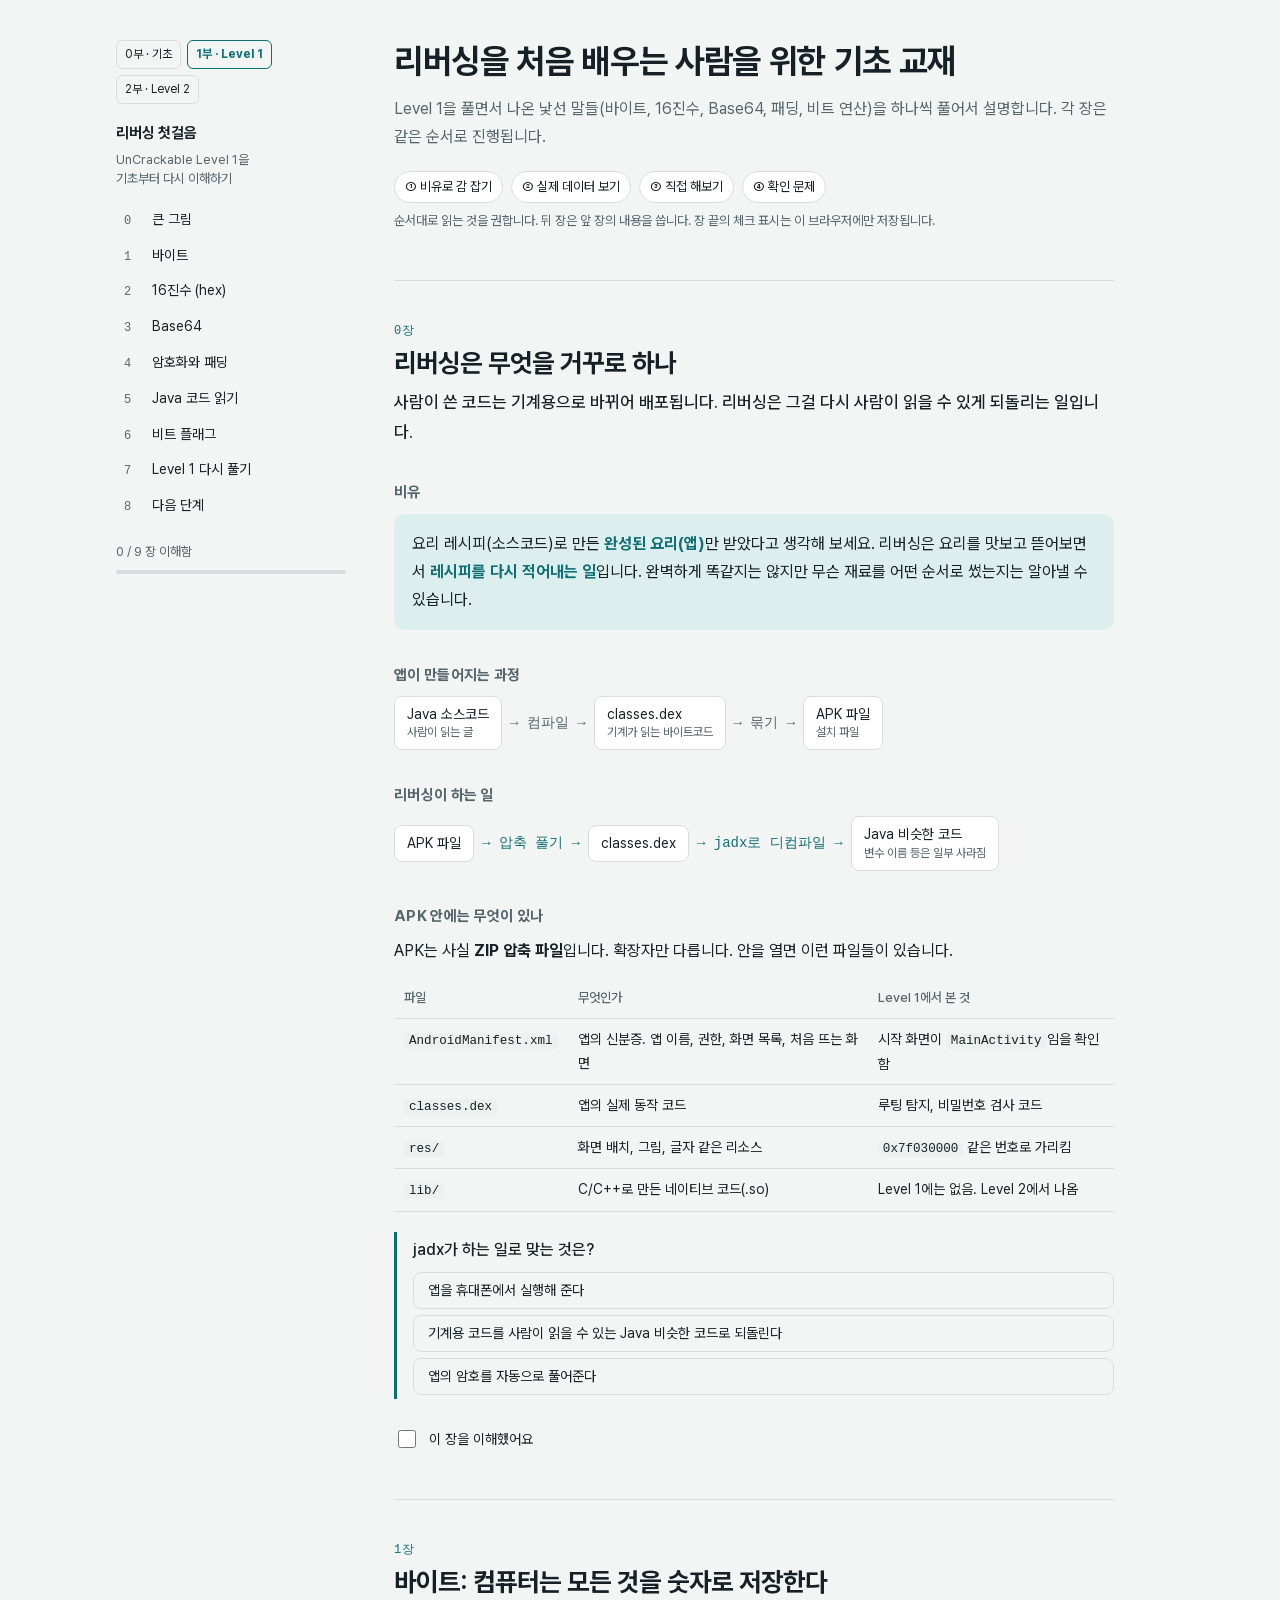
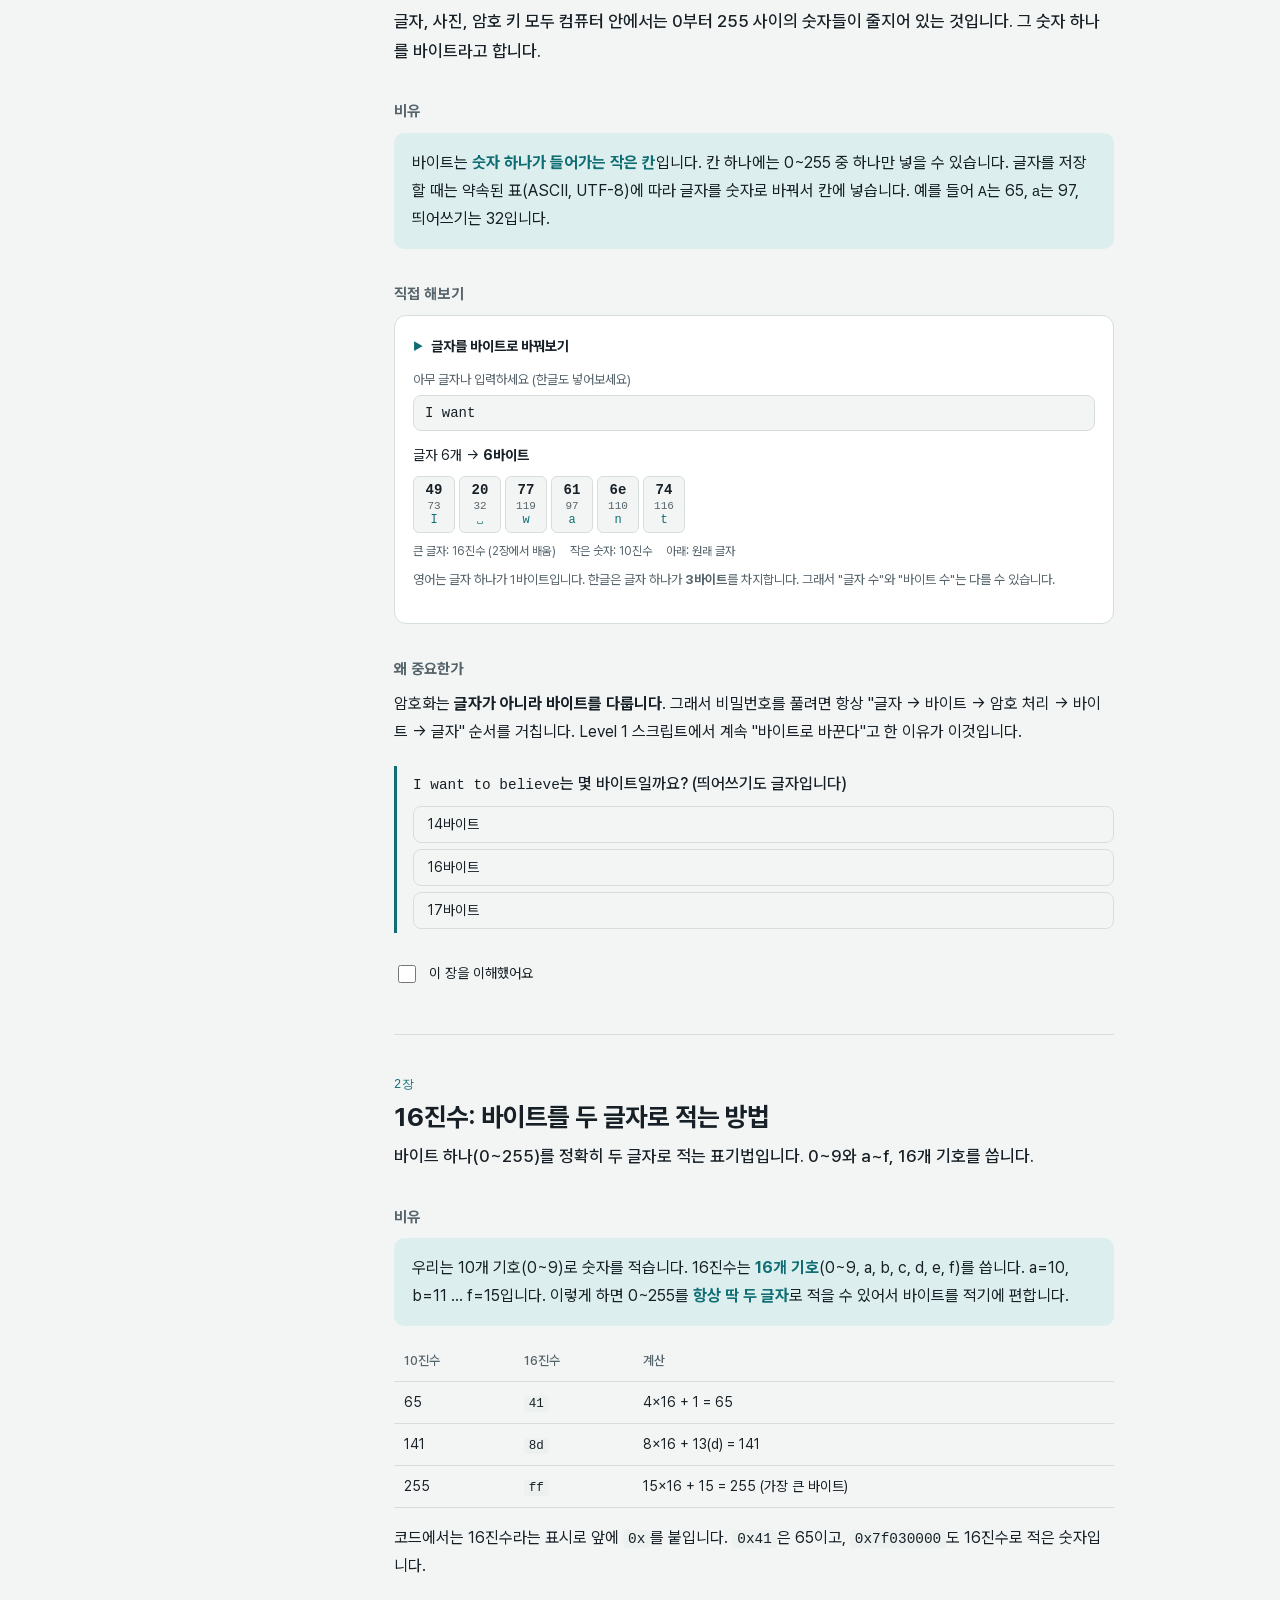
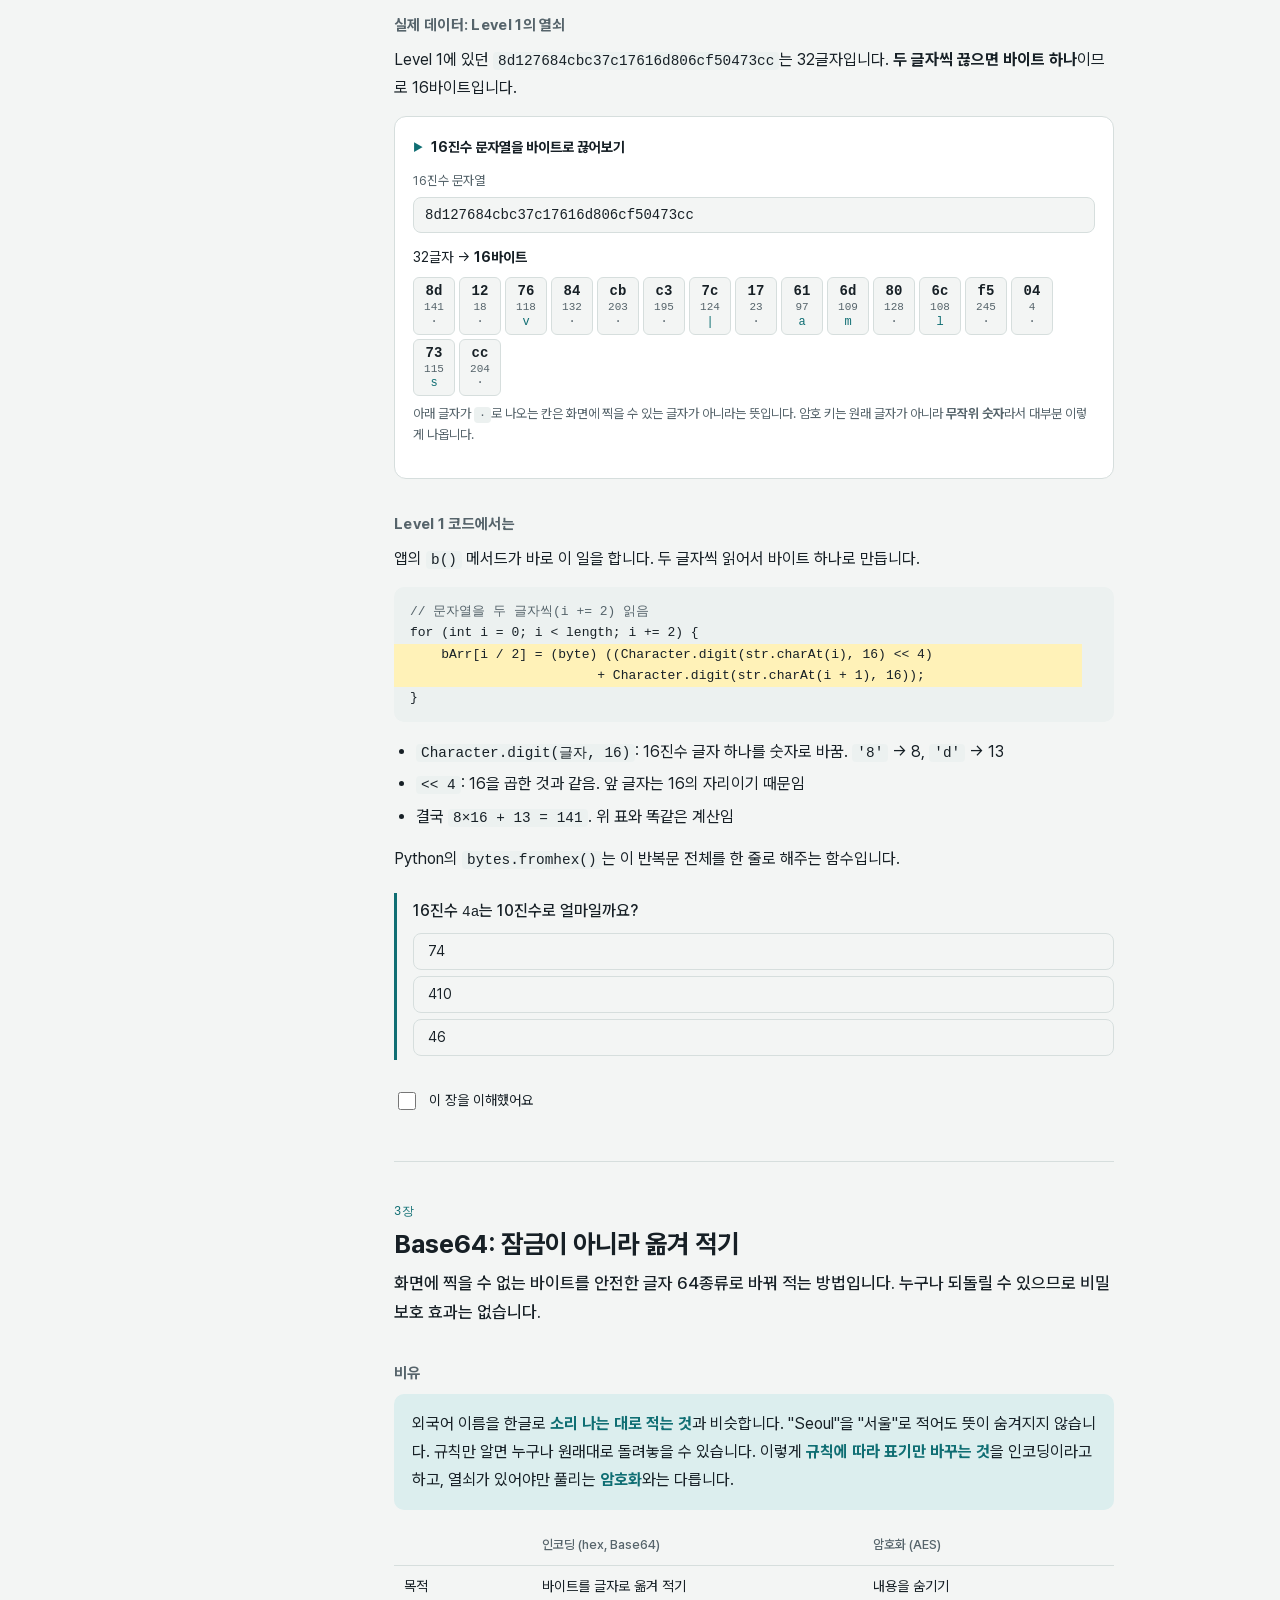
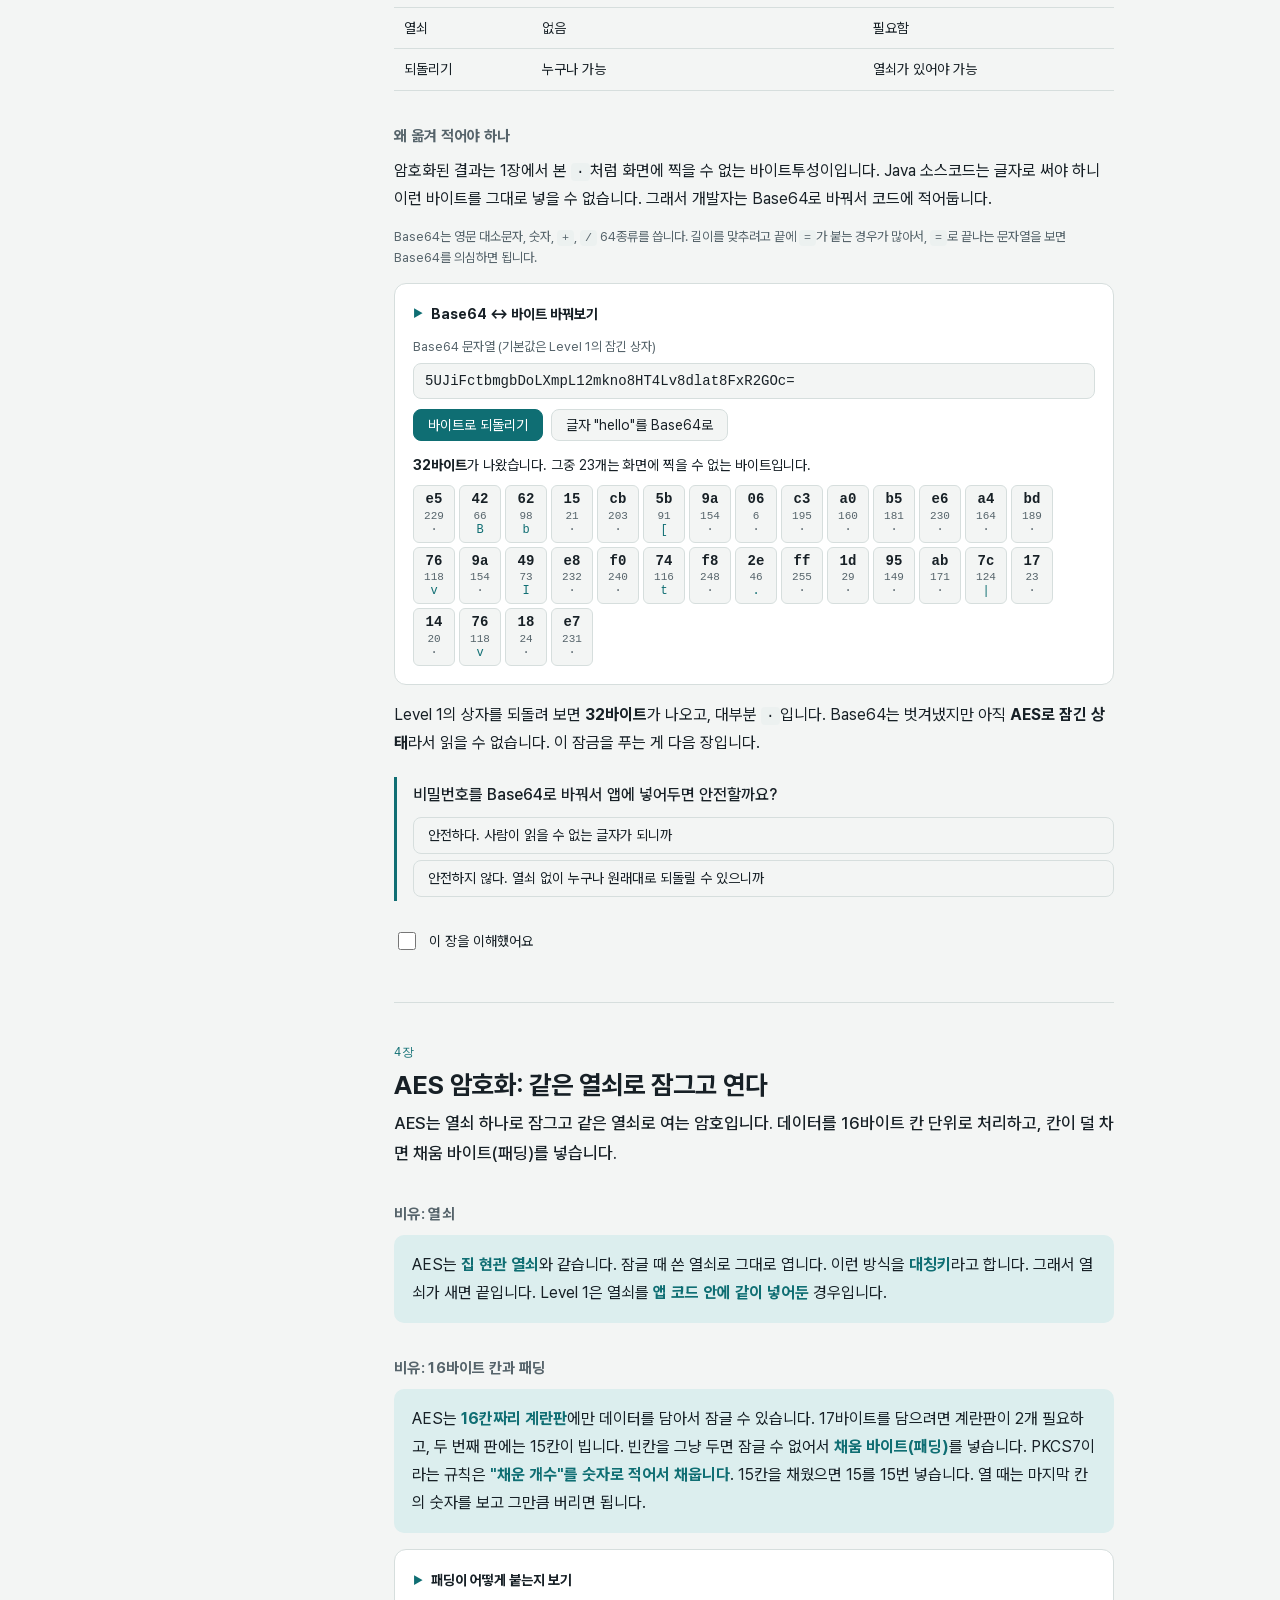
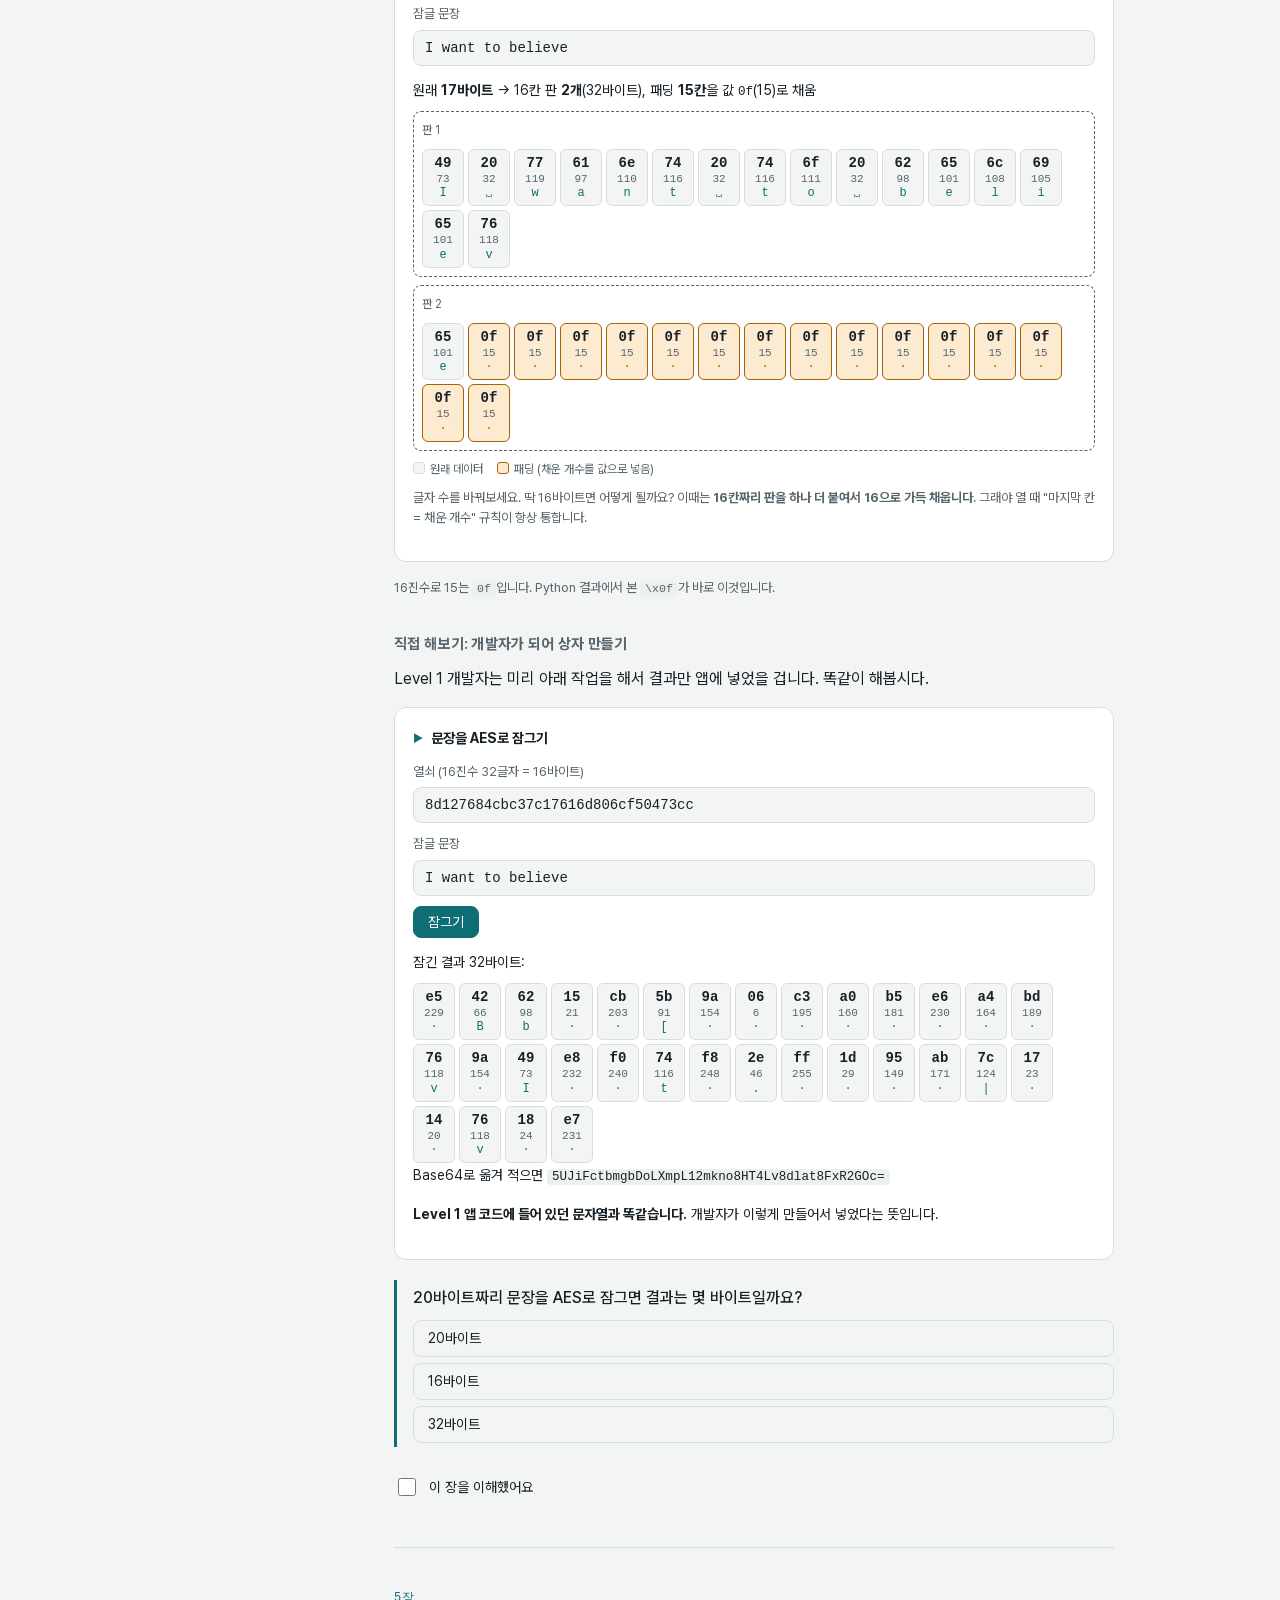
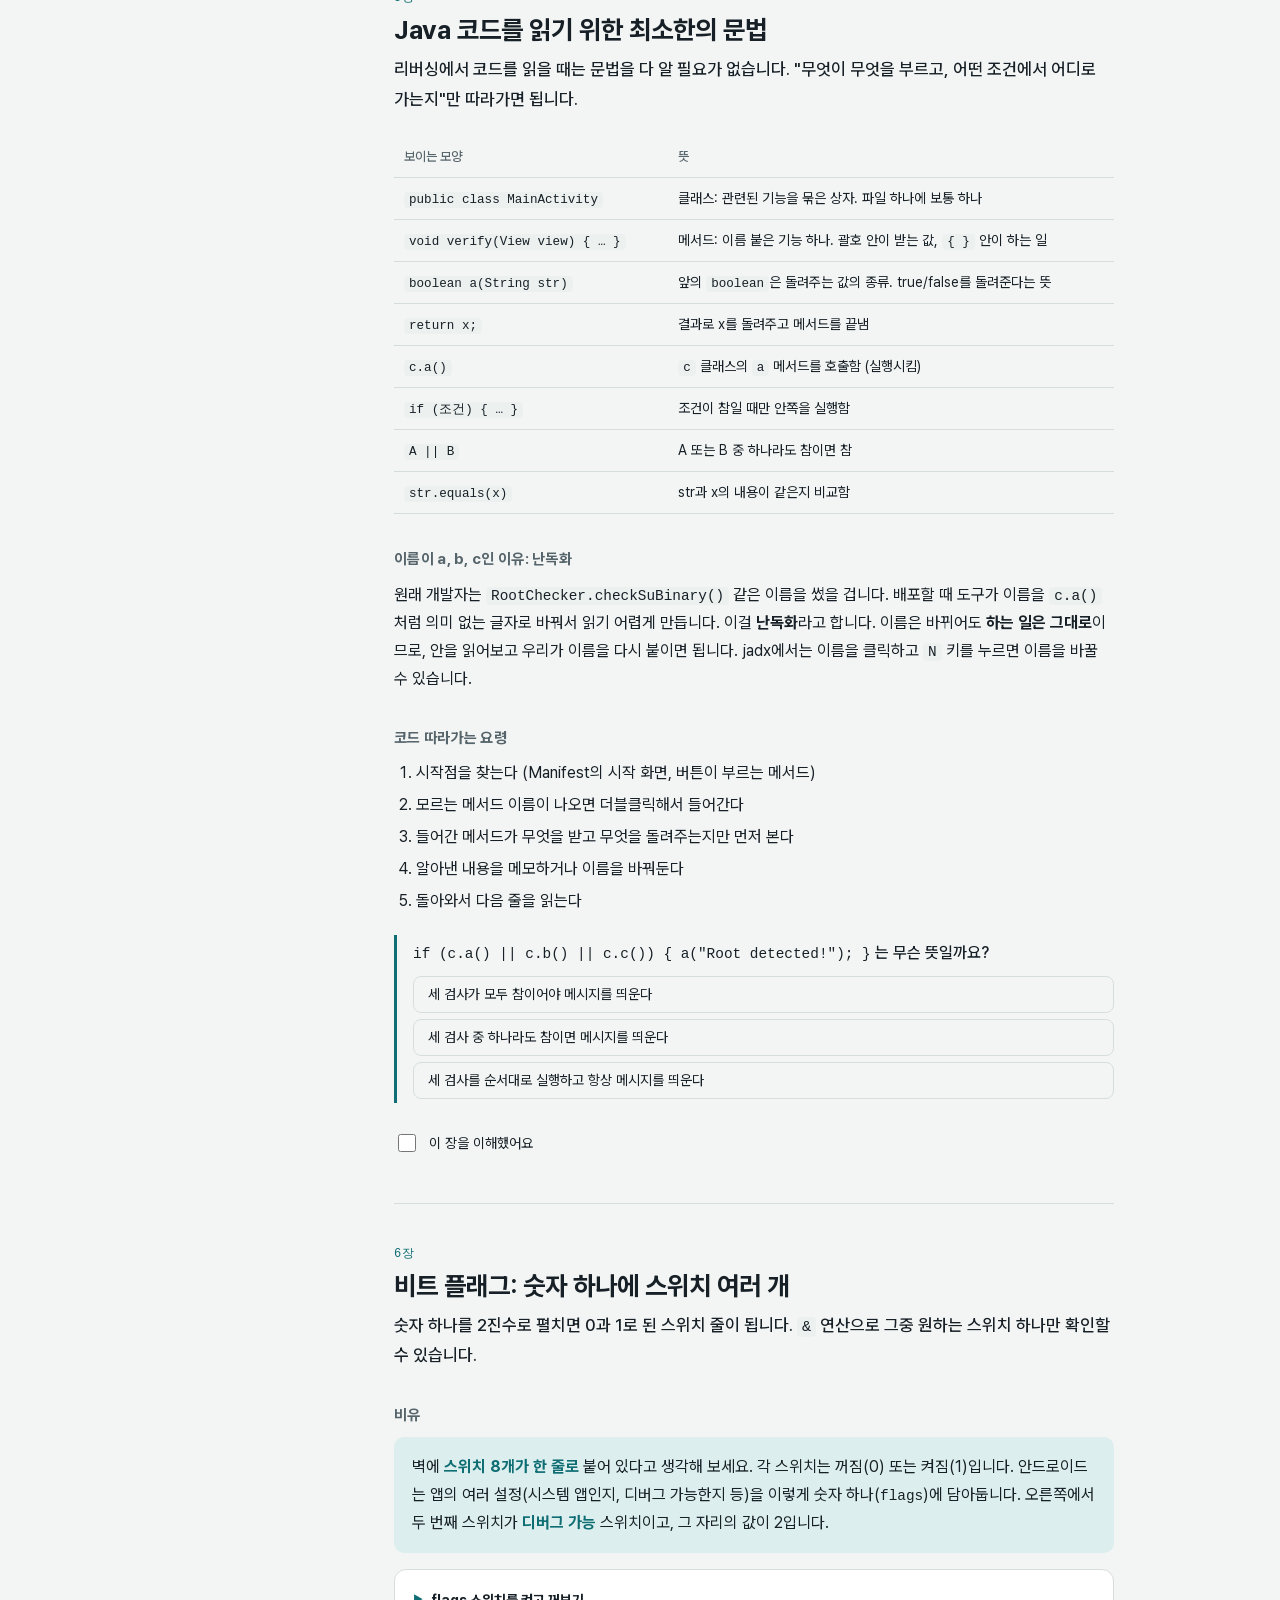
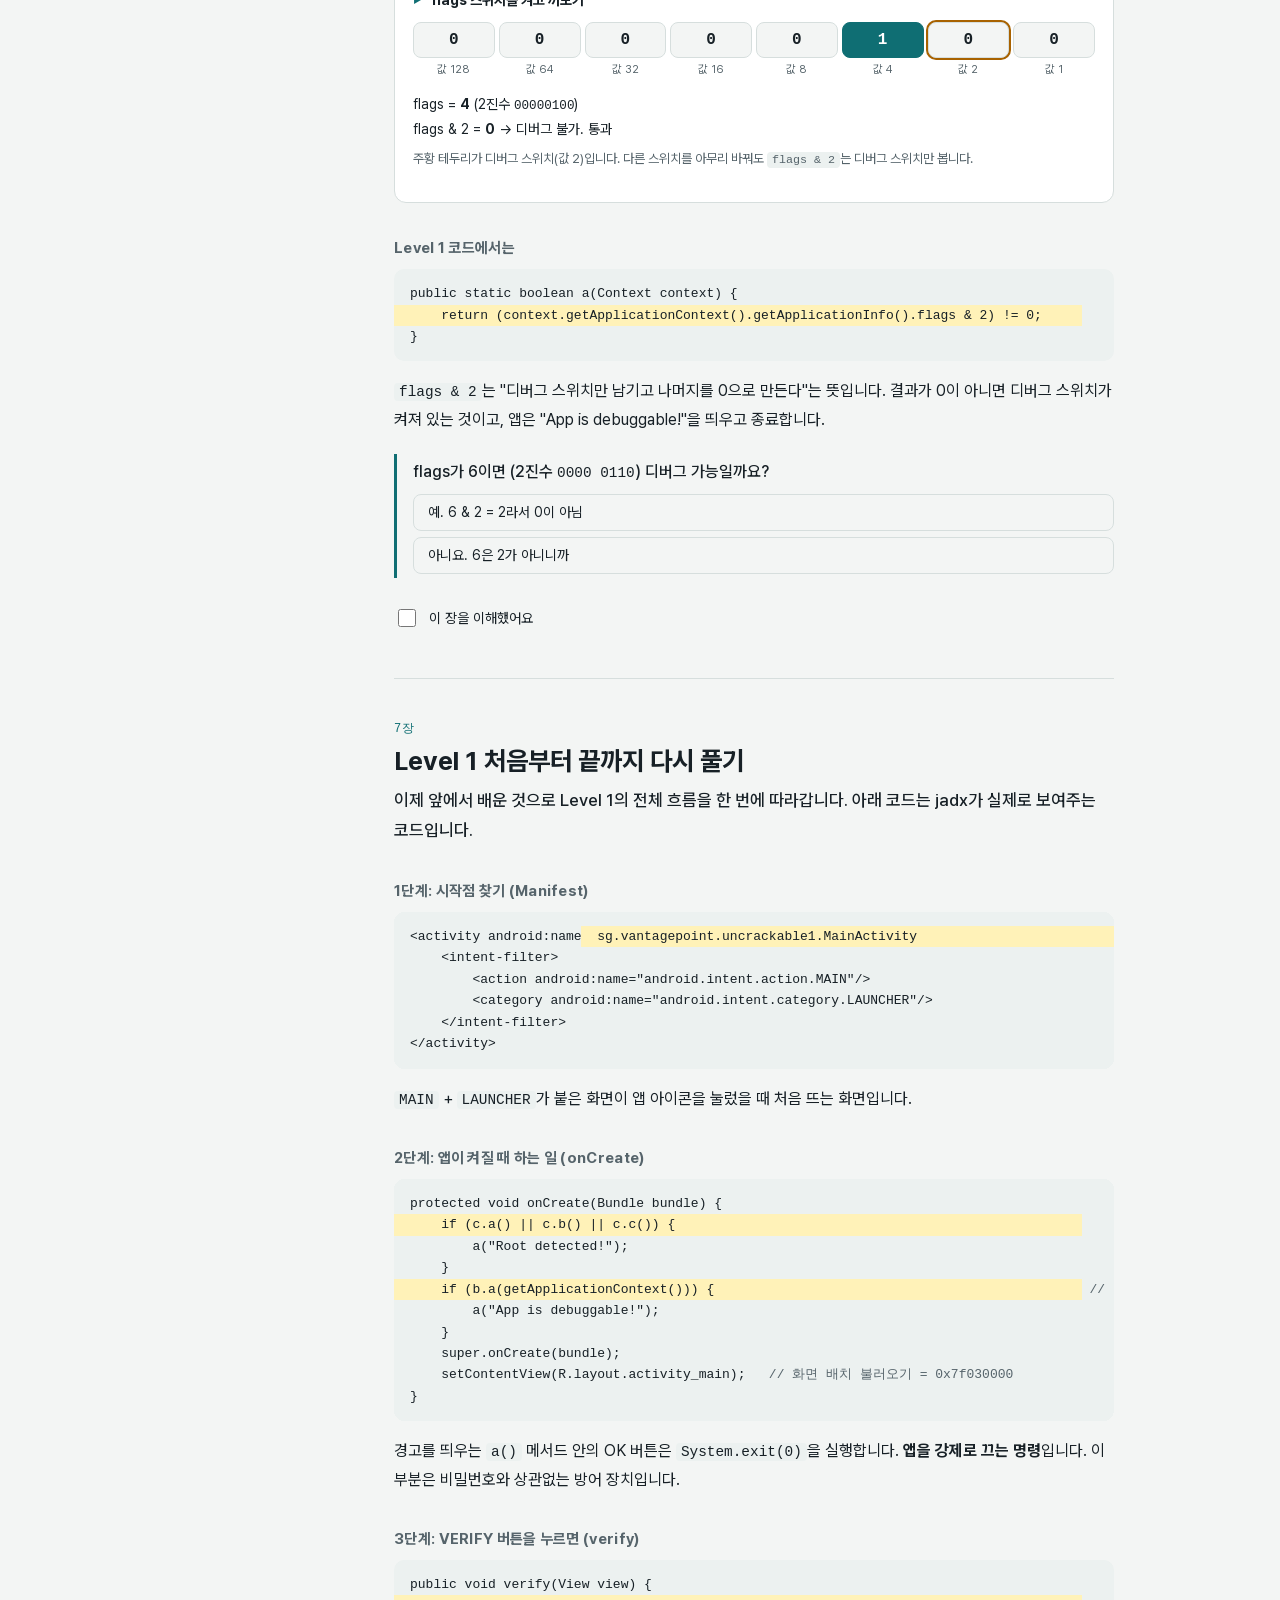
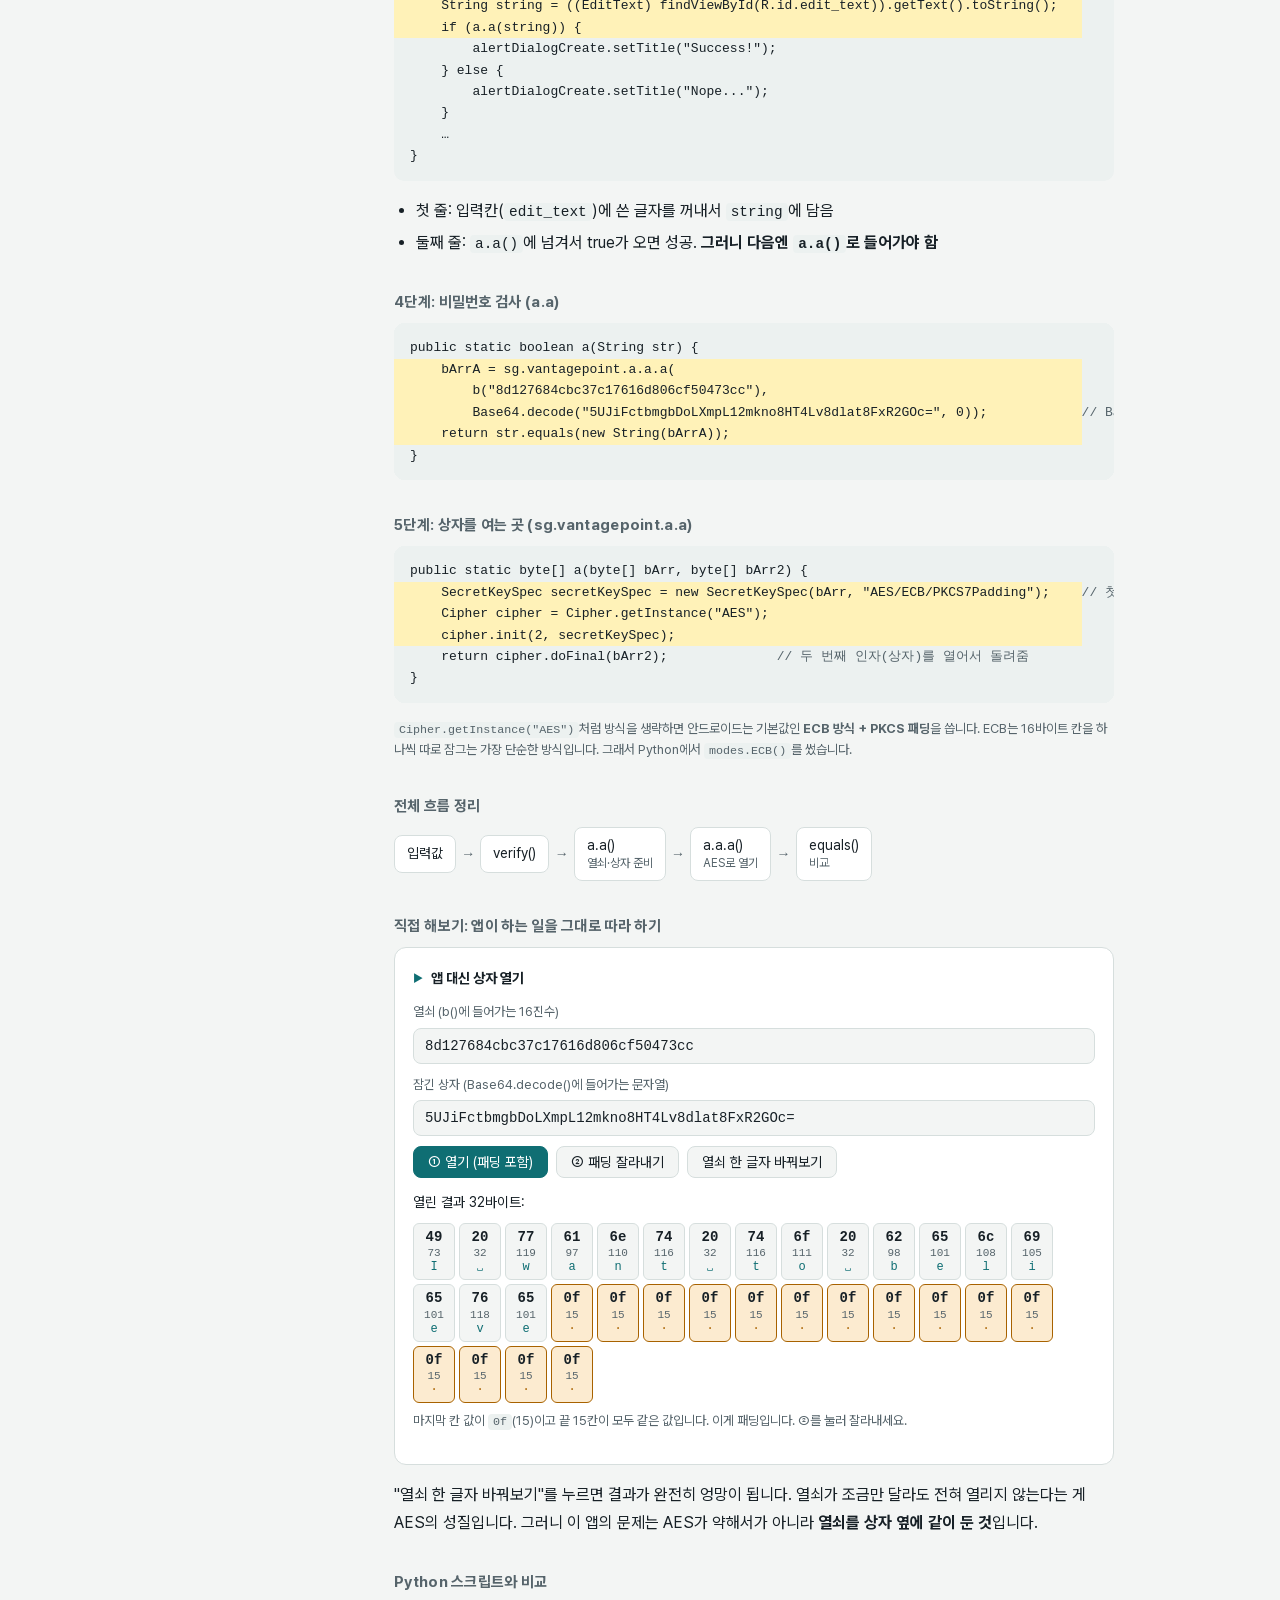
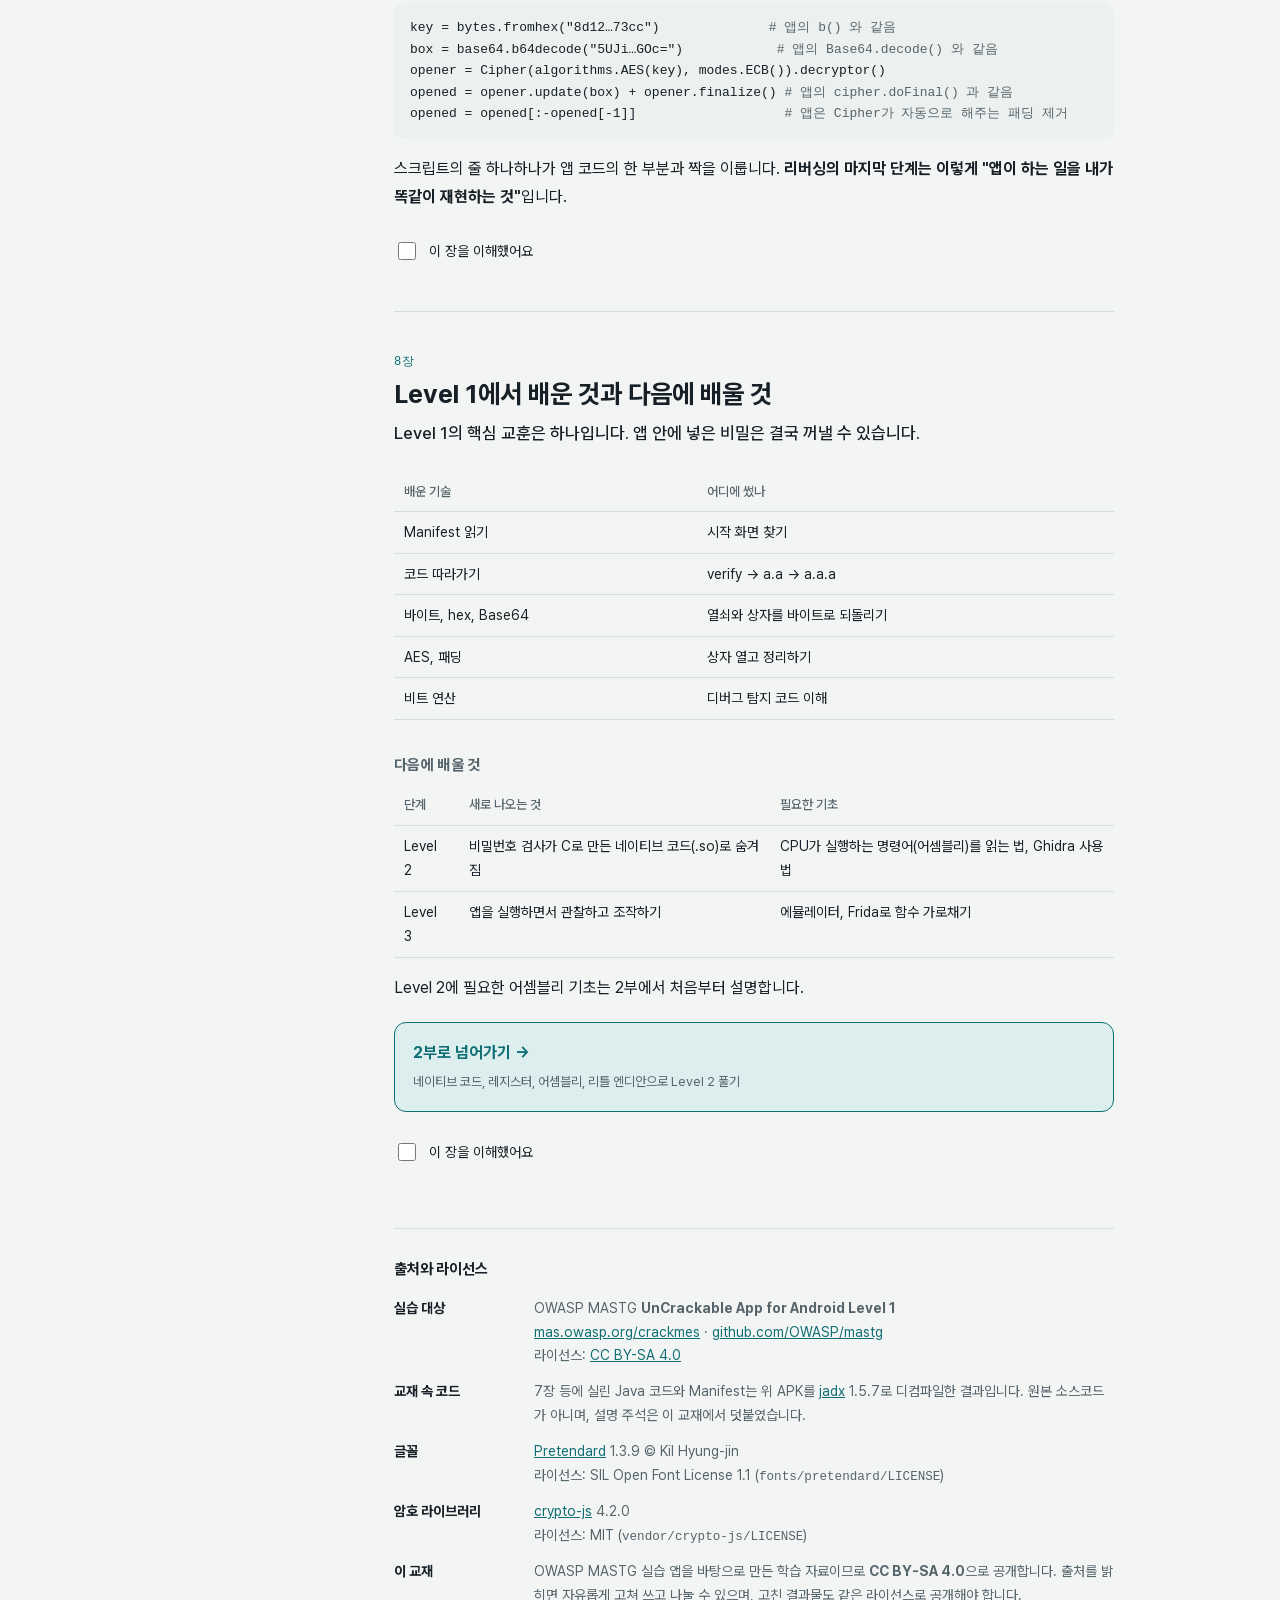
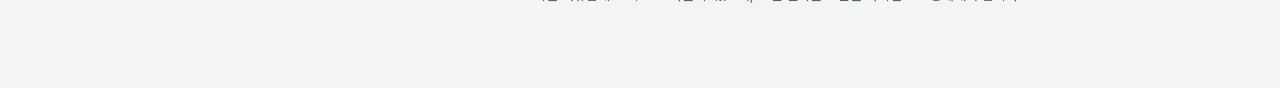
<file: guide/reversing-basics.html>
<!doctype html>
<html lang="ko">
<head>
<meta charset="utf-8">
<meta name="viewport" content="width=device-width, initial-scale=1, viewport-fit=cover">
<title>리버싱 첫걸음</title>
<script src="vendor/crypto-js/crypto-js.min.js"></script>
<link rel="stylesheet" href="assets/guide.css">
</head>
<body>

<div class="wrap">
<nav class="toc" aria-label="목차">
  <div class="parts"><a href="c-to-assembly.html">0부 · 기초</a><a href="reversing-basics.html" aria-current="page">1부 · Level 1</a><a href="level2-native.html">2부 · Level 2</a></div>
  <div class="brand">리버싱 첫걸음</div>
  <div class="sub">UnCrackable Level 1을<br>기초부터 다시 이해하기</div>
  <ol id="toc"></ol>
  <div class="progress"><span id="progText">0 / 9 장 이해함</span><div class="bar"><i id="progBar"></i></div></div>
</nav>

<main>
<header class="intro">
  <h1>리버싱을 처음 배우는 사람을 위한 기초 교재</h1>
  <p>Level 1을 풀면서 나온 낯선 말들(바이트, 16진수, Base64, 패딩, 비트 연산)을 하나씩 풀어서 설명합니다. 각 장은 같은 순서로 진행됩니다.</p>
  <div class="howto"><span>① 비유로 감 잡기</span><span>② 실제 데이터 보기</span><span>③ 직접 해보기</span><span>④ 확인 문제</span></div>
  <p class="note">순서대로 읽는 것을 권합니다. 뒤 장은 앞 장의 내용을 씁니다. 장 끝의 체크 표시는 이 브라우저에만 저장됩니다.</p>
</header>

<!-- 0장 -->
<section class="ch" id="ch0" data-title="큰 그림">
  <div class="eyebrow">0장</div>
  <h2>리버싱은 무엇을 거꾸로 하나</h2>
  <p class="oneline">사람이 쓴 코드는 기계용으로 바뀌어 배포됩니다. 리버싱은 그걸 다시 사람이 읽을 수 있게 되돌리는 일입니다.</p>

  <h3>비유</h3>
  <div class="analogy">요리 레시피(소스코드)로 만든 <b>완성된 요리(앱)</b>만 받았다고 생각해 보세요. 리버싱은 요리를 맛보고 뜯어보면서 <b>레시피를 다시 적어내는 일</b>입니다. 완벽하게 똑같지는 않지만 무슨 재료를 어떤 순서로 썼는지는 알아낼 수 있습니다.</div>

  <h3>앱이 만들어지는 과정</h3>
  <div class="flow">
    <div class="box">Java 소스코드<small>사람이 읽는 글</small></div><span class="arr">→ 컴파일 →</span>
    <div class="box">classes.dex<small>기계가 읽는 바이트코드</small></div><span class="arr">→ 묶기 →</span>
    <div class="box">APK 파일<small>설치 파일</small></div>
  </div>
  <h3>리버싱이 하는 일</h3>
  <div class="flow back">
    <div class="box">APK 파일</div><span class="arr">→ 압축 풀기 →</span>
    <div class="box">classes.dex</div><span class="arr">→ jadx로 디컴파일 →</span>
    <div class="box">Java 비슷한 코드<small>변수 이름 등은 일부 사라짐</small></div>
  </div>

  <h3>APK 안에는 무엇이 있나</h3>
  <p>APK는 사실 <b>ZIP 압축 파일</b>입니다. 확장자만 다릅니다. 안을 열면 이런 파일들이 있습니다.</p>
  <div class="tbl"><table>
    <tr><th>파일</th><th>무엇인가</th><th>Level 1에서 본 것</th></tr>
    <tr><td><code>AndroidManifest.xml</code></td><td>앱의 신분증. 앱 이름, 권한, 화면 목록, 처음 뜨는 화면</td><td>시작 화면이 <code>MainActivity</code>임을 확인함</td></tr>
    <tr><td><code>classes.dex</code></td><td>앱의 실제 동작 코드</td><td>루팅 탐지, 비밀번호 검사 코드</td></tr>
    <tr><td><code>res/</code></td><td>화면 배치, 그림, 글자 같은 리소스</td><td><code>0x7f030000</code> 같은 번호로 가리킴</td></tr>
    <tr><td><code>lib/</code></td><td>C/C++로 만든 네이티브 코드(.so)</td><td>Level 1에는 없음. Level 2에서 나옴</td></tr>
  </table></div>

  <div class="quiz" data-answer="b">
    <div class="q">jadx가 하는 일로 맞는 것은?</div>
    <div class="opts">
      <button data-k="a">앱을 휴대폰에서 실행해 준다</button>
      <button data-k="b">기계용 코드를 사람이 읽을 수 있는 Java 비슷한 코드로 되돌린다</button>
      <button data-k="c">앱의 암호를 자동으로 풀어준다</button>
    </div>
    <div class="why" hidden>jadx는 <b>디컴파일러</b>입니다. 코드를 보여줄 뿐이고, 무엇을 의미하는지 해석하는 건 우리 몫입니다.</div>
  </div>
  <label class="done-row"><input type="checkbox" id="done-ch0"> 이 장을 이해했어요</label>
</section>

<!-- 1장 -->
<section class="ch" id="ch1" data-title="바이트">
  <div class="eyebrow">1장</div>
  <h2>바이트: 컴퓨터는 모든 것을 숫자로 저장한다</h2>
  <p class="oneline">글자, 사진, 암호 키 모두 컴퓨터 안에서는 0부터 255 사이의 숫자들이 줄지어 있는 것입니다. 그 숫자 하나를 바이트라고 합니다.</p>

  <h3>비유</h3>
  <div class="analogy">바이트는 <b>숫자 하나가 들어가는 작은 칸</b>입니다. 칸 하나에는 0~255 중 하나만 넣을 수 있습니다. 글자를 저장할 때는 약속된 표(ASCII, UTF-8)에 따라 글자를 숫자로 바꿔서 칸에 넣습니다. 예를 들어 <code>A</code>는 65, <code>a</code>는 97, 띄어쓰기는 32입니다.</div>

  <h3>직접 해보기</h3>
  <div class="lab">
    <div class="lab-t">글자를 바이트로 바꿔보기</div>
    <label for="b1in">아무 글자나 입력하세요 (한글도 넣어보세요)</label>
    <input type="text" id="b1in" value="I want">
    <div class="out" id="b1out"></div>
    <div class="legend"><span>큰 글자: 16진수 (2장에서 배움)</span><span>작은 숫자: 10진수</span><span>아래: 원래 글자</span></div>
    <p class="note">영어는 글자 하나가 1바이트입니다. 한글은 글자 하나가 <b>3바이트</b>를 차지합니다. 그래서 "글자 수"와 "바이트 수"는 다를 수 있습니다.</p>
  </div>

  <h3>왜 중요한가</h3>
  <p>암호화는 <b>글자가 아니라 바이트를 다룹니다</b>. 그래서 비밀번호를 풀려면 항상 "글자 → 바이트 → 암호 처리 → 바이트 → 글자" 순서를 거칩니다. Level 1 스크립트에서 계속 "바이트로 바꾼다"고 한 이유가 이것입니다.</p>

  <div class="quiz" data-answer="c">
    <div class="q"><code>I want to believe</code>는 몇 바이트일까요? (띄어쓰기도 글자입니다)</div>
    <div class="opts">
      <button data-k="a">14바이트</button>
      <button data-k="b">16바이트</button>
      <button data-k="c">17바이트</button>
    </div>
    <div class="why" hidden>I(1) + 띄어쓰기(1) + want(4) + 띄어쓰기(1) + to(2) + 띄어쓰기(1) + believe(7) = <b>17바이트</b>. 위 입력칸에 넣어서 확인해 보세요. 이 숫자가 4장 패딩에서 다시 나옵니다.</div>
  </div>
  <label class="done-row"><input type="checkbox" id="done-ch1"> 이 장을 이해했어요</label>
</section>

<!-- 2장 -->
<section class="ch" id="ch2" data-title="16진수 (hex)">
  <div class="eyebrow">2장</div>
  <h2>16진수: 바이트를 두 글자로 적는 방법</h2>
  <p class="oneline">바이트 하나(0~255)를 정확히 두 글자로 적는 표기법입니다. 0~9와 a~f, 16개 기호를 씁니다.</p>

  <h3>비유</h3>
  <div class="analogy">우리는 10개 기호(0~9)로 숫자를 적습니다. 16진수는 <b>16개 기호</b>(0~9, a, b, c, d, e, f)를 씁니다. a=10, b=11 … f=15입니다. 이렇게 하면 0~255를 <b>항상 딱 두 글자</b>로 적을 수 있어서 바이트를 적기에 편합니다.</div>

  <div class="tbl"><table>
    <tr><th>10진수</th><th>16진수</th><th>계산</th></tr>
    <tr><td>65</td><td><code>41</code></td><td>4×16 + 1 = 65</td></tr>
    <tr><td>141</td><td><code>8d</code></td><td>8×16 + 13(d) = 141</td></tr>
    <tr><td>255</td><td><code>ff</code></td><td>15×16 + 15 = 255 (가장 큰 바이트)</td></tr>
  </table></div>
  <p>코드에서는 16진수라는 표시로 앞에 <code>0x</code>를 붙입니다. <code>0x41</code>은 65이고, <code>0x7f030000</code>도 16진수로 적은 숫자입니다.</p>

  <h3>실제 데이터: Level 1의 열쇠</h3>
  <p>Level 1에 있던 <code>8d127684cbc37c17616d806cf50473cc</code>는 32글자입니다. <b>두 글자씩 끊으면 바이트 하나</b>이므로 16바이트입니다.</p>
  <div class="lab">
    <div class="lab-t">16진수 문자열을 바이트로 끊어보기</div>
    <label for="h1in">16진수 문자열</label>
    <input type="text" id="h1in" value="8d127684cbc37c17616d806cf50473cc">
    <div class="out" id="h1out"></div>
    <p class="note">아래 글자가 <code>·</code>로 나오는 칸은 화면에 찍을 수 있는 글자가 아니라는 뜻입니다. 암호 키는 원래 글자가 아니라 <b>무작위 숫자</b>라서 대부분 이렇게 나옵니다.</p>
  </div>

  <h3>Level 1 코드에서는</h3>
  <p>앱의 <code>b()</code> 메서드가 바로 이 일을 합니다. 두 글자씩 읽어서 바이트 하나로 만듭니다.</p>
<pre><span class="c">// 문자열을 두 글자씩(i += 2) 읽음</span>
for (int i = 0; i &lt; length; i += 2) {
<span class="hl">    bArr[i / 2] = (byte) ((Character.digit(str.charAt(i), 16) &lt;&lt; 4)</span>
<span class="hl">                        + Character.digit(str.charAt(i + 1), 16));</span>
}</pre>
  <ul>
    <li><code>Character.digit(글자, 16)</code>: 16진수 글자 하나를 숫자로 바꿈. <code>'8'</code> → 8, <code>'d'</code> → 13</li>
    <li><code>&lt;&lt; 4</code>: 16을 곱한 것과 같음. 앞 글자는 16의 자리이기 때문임</li>
    <li>결국 <code>8×16 + 13 = 141</code>. 위 표와 똑같은 계산임</li>
  </ul>
  <p>Python의 <code>bytes.fromhex()</code>는 이 반복문 전체를 한 줄로 해주는 함수입니다.</p>

  <div class="quiz" data-answer="a">
    <div class="q">16진수 <code>4a</code>는 10진수로 얼마일까요?</div>
    <div class="opts">
      <button data-k="a">74</button>
      <button data-k="b">410</button>
      <button data-k="c">46</button>
    </div>
    <div class="why" hidden>4×16 + 10(a) = <b>74</b>. 1장 입력칸에 대문자 <code>J</code>를 넣으면 <code>4a</code>, 74가 나옵니다.</div>
  </div>
  <label class="done-row"><input type="checkbox" id="done-ch2"> 이 장을 이해했어요</label>
</section>

<!-- 3장 -->
<section class="ch" id="ch3" data-title="Base64">
  <div class="eyebrow">3장</div>
  <h2>Base64: 잠금이 아니라 옮겨 적기</h2>
  <p class="oneline">화면에 찍을 수 없는 바이트를 안전한 글자 64종류로 바꿔 적는 방법입니다. 누구나 되돌릴 수 있으므로 비밀 보호 효과는 없습니다.</p>

  <h3>비유</h3>
  <div class="analogy">외국어 이름을 한글로 <b>소리 나는 대로 적는 것</b>과 비슷합니다. "Seoul"을 "서울"로 적어도 뜻이 숨겨지지 않습니다. 규칙만 알면 누구나 원래대로 돌려놓을 수 있습니다. 이렇게 <b>규칙에 따라 표기만 바꾸는 것</b>을 인코딩이라고 하고, 열쇠가 있어야만 풀리는 <b>암호화</b>와는 다릅니다.</div>

  <div class="tbl"><table>
    <tr><th></th><th>인코딩 (hex, Base64)</th><th>암호화 (AES)</th></tr>
    <tr><td>목적</td><td>바이트를 글자로 옮겨 적기</td><td>내용을 숨기기</td></tr>
    <tr><td>열쇠</td><td>없음</td><td>필요함</td></tr>
    <tr><td>되돌리기</td><td>누구나 가능</td><td>열쇠가 있어야 가능</td></tr>
  </table></div>

  <h3>왜 옮겨 적어야 하나</h3>
  <p>암호화된 결과는 1장에서 본 <code>·</code>처럼 화면에 찍을 수 없는 바이트투성이입니다. Java 소스코드는 글자로 써야 하니 이런 바이트를 그대로 넣을 수 없습니다. 그래서 개발자는 Base64로 바꿔서 코드에 적어둡니다.</p>
  <p class="note">Base64는 영문 대소문자, 숫자, <code>+</code>, <code>/</code> 64종류를 씁니다. 길이를 맞추려고 끝에 <code>=</code>가 붙는 경우가 많아서, <code>=</code>로 끝나는 문자열을 보면 Base64를 의심하면 됩니다.</p>

  <div class="lab">
    <div class="lab-t">Base64 ↔ 바이트 바꿔보기</div>
    <label for="b64in">Base64 문자열 (기본값은 Level 1의 잠긴 상자)</label>
    <input type="text" id="b64in" value="5UJiFctbmgbDoLXmpL12mkno8HT4Lv8dlat8FxR2GOc=">
    <div class="row"><button class="primary" id="b64dec">바이트로 되돌리기</button><button id="b64sample">글자 "hello"를 Base64로</button></div>
    <div class="out" id="b64out"></div>
  </div>
  <p>Level 1의 상자를 되돌려 보면 <b>32바이트</b>가 나오고, 대부분 <code>·</code>입니다. Base64는 벗겨냈지만 아직 <b>AES로 잠긴 상태</b>라서 읽을 수 없습니다. 이 잠금을 푸는 게 다음 장입니다.</p>

  <div class="quiz" data-answer="b">
    <div class="q">비밀번호를 Base64로 바꿔서 앱에 넣어두면 안전할까요?</div>
    <div class="opts">
      <button data-k="a">안전하다. 사람이 읽을 수 없는 글자가 되니까</button>
      <button data-k="b">안전하지 않다. 열쇠 없이 누구나 원래대로 되돌릴 수 있으니까</button>
    </div>
    <div class="why" hidden>Base64는 표기만 바꾼 것입니다. 실제 앱에서도 "Base64로 바꿨으니 숨겼다"고 착각하는 실수가 자주 발견됩니다.</div>
  </div>
  <label class="done-row"><input type="checkbox" id="done-ch3"> 이 장을 이해했어요</label>
</section>

<!-- 4장 -->
<section class="ch" id="ch4" data-title="암호화와 패딩">
  <div class="eyebrow">4장</div>
  <h2>AES 암호화: 같은 열쇠로 잠그고 연다</h2>
  <p class="oneline">AES는 열쇠 하나로 잠그고 같은 열쇠로 여는 암호입니다. 데이터를 16바이트 칸 단위로 처리하고, 칸이 덜 차면 채움 바이트(패딩)를 넣습니다.</p>

  <h3>비유: 열쇠</h3>
  <div class="analogy">AES는 <b>집 현관 열쇠</b>와 같습니다. 잠글 때 쓴 열쇠로 그대로 엽니다. 이런 방식을 <b>대칭키</b>라고 합니다. 그래서 열쇠가 새면 끝입니다. Level 1은 열쇠를 <b>앱 코드 안에 같이 넣어둔</b> 경우입니다.</div>

  <h3>비유: 16바이트 칸과 패딩</h3>
  <div class="analogy">AES는 <b>16칸짜리 계란판</b>에만 데이터를 담아서 잠글 수 있습니다. 17바이트를 담으려면 계란판이 2개 필요하고, 두 번째 판에는 15칸이 빕니다. 빈칸을 그냥 두면 잠글 수 없어서 <b>채움 바이트(패딩)</b>를 넣습니다. PKCS7이라는 규칙은 <b>"채운 개수"를 숫자로 적어서 채웁니다</b>. 15칸을 채웠으면 15를 15번 넣습니다. 열 때는 마지막 칸의 숫자를 보고 그만큼 버리면 됩니다.</div>

  <div class="lab">
    <div class="lab-t">패딩이 어떻게 붙는지 보기</div>
    <label for="padin">잠글 문장</label>
    <input type="text" id="padin" value="I want to believe">
    <div class="out" id="padout"></div>
    <div class="legend"><span><i></i>원래 데이터</span><span><i class="p"></i>패딩 (채운 개수를 값으로 넣음)</span></div>
    <p class="note">글자 수를 바꿔보세요. 딱 16바이트면 어떻게 될까요? 이때는 <b>16칸짜리 판을 하나 더 붙여서 16으로 가득 채웁니다</b>. 그래야 열 때 "마지막 칸 = 채운 개수" 규칙이 항상 통합니다.</p>
  </div>
  <p class="note">16진수로 15는 <code>0f</code>입니다. Python 결과에서 본 <code>\x0f</code>가 바로 이것입니다.</p>

  <h3>직접 해보기: 개발자가 되어 상자 만들기</h3>
  <p>Level 1 개발자는 미리 아래 작업을 해서 결과만 앱에 넣었을 겁니다. 똑같이 해봅시다.</p>
  <div class="lab">
    <div class="lab-t">문장을 AES로 잠그기</div>
    <label for="encKey">열쇠 (16진수 32글자 = 16바이트)</label>
    <input type="text" id="encKey" value="8d127684cbc37c17616d806cf50473cc">
    <label for="encIn">잠글 문장</label>
    <input type="text" id="encIn" value="I want to believe">
    <div class="row"><button class="primary" id="encBtn">잠그기</button></div>
    <div class="out" id="encOut"></div>
  </div>

  <div class="quiz" data-answer="c">
    <div class="q">20바이트짜리 문장을 AES로 잠그면 결과는 몇 바이트일까요?</div>
    <div class="opts">
      <button data-k="a">20바이트</button>
      <button data-k="b">16바이트</button>
      <button data-k="c">32바이트</button>
    </div>
    <div class="why" hidden>16칸 판 하나에 16바이트, 남은 4바이트에 판 하나가 더 필요해서 2판 = <b>32바이트</b>. 두 번째 판에는 12칸이 빕니다. 그 12칸에는 <code>0c</code>(12)가 12번 들어갑니다.</div>
  </div>
  <label class="done-row"><input type="checkbox" id="done-ch4"> 이 장을 이해했어요</label>
</section>

<!-- 5장 -->
<section class="ch" id="ch5" data-title="Java 코드 읽기">
  <div class="eyebrow">5장</div>
  <h2>Java 코드를 읽기 위한 최소한의 문법</h2>
  <p class="oneline">리버싱에서 코드를 읽을 때는 문법을 다 알 필요가 없습니다. "무엇이 무엇을 부르고, 어떤 조건에서 어디로 가는지"만 따라가면 됩니다.</p>

  <div class="tbl"><table>
    <tr><th>보이는 모양</th><th>뜻</th></tr>
    <tr><td><code>public class MainActivity</code></td><td>클래스: 관련된 기능을 묶은 상자. 파일 하나에 보통 하나</td></tr>
    <tr><td><code>void verify(View view) { … }</code></td><td>메서드: 이름 붙은 기능 하나. 괄호 안이 받는 값, <code>{ }</code> 안이 하는 일</td></tr>
    <tr><td><code>boolean a(String str)</code></td><td>앞의 <code>boolean</code>은 돌려주는 값의 종류. true/false를 돌려준다는 뜻</td></tr>
    <tr><td><code>return x;</code></td><td>결과로 x를 돌려주고 메서드를 끝냄</td></tr>
    <tr><td><code>c.a()</code></td><td><code>c</code> 클래스의 <code>a</code> 메서드를 호출함 (실행시킴)</td></tr>
    <tr><td><code>if (조건) { … }</code></td><td>조건이 참일 때만 안쪽을 실행함</td></tr>
    <tr><td><code>A || B</code></td><td>A 또는 B 중 하나라도 참이면 참</td></tr>
    <tr><td><code>str.equals(x)</code></td><td>str과 x의 내용이 같은지 비교함</td></tr>
  </table></div>

  <h3>이름이 a, b, c인 이유: 난독화</h3>
  <p>원래 개발자는 <code>RootChecker.checkSuBinary()</code> 같은 이름을 썼을 겁니다. 배포할 때 도구가 이름을 <code>c.a()</code>처럼 의미 없는 글자로 바꿔서 읽기 어렵게 만듭니다. 이걸 <b>난독화</b>라고 합니다. 이름은 바뀌어도 <b>하는 일은 그대로</b>이므로, 안을 읽어보고 우리가 이름을 다시 붙이면 됩니다. jadx에서는 이름을 클릭하고 <code>N</code> 키를 누르면 이름을 바꿀 수 있습니다.</p>

  <h3>코드 따라가는 요령</h3>
  <ol class="steps">
    <li>시작점을 찾는다 (Manifest의 시작 화면, 버튼이 부르는 메서드)</li>
    <li>모르는 메서드 이름이 나오면 더블클릭해서 들어간다</li>
    <li>들어간 메서드가 무엇을 받고 무엇을 돌려주는지만 먼저 본다</li>
    <li>알아낸 내용을 메모하거나 이름을 바꿔둔다</li>
    <li>돌아와서 다음 줄을 읽는다</li>
  </ol>

  <div class="quiz" data-answer="b">
    <div class="q"><code>if (c.a() || c.b() || c.c()) { a("Root detected!"); }</code> 는 무슨 뜻일까요?</div>
    <div class="opts">
      <button data-k="a">세 검사가 모두 참이어야 메시지를 띄운다</button>
      <button data-k="b">세 검사 중 하나라도 참이면 메시지를 띄운다</button>
      <button data-k="c">세 검사를 순서대로 실행하고 항상 메시지를 띄운다</button>
    </div>
    <div class="why" hidden><code>||</code>는 "또는"입니다. 루팅 흔적이 하나라도 발견되면 경고를 띄웁니다. "모두"였다면 <code>&amp;&amp;</code>를 씁니다.</div>
  </div>
  <label class="done-row"><input type="checkbox" id="done-ch5"> 이 장을 이해했어요</label>
</section>

<!-- 6장 -->
<section class="ch" id="ch6" data-title="비트 플래그">
  <div class="eyebrow">6장</div>
  <h2>비트 플래그: 숫자 하나에 스위치 여러 개</h2>
  <p class="oneline">숫자 하나를 2진수로 펼치면 0과 1로 된 스위치 줄이 됩니다. <code>&amp;</code> 연산으로 그중 원하는 스위치 하나만 확인할 수 있습니다.</p>

  <h3>비유</h3>
  <div class="analogy">벽에 <b>스위치 8개가 한 줄로</b> 붙어 있다고 생각해 보세요. 각 스위치는 꺼짐(0) 또는 켜짐(1)입니다. 안드로이드는 앱의 여러 설정(시스템 앱인지, 디버그 가능한지 등)을 이렇게 숫자 하나(<code>flags</code>)에 담아둡니다. 오른쪽에서 두 번째 스위치가 <b>디버그 가능</b> 스위치이고, 그 자리의 값이 2입니다.</div>

  <div class="lab">
    <div class="lab-t">flags 스위치를 켜고 꺼보기</div>
    <div class="bits" id="bits"></div>
    <div class="out" id="bitout"></div>
    <p class="note">주황 테두리가 디버그 스위치(값 2)입니다. 다른 스위치를 아무리 바꿔도 <code>flags &amp; 2</code>는 디버그 스위치만 봅니다.</p>
  </div>

  <h3>Level 1 코드에서는</h3>
<pre>public static boolean a(Context context) {
<span class="hl">    return (context.getApplicationContext().getApplicationInfo().flags &amp; 2) != 0;</span>
}</pre>
  <p><code>flags &amp; 2</code>는 "디버그 스위치만 남기고 나머지를 0으로 만든다"는 뜻입니다. 결과가 0이 아니면 디버그 스위치가 켜져 있는 것이고, 앱은 "App is debuggable!"을 띄우고 종료합니다.</p>

  <div class="quiz" data-answer="a">
    <div class="q">flags가 6이면 (2진수 <code>0000 0110</code>) 디버그 가능일까요?</div>
    <div class="opts">
      <button data-k="a">예. 6 &amp; 2 = 2라서 0이 아님</button>
      <button data-k="b">아니요. 6은 2가 아니니까</button>
    </div>
    <div class="why" hidden>6 = 4 + 2입니다. 값 2짜리 스위치가 켜져 있으므로 <code>6 &amp; 2 = 2</code>입니다. 위 스위치에서 2와 4를 켜고 확인해 보세요. 여기서 값 4짜리 스위치는 "코드가 있는 앱"이라는 뜻입니다.</div>
  </div>
  <label class="done-row"><input type="checkbox" id="done-ch6"> 이 장을 이해했어요</label>
</section>

<!-- 7장 -->
<section class="ch" id="ch7" data-title="Level 1 다시 풀기">
  <div class="eyebrow">7장</div>
  <h2>Level 1 처음부터 끝까지 다시 풀기</h2>
  <p class="oneline">이제 앞에서 배운 것으로 Level 1의 전체 흐름을 한 번에 따라갑니다. 아래 코드는 jadx가 실제로 보여주는 코드입니다.</p>

  <h3>1단계: 시작점 찾기 (Manifest)</h3>
<pre>&lt;activity android:name="<span class="hl">sg.vantagepoint.uncrackable1.MainActivity</span>"&gt;
    &lt;intent-filter&gt;
        &lt;action android:name="android.intent.action.MAIN"/&gt;
        &lt;category android:name="android.intent.category.LAUNCHER"/&gt;
    &lt;/intent-filter&gt;
&lt;/activity&gt;</pre>
  <p><code>MAIN</code> + <code>LAUNCHER</code>가 붙은 화면이 앱 아이콘을 눌렀을 때 처음 뜨는 화면입니다.</p>

  <h3>2단계: 앱이 켜질 때 하는 일 (onCreate)</h3>
<pre>protected void onCreate(Bundle bundle) {
<span class="hl">    if (c.a() || c.b() || c.c()) {</span>       <span class="c">// 루팅 흔적 3가지 검사 (5장)</span>
        a("Root detected!");
    }
<span class="hl">    if (b.a(getApplicationContext())) {</span>   <span class="c">// 디버그 스위치 검사 (6장)</span>
        a("App is debuggable!");
    }
    super.onCreate(bundle);
    setContentView(R.layout.activity_main);   <span class="c">// 화면 배치 불러오기 = 0x7f030000</span>
}</pre>
  <p>경고를 띄우는 <code>a()</code> 메서드 안의 OK 버튼은 <code>System.exit(0)</code>을 실행합니다. <b>앱을 강제로 끄는 명령</b>입니다. 이 부분은 비밀번호와 상관없는 방어 장치입니다.</p>

  <h3>3단계: VERIFY 버튼을 누르면 (verify)</h3>
<pre>public void verify(View view) {
<span class="hl">    String string = ((EditText) findViewById(R.id.edit_text)).getText().toString();</span>
<span class="hl">    if (a.a(string)) {</span>
        alertDialogCreate.setTitle("Success!");
    } else {
        alertDialogCreate.setTitle("Nope...");
    }
    …
}</pre>
  <ul>
    <li>첫 줄: 입력칸(<code>edit_text</code>)에 쓴 글자를 꺼내서 <code>string</code>에 담음</li>
    <li>둘째 줄: <code>a.a()</code>에 넘겨서 true가 오면 성공. <b>그러니 다음엔 <code>a.a()</code>로 들어가야 함</b></li>
  </ul>

  <h3>4단계: 비밀번호 검사 (a.a)</h3>
<pre>public static boolean a(String str) {
<span class="hl">    bArrA = sg.vantagepoint.a.a.a(</span>
<span class="hl">        b("8d127684cbc37c17616d806cf50473cc"),</span>               <span class="c">// 16진수 → 바이트 (2장) = 열쇠</span>
<span class="hl">        Base64.decode("5UJiFctbmgbDoLXmpL12mkno8HT4Lv8dlat8FxR2GOc=", 0));</span>  <span class="c">// Base64 → 바이트 (3장) = 잠긴 상자</span>
<span class="hl">    return str.equals(new String(bArrA));</span>           <span class="c">// 열어낸 결과와 입력값 비교</span>
}</pre>

  <h3>5단계: 상자를 여는 곳 (sg.vantagepoint.a.a)</h3>
<pre>public static byte[] a(byte[] bArr, byte[] bArr2) {
<span class="hl">    SecretKeySpec secretKeySpec = new SecretKeySpec(bArr, "AES/ECB/PKCS7Padding");</span>  <span class="c">// 첫 번째 인자 = 열쇠</span>
<span class="hl">    Cipher cipher = Cipher.getInstance("AES");</span>
<span class="hl">    cipher.init(2, secretKeySpec);</span>             <span class="c">// 2 = DECRYPT_MODE (열기). 1이면 잠그기</span>
    return cipher.doFinal(bArr2);              <span class="c">// 두 번째 인자(상자)를 열어서 돌려줌</span>
}</pre>
  <p class="note"><code>Cipher.getInstance("AES")</code>처럼 방식을 생략하면 안드로이드는 기본값인 <b>ECB 방식 + PKCS 패딩</b>을 씁니다. ECB는 16바이트 칸을 하나씩 따로 잠그는 가장 단순한 방식입니다. 그래서 Python에서 <code>modes.ECB()</code>를 썼습니다.</p>

  <h3>전체 흐름 정리</h3>
  <div class="flow">
    <div class="box">입력값</div><span class="arr">→</span>
    <div class="box">verify()</div><span class="arr">→</span>
    <div class="box">a.a()<small>열쇠·상자 준비</small></div><span class="arr">→</span>
    <div class="box">a.a.a()<small>AES로 열기</small></div><span class="arr">→</span>
    <div class="box">equals()<small>비교</small></div>
  </div>

  <h3>직접 해보기: 앱이 하는 일을 그대로 따라 하기</h3>
  <div class="lab">
    <div class="lab-t">앱 대신 상자 열기</div>
    <label for="decKey">열쇠 (b()에 들어가는 16진수)</label>
    <input type="text" id="decKey" value="8d127684cbc37c17616d806cf50473cc">
    <label for="decBox">잠긴 상자 (Base64.decode()에 들어가는 문자열)</label>
    <input type="text" id="decBox" value="5UJiFctbmgbDoLXmpL12mkno8HT4Lv8dlat8FxR2GOc=">
    <div class="row">
      <button class="primary" id="decBtn">① 열기 (패딩 포함)</button>
      <button id="decStrip">② 패딩 잘라내기</button>
      <button id="decBreak">열쇠 한 글자 바꿔보기</button>
    </div>
    <div class="out" id="decOut"></div>
  </div>
  <p>"열쇠 한 글자 바꿔보기"를 누르면 결과가 완전히 엉망이 됩니다. 열쇠가 조금만 달라도 전혀 열리지 않는다는 게 AES의 성질입니다. 그러니 이 앱의 문제는 AES가 약해서가 아니라 <b>열쇠를 상자 옆에 같이 둔 것</b>입니다.</p>

  <h3>Python 스크립트와 비교</h3>
<pre>key = bytes.fromhex("8d12…73cc")              <span class="c"># 앱의 b() 와 같음</span>
box = base64.b64decode("5UJi…GOc=")            <span class="c"># 앱의 Base64.decode() 와 같음</span>
opener = Cipher(algorithms.AES(key), modes.ECB()).decryptor()
opened = opener.update(box) + opener.finalize() <span class="c"># 앱의 cipher.doFinal() 과 같음</span>
opened = opened[:-opened[-1]]                   <span class="c"># 앱은 Cipher가 자동으로 해주는 패딩 제거</span></pre>
  <p>스크립트의 줄 하나하나가 앱 코드의 한 부분과 짝을 이룹니다. <b>리버싱의 마지막 단계는 이렇게 "앱이 하는 일을 내가 똑같이 재현하는 것"</b>입니다.</p>
  <label class="done-row"><input type="checkbox" id="done-ch7"> 이 장을 이해했어요</label>
</section>

<!-- 8장 -->
<section class="ch" id="ch8" data-title="다음 단계">
  <div class="eyebrow">8장</div>
  <h2>Level 1에서 배운 것과 다음에 배울 것</h2>
  <p class="oneline">Level 1의 핵심 교훈은 하나입니다. 앱 안에 넣은 비밀은 결국 꺼낼 수 있습니다.</p>

  <div class="tbl"><table>
    <tr><th>배운 기술</th><th>어디에 썼나</th></tr>
    <tr><td>Manifest 읽기</td><td>시작 화면 찾기</td></tr>
    <tr><td>코드 따라가기</td><td>verify → a.a → a.a.a</td></tr>
    <tr><td>바이트, hex, Base64</td><td>열쇠와 상자를 바이트로 되돌리기</td></tr>
    <tr><td>AES, 패딩</td><td>상자 열고 정리하기</td></tr>
    <tr><td>비트 연산</td><td>디버그 탐지 코드 이해</td></tr>
  </table></div>

  <h3>다음에 배울 것</h3>
  <div class="tbl"><table>
    <tr><th>단계</th><th>새로 나오는 것</th><th>필요한 기초</th></tr>
    <tr><td>Level 2</td><td>비밀번호 검사가 C로 만든 네이티브 코드(.so)로 숨겨짐</td><td>CPU가 실행하는 명령어(어셈블리)를 읽는 법, Ghidra 사용법</td></tr>
    <tr><td>Level 3</td><td>앱을 실행하면서 관찰하고 조작하기</td><td>에뮬레이터, Frida로 함수 가로채기</td></tr>
  </table></div>
  <p>Level 2에 필요한 어셈블리 기초는 2부에서 처음부터 설명합니다.</p>
  <a class="next-part" href="level2-native.html"><b>2부로 넘어가기 →</b><br><span class="note">네이티브 코드, 레지스터, 어셈블리, 리틀 엔디안으로 Level 2 풀기</span></a>
  <label class="done-row"><input type="checkbox" id="done-ch8"> 이 장을 이해했어요</label>
</section>

<footer class="credits" id="credits">
  <h2>출처와 라이선스</h2>
  <dl>
    <dt>실습 대상</dt>
    <dd>OWASP MASTG <b>UnCrackable App for Android Level 1</b><br>
      <a href="https://mas.owasp.org/crackmes/" target="_blank" rel="noopener">mas.owasp.org/crackmes</a> ·
      <a href="https://github.com/OWASP/mastg" target="_blank" rel="noopener">github.com/OWASP/mastg</a><br>
      라이선스: <a href="https://creativecommons.org/licenses/by-sa/4.0/deed.ko" target="_blank" rel="noopener">CC BY-SA 4.0</a></dd>

    <dt>교재 속 코드</dt>
    <dd>7장 등에 실린 Java 코드와 Manifest는 위 APK를 <a href="https://github.com/skylot/jadx" target="_blank" rel="noopener">jadx</a> 1.5.7로 디컴파일한 결과입니다. 원본 소스코드가 아니며, 설명 주석은 이 교재에서 덧붙였습니다.</dd>

    <dt>글꼴</dt>
    <dd><a href="https://github.com/orioncactus/pretendard" target="_blank" rel="noopener">Pretendard</a> 1.3.9 © Kil Hyung-jin<br>
      라이선스: SIL Open Font License 1.1 (<code>fonts/pretendard/LICENSE</code>)</dd>

    <dt>암호 라이브러리</dt>
    <dd><a href="https://github.com/brix/crypto-js" target="_blank" rel="noopener">crypto-js</a> 4.2.0<br>
      라이선스: MIT (<code>vendor/crypto-js/LICENSE</code>)</dd>

    <dt>이 교재</dt>
    <dd>OWASP MASTG 실습 앱을 바탕으로 만든 학습 자료이므로 <b>CC BY-SA 4.0</b>으로 공개합니다. 출처를 밝히면 자유롭게 고쳐 쓰고 나눌 수 있으며, 고친 결과물도 같은 라이선스로 공개해야 합니다.</dd>
  </dl>
</footer>
</main>
</div>

<script>
// 공통 도구 함수 모음임
const $ = (id) => document.getElementById(id);
const hex2 = (n) => n.toString(16).padStart(2, "0");
const printable = (n) => n >= 32 && n <= 126;
const esc = (s) => s.replace(/[&<>"]/g, (c) => ({ "&": "&amp;", "<": "&lt;", ">": "&gt;", '"': "&quot;" }[c]));

// 바이트 배열을 칸으로 그림. padFrom 이후는 패딩 색으로 칠함
function cells(bytes, opts = {}) {
  const { padFrom = -1, labels = null } = opts;
  return '<div class="bytes">' + Array.from(bytes).map((b, i) => {
    const isPad = padFrom >= 0 && i >= padFrom;
    const ch = labels ? labels[i] : (printable(b) ? (b === 32 ? "␣" : String.fromCharCode(b)) : "·");
    const cls = "byte" + (isPad ? " pad" : "") + (!labels && !printable(b) && !isPad ? " junk" : "");
    return `<div class="${cls}"><span class="h">${hex2(b)}</span><span class="d">${b}</span><span class="ch">${esc(ch)}</span></div>`;
  }).join("") + "</div>";
}

function hexToBytes(h) {
  h = h.trim().replace(/\s+/g, "");
  if (!/^[0-9a-fA-F]*$/.test(h)) throw new Error("16진수에는 0~9, a~f만 쓸 수 있습니다.");
  if (h.length % 2) throw new Error("16진수는 두 글자가 한 바이트라서 글자 수가 짝수여야 합니다.");
  const out = new Uint8Array(h.length / 2);
  for (let i = 0; i < out.length; i++) out[i] = parseInt(h.substr(i * 2, 2), 16);
  return out;
}
function b64ToBytes(s) {
  const bin = atob(s.trim());
  return Uint8Array.from(bin, (c) => c.charCodeAt(0));
}
function bytesToB64(bytes) { return btoa(String.fromCharCode(...bytes)); }
function toWA(bytes) { return CryptoJS.lib.WordArray.create(bytes); }
function fromWA(wa) {
  const out = new Uint8Array(wa.sigBytes);
  for (let i = 0; i < wa.sigBytes; i++) out[i] = (wa.words[i >>> 2] >>> (24 - (i % 4) * 8)) & 0xff;
  return out;
}

// 1장: 글자 → 바이트. UTF-8 기준으로 각 바이트가 어느 글자에서 왔는지 표시함
function renderB1() {
  const text = $("b1in").value;
  const enc = new TextEncoder();
  const bytes = [], labels = [];
  for (const ch of text) {
    const bs = enc.encode(ch);
    bs.forEach((b, i) => { bytes.push(b); labels.push(i === 0 ? (ch === " " ? "␣" : ch) : "↖"); });
  }
  $("b1out").innerHTML = `글자 ${[...text].length}개 → <b>${bytes.length}바이트</b>` + cells(bytes, { labels }) +
    (labels.includes("↖") ? '<p class="note">↖ 표시는 앞 글자에 이어지는 바이트입니다.</p>' : "");
}
$("b1in").addEventListener("input", renderB1);

// 2장: 16진수 → 바이트
function renderH1() {
  try {
    const bytes = hexToBytes($("h1in").value);
    $("h1out").innerHTML = `${$("h1in").value.trim().length}글자 → <b>${bytes.length}바이트</b>` + cells(bytes);
  } catch (e) { $("h1out").innerHTML = `<span class="err">${esc(e.message)}</span>`; }
}
$("h1in").addEventListener("input", renderH1);

// 3장: Base64
$("b64dec").addEventListener("click", () => {
  try {
    const bytes = b64ToBytes($("b64in").value);
    const junk = bytes.filter((b) => !printable(b)).length;
    $("b64out").innerHTML = `<b>${bytes.length}바이트</b>가 나왔습니다. 그중 ${junk}개는 화면에 찍을 수 없는 바이트입니다.` + cells(bytes);
  } catch (e) { $("b64out").innerHTML = '<span class="err">Base64 형식이 아닙니다. 영문, 숫자, +, /, = 만 쓸 수 있습니다.</span>'; }
});
$("b64sample").addEventListener("click", () => {
  const bytes = new TextEncoder().encode("hello");
  const b64 = bytesToB64(bytes);
  $("b64in").value = b64;
  $("b64out").innerHTML = `"hello"(5바이트)를 Base64로 적으면 <code>${b64}</code> 입니다. 이제 "바이트로 되돌리기"를 눌러보세요. 열쇠 없이 바로 hello가 돌아옵니다.` + cells(bytes);
});

// 4장: 패딩 시각화
function renderPad() {
  const data = new TextEncoder().encode($("padin").value);
  const n = 16 - (data.length % 16);
  const all = new Uint8Array(data.length + n);
  all.set(data); all.fill(n, data.length);
  let html = `원래 <b>${data.length}바이트</b> → 16칸 판 <b>${all.length / 16}개</b>(${all.length}바이트), 패딩 <b>${n}칸</b>을 값 <code>${hex2(n)}</code>(${n})로 채움`;
  for (let k = 0; k < all.length; k += 16) {
    const chunk = all.slice(k, k + 16);
    const padFrom = Math.max(0, data.length - k);
    html += `<div class="block"><div class="bl">판 ${k / 16 + 1}</div>${cells(chunk, { padFrom: padFrom < 16 ? padFrom : -1 })}</div>`;
  }
  $("padout").innerHTML = html;
}
$("padin").addEventListener("input", renderPad);

// 4장: 잠그기
$("encBtn").addEventListener("click", () => {
  try {
    const key = hexToBytes($("encKey").value);
    if (![16, 24, 32].includes(key.length)) throw new Error("AES 열쇠는 16, 24, 32바이트 중 하나여야 합니다. 지금은 " + key.length + "바이트입니다.");
    const pt = new TextEncoder().encode($("encIn").value);
    const ct = fromWA(CryptoJS.AES.encrypt(toWA(pt), toWA(key), { mode: CryptoJS.mode.ECB, padding: CryptoJS.pad.Pkcs7 }).ciphertext);
    const b64 = bytesToB64(ct);
    const same = b64 === "5UJiFctbmgbDoLXmpL12mkno8HT4Lv8dlat8FxR2GOc=";
    $("encOut").innerHTML = `잠긴 결과 ${ct.length}바이트:` + cells(ct) +
      `<p>Base64로 옮겨 적으면 <code>${b64}</code></p>` +
      (same ? '<p><b>Level 1 앱 코드에 들어 있던 문자열과 똑같습니다.</b> 개발자가 이렇게 만들어서 넣었다는 뜻입니다.</p>'
            : '<p class="note">문장이나 열쇠를 바꾸면 결과가 완전히 달라집니다.</p>');
  } catch (e) { $("encOut").innerHTML = `<span class="err">${esc(e.message)}</span>`; }
});

// 6장: 비트 스위치
const flagNames = ["시스템 앱", "디버그 가능", "코드 있음", "상주", "공장 테스트", "작업 이동", "데이터 삭제 허용", "업데이트된 시스템 앱"];
let flags = 4;
function renderBits() {
  const wrap = $("bits");
  wrap.innerHTML = "";
  for (let i = 7; i >= 0; i--) {
    const v = 1 << i, on = (flags & v) !== 0;
    const d = document.createElement("div");
    d.className = "bit" + (i === 1 ? " target" : "");
    d.innerHTML = `<button type="button" aria-pressed="${on}" aria-label="${flagNames[i]} 스위치">${on ? 1 : 0}</button><span>값 ${v}</span>`;
    d.querySelector("button").addEventListener("click", () => { flags ^= v; renderBits(); });
    wrap.appendChild(d);
  }
  const r = flags & 2;
  $("bitout").innerHTML = `flags = <b>${flags}</b> (2진수 <code>${flags.toString(2).padStart(8, "0")}</code>)<br>` +
    `flags &amp; 2 = <b>${r}</b> → ${r !== 0 ? '<span class="err">디버그 가능. 앱이 "App is debuggable!"을 띄우고 종료함</span>' : "디버그 불가. 통과"}`;
}

// 7장: 상자 열기
let lastPlain = null;
function decrypt(keyHex) {
  const key = hexToBytes(keyHex);
  if (key.length !== 16) throw new Error("열쇠는 16진수 32글자(16바이트)여야 합니다.");
  const box = b64ToBytes($("decBox").value);
  if (box.length % 16) throw new Error("상자 크기가 16의 배수가 아닙니다. 문자열을 다시 확인하세요.");
  const pt = CryptoJS.AES.decrypt({ ciphertext: toWA(box) }, toWA(key), { mode: CryptoJS.mode.ECB, padding: CryptoJS.pad.NoPadding });
  return fromWA(pt);
}
function showOpened(keyHex, note) {
  try {
    const p = decrypt(keyHex);
    lastPlain = p;
    const n = p[p.length - 1];
    const validPad = n >= 1 && n <= 16 && p.slice(p.length - n).every((b) => b === n);
    $("decOut").innerHTML = (note || "") + `열린 결과 ${p.length}바이트:` + cells(p, { padFrom: validPad ? p.length - n : -1 }) +
      (validPad ? `<p class="note">마지막 칸 값이 <code>${hex2(n)}</code>(${n})이고 끝 ${n}칸이 모두 같은 값입니다. 이게 패딩입니다. ②를 눌러 잘라내세요.</p>`
                : '<p class="err">마지막 칸들이 패딩 규칙에 맞지 않습니다. 열쇠가 틀려서 제대로 열리지 않은 것입니다.</p>');
  } catch (e) { $("decOut").innerHTML = `<span class="err">${esc(e.message)}</span>`; lastPlain = null; }
}
$("decBtn").addEventListener("click", () => showOpened($("decKey").value));
$("decStrip").addEventListener("click", () => {
  if (!lastPlain) { showOpened($("decKey").value); }
  if (!lastPlain) return;
  const n = lastPlain[lastPlain.length - 1];
  if (!(n >= 1 && n <= 16)) { $("decOut").innerHTML += '<p class="err">패딩 규칙에 맞지 않아 잘라낼 수 없습니다.</p>'; return; }
  const body = lastPlain.slice(0, lastPlain.length - n);
  const text = new TextDecoder().decode(body);
  $("decOut").innerHTML = `마지막 칸 값 ${n}만큼 잘라내고 남은 ${body.length}바이트:` + cells(body) +
    `<p>글자로 바꾸면 <b class="mono">${esc(text)}</b>. 이 값이 입력값과 <code>equals()</code>로 비교됩니다.</p>`;
});
$("decBreak").addEventListener("click", () => {
  const k = $("decKey").value.trim();
  const broken = (k[0] === "0" ? "1" : "0") + k.slice(1);
  showOpened(broken, `<p class="note">열쇠 첫 글자를 <code>${esc(k[0] || "")}</code>에서 <code>${broken[0]}</code>로 바꿔서 열었습니다.</p>`);
});

// 퀴즈 처리
document.querySelectorAll(".quiz").forEach((q) => {
  q.querySelectorAll(".opts button").forEach((b) => b.addEventListener("click", () => {
    q.querySelectorAll(".opts button").forEach((x) => x.classList.remove("right", "wrong"));
    const ok = b.dataset.k === q.dataset.answer;
    b.classList.add(ok ? "right" : "wrong");
    const why = q.querySelector(".why");
    why.hidden = false;
    why.firstChild && why.dataset.base === undefined && (why.dataset.base = why.innerHTML);
    why.innerHTML = (ok ? '<b style="color:var(--ok)">정답입니다.</b> ' : '<b style="color:var(--bad)">다시 생각해 보세요.</b> ') + why.dataset.base;
  }));
});

// 목차와 진행 상태. 저장은 이 브라우저에만 함
const chapters = [...document.querySelectorAll("section.ch")];
const toc = $("toc");
chapters.forEach((s, i) => {
  const li = document.createElement("li");
  li.innerHTML = `<a href="#${s.id}" id="toc-${s.id}"><span class="n"><span>${i}</span></span><span>${s.dataset.title}</span></a>`;
  toc.appendChild(li);
});
function loadDone() { try { return JSON.parse(localStorage.getItem("rev-basics-done") || "{}"); } catch { return {}; } }
function saveDone(d) { try { localStorage.setItem("rev-basics-done", JSON.stringify(d)); } catch {} }
const done = loadDone();
function renderProgress() {
  let c = 0;
  chapters.forEach((s) => { const on = !!done[s.id]; if (on) c++; $("toc-" + s.id).classList.toggle("done", on); $("done-" + s.id).checked = on; });
  $("progText").textContent = `${c} / ${chapters.length} 장 이해함`;
  $("progBar").style.width = (c / chapters.length * 100) + "%";
}
chapters.forEach((s) => $("done-" + s.id).addEventListener("change", (e) => { done[s.id] = e.target.checked; saveDone(done); renderProgress(); }));

// 첫 화면부터 예시가 채워진 상태로 보이게 함
renderB1(); renderH1(); renderPad(); renderBits(); renderProgress();
$("b64dec").click();
if (window.CryptoJS) { $("encBtn").click(); $("decBtn").click(); }
else { ["encOut", "decOut"].forEach((id) => $(id).innerHTML = '<span class="err">암호 라이브러리를 불러오지 못했습니다. 페이지를 새로고침해 주세요.</span>'); }
</script>
</body>
</html>
</file>
<file: guide/assets/guide.css>
/* 글꼴과 라이브러리는 모두 저장소 안의 파일을 씀 (인터넷 없이 동작함) */
@font-face {
  font-family: "Pretendard Variable";
  src: url("../fonts/pretendard/PretendardVariable.woff2") format("woff2-variations");
  font-weight: 45 920; font-style: normal; font-display: swap;
}
/* 레이아웃: 왼쪽 고정 목차 + 오른쪽 본문(약 68자 폭), 모바일은 목차가 위로 올라감 */
:root {
  --bg: #F3F5F4; --surface: #FFFFFF; --fg: #172026; --muted: #56646B; --line: #D6DEDD;
  --accent: #0F6E73; --accent-soft: #DCEEEE; --pad: #A86200; --pad-soft: #FCEBD0;
  --ok: #2B7A31; --ok-soft: #E1F1E2; --bad: #B3261E; --bad-soft: #FBE4E2; --code-bg: #ECF1F0; --hl: #FFF2B8;
  --f-body: "Pretendard Variable", Pretendard, "Apple SD Gothic Neo", "Noto Sans KR", system-ui, sans-serif;
  --f-mono: "D2Coding", ui-monospace, "SFMono-Regular", Menlo, Consolas, "Liberation Mono", monospace;
}
@media (prefers-color-scheme: dark) { :root:not([data-theme="light"]) {
  --bg: #101618; --surface: #172023; --fg: #E2EAEA; --muted: #95A4A7; --line: #2A3639;
  --accent: #52C4BF; --accent-soft: #173A3B; --pad: #F0A83A; --pad-soft: #3A2B12;
  --ok: #72C276; --ok-soft: #183019; --bad: #F2786D; --bad-soft: #3A1A18; --code-bg: #0C1214; --hl: #3D3612; color-scheme: dark } }
:root[data-theme="dark"] {
  --bg: #101618; --surface: #172023; --fg: #E2EAEA; --muted: #95A4A7; --line: #2A3639;
  --accent: #52C4BF; --accent-soft: #173A3B; --pad: #F0A83A; --pad-soft: #3A2B12;
  --ok: #72C276; --ok-soft: #183019; --bad: #F2786D; --bad-soft: #3A1A18; --code-bg: #0C1214; --hl: #3D3612; color-scheme: dark }

* { box-sizing: border-box }
body { background: var(--bg); color: var(--fg); font-family: var(--f-body); font-size: 16px; line-height: 1.75; }
.wrap { display: grid; grid-template-columns: 230px minmax(0, 1fr); gap: 48px; max-width: 1080px; margin: 0 auto;
  padding-block: 40px 80px; padding-left: max(16px, env(safe-area-inset-left, 0px)); padding-right: max(16px, env(safe-area-inset-right, 0px)); }
nav.toc { position: sticky; top: calc(env(safe-area-inset-top, 0px) + 24px); align-self: start; font-size: 14px; }
nav.toc .brand { font-weight: 700; font-size: 15px; margin-bottom: 4px }
nav.toc .sub { color: var(--muted); font-size: 13px; margin-bottom: 16px; line-height: 1.5 }
nav.toc ol { list-style: none; margin: 0; padding: 0; display: grid; gap: 2px }
nav.toc a { display: flex; gap: 10px; align-items: baseline; color: var(--fg); text-decoration: none; padding: 5px 8px; border-radius: 6px; line-height: 1.4 }
nav.toc a:hover, nav.toc a:focus-visible { background: var(--accent-soft) }
nav.toc .n { font-family: var(--f-mono); font-size: 12px; color: var(--muted); min-width: 18px }
nav.toc a.done .n { color: var(--ok) }
nav.toc a.done .n::before { content: "✓"; }
nav.toc a.done .n span { display: none }
.progress { margin-top: 16px; font-size: 13px; color: var(--muted) }
.bar { height: 4px; background: var(--line); border-radius: 2px; margin-top: 6px; overflow: hidden }
.bar i { display: block; height: 100%; background: var(--ok); width: 0; transition: width .3s }

main { min-width: 0; max-width: 720px }
header.intro h1 { font-size: 34px; line-height: 1.25; margin: 0 0 12px; text-wrap: balance; letter-spacing: -0.01em }
header.intro p { color: var(--muted); margin: 0 0 8px }
.howto { display: flex; flex-wrap: wrap; gap: 8px; margin: 20px 0 8px }
.howto span { font-size: 13px; padding: 4px 10px; border: 1px solid var(--line); border-radius: 999px; background: var(--surface) }

section.ch { border-top: 1px solid var(--line); padding-top: 40px; margin-top: 48px; scroll-margin-top: 16px }
.eyebrow { font-family: var(--f-mono); font-size: 12px; letter-spacing: .08em; color: var(--accent); text-transform: uppercase }
section.ch h2 { font-size: 26px; line-height: 1.3; margin: 4px 0 8px; text-wrap: balance }
.oneline { font-size: 17px; font-weight: 500; margin: 0 0 24px; color: var(--fg) }
h3 { font-size: 15px; margin: 32px 0 8px; color: var(--muted); font-weight: 700; letter-spacing: .02em }
p { margin: 0 0 14px }
.analogy { background: var(--accent-soft); border-radius: 10px; padding: 16px 18px; margin: 0 0 16px }
.analogy b { color: var(--accent) }
code, .mono { font-family: var(--f-mono); font-size: .9em }
p code, li code, td code { background: var(--code-bg); padding: 1px 5px; border-radius: 4px }
pre { background: var(--code-bg); border-radius: 10px; padding: 14px 16px; overflow-x: auto; font-family: var(--f-mono); font-size: 13px; line-height: 1.65; margin: 0 0 16px }
pre .hl { background: var(--hl); display: inline-block; min-width: 100%; margin: 0 -16px; padding: 0 16px }
pre .c { color: var(--muted) }
.tbl { overflow-x: auto; margin: 0 0 16px }
table { border-collapse: collapse; width: 100%; font-size: 14px }
th, td { text-align: left; padding: 8px 10px; border-bottom: 1px solid var(--line); vertical-align: top }
th { color: var(--muted); font-weight: 500; font-size: 13px }
ul, ol.steps { padding-left: 22px; margin: 0 0 14px }
li { margin-bottom: 4px }

/* 직접 해보기 상자 */
.lab { background: var(--surface); border: 1px solid var(--line); border-radius: 12px; padding: 18px; margin: 8px 0 16px }
.lab .lab-t { font-weight: 700; font-size: 14px; margin-bottom: 10px; display: flex; gap: 8px; align-items: center }
.lab .lab-t::before { content: "▶"; color: var(--accent); font-size: 11px }
.lab label { display: block; font-size: 13px; color: var(--muted); margin: 10px 0 4px }
.lab input[type=text], .lab textarea { width: 100%; font-family: var(--f-mono); font-size: 14px; padding: 9px 11px; border: 1px solid var(--line); border-radius: 8px; background: var(--bg); color: var(--fg) }
.lab input:focus-visible, .lab textarea:focus-visible, button:focus-visible { outline: 2px solid var(--accent); outline-offset: 2px }
.row { display: flex; flex-wrap: wrap; gap: 8px; margin-top: 10px }
button { font-family: var(--f-body); font-size: 14px; padding: 7px 14px; border-radius: 8px; border: 1px solid var(--line); background: var(--bg); color: var(--fg); cursor: pointer }
button:hover { border-color: var(--accent) }
button.primary { background: var(--accent); border-color: var(--accent); color: var(--surface) }
.out { margin-top: 12px; font-size: 14px }
.note { font-size: 13px; color: var(--muted); margin-top: 8px; line-height: 1.6 }
.err { color: var(--bad) }

/* 바이트 칸 */
.bytes { display: flex; flex-wrap: wrap; gap: 4px; margin-top: 8px }
.byte { display: grid; text-align: center; min-width: 42px; border: 1px solid var(--line); border-radius: 6px; padding: 4px 4px 3px; background: var(--bg); font-family: var(--f-mono); line-height: 1.3 }
.byte .h { font-size: 14px; font-weight: 600 }
.byte .d { font-size: 11px; color: var(--muted) }
.byte .ch { font-size: 12px; color: var(--accent); min-height: 16px }
.byte.pad { background: var(--pad-soft); border-color: var(--pad) }
.byte.pad .ch { color: var(--pad) }
.byte.junk .ch { color: var(--muted) }
.block { border: 1px dashed var(--muted); border-radius: 8px; padding: 8px; margin-top: 8px }
.block .bl { font-size: 12px; color: var(--muted); margin-bottom: 2px }
.legend { display: flex; flex-wrap: wrap; gap: 14px; font-size: 12px; color: var(--muted); margin-top: 8px }
.legend i { display: inline-block; width: 12px; height: 12px; border-radius: 3px; vertical-align: -1px; margin-right: 5px; border: 1px solid var(--line); background: var(--bg) }
.legend i.p { background: var(--pad-soft); border-color: var(--pad) }

/* 흐름도 */
.flow { display: flex; flex-wrap: wrap; align-items: center; gap: 8px; margin: 8px 0 16px; font-size: 14px }
.flow .box { border: 1px solid var(--line); background: var(--surface); border-radius: 8px; padding: 8px 12px; line-height: 1.4 }
.flow .box small { display: block; color: var(--muted); font-size: 12px }
.flow .arr { color: var(--muted); font-family: var(--f-mono) }
.flow.back .arr { color: var(--accent) }

/* 확인 문제 */
.quiz { border-left: 3px solid var(--accent); padding: 4px 0 4px 16px; margin: 20px 0 8px }
.quiz .q { font-weight: 500; margin-bottom: 8px }
.quiz .opts { display: grid; gap: 6px }
.quiz .opts button { text-align: left; line-height: 1.5 }
.quiz .opts button.right { background: var(--ok-soft); border-color: var(--ok) }
.quiz .opts button.wrong { background: var(--bad-soft); border-color: var(--bad) }
.quiz .why { margin-top: 10px; font-size: 14px }

/* 비트 스위치 */
.bits { display: grid; grid-template-columns: repeat(8, minmax(0, 1fr)); gap: 4px; margin-top: 8px }
.bit { display: grid; text-align: center; gap: 2px; font-size: 11px; color: var(--muted) }
.bit button { font-family: var(--f-mono); font-size: 16px; font-weight: 600; padding: 8px 0 }
.bit button[aria-pressed=true] { background: var(--accent); color: var(--surface); border-color: var(--accent) }
.bit.target button { box-shadow: 0 0 0 2px var(--pad) }

.done-row { margin-top: 28px; display: flex; align-items: center; gap: 10px; font-size: 14px }
.done-row input { width: 18px; height: 18px; accent-color: var(--ok) }

/* 출처 영역 */
footer.credits { border-top: 1px solid var(--line); margin-top: 64px; padding-top: 28px; font-size: 14px; color: var(--muted); line-height: 1.7 }
footer.credits h2 { font-size: 15px; color: var(--fg); margin: 0 0 14px }
footer.credits dl { display: grid; grid-template-columns: 120px minmax(0, 1fr); gap: 12px 20px; margin: 0 }
footer.credits dt { font-weight: 700; color: var(--fg) }
footer.credits dd { margin: 0 }
footer.credits a { color: var(--accent) }
@media (max-width: 560px) { footer.credits dl { grid-template-columns: minmax(0, 1fr); gap: 2px } footer.credits dd { margin-bottom: 12px } }

@media (max-width: 860px) {
  .wrap { grid-template-columns: minmax(0, 1fr); gap: 24px; padding-block: 24px 64px }
  nav.toc { position: static; border: 1px solid var(--line); border-radius: 12px; padding: 14px; background: var(--surface) }
  nav.toc ol { grid-template-columns: repeat(auto-fill, minmax(150px, 1fr)) }
  header.intro h1 { font-size: 28px }
  .byte { min-width: 38px }
}
@media (prefers-reduced-motion: reduce) { * { transition: none !important; scroll-behavior: auto !important } }
html { scroll-behavior: smooth }
body { margin: 0 }
[hidden] { display: none !important }

/* ---------- 2부에서 추가한 요소 ---------- */
/* 1부·2부 이동 링크 */
.parts { display: flex; flex-wrap: wrap; gap: 6px; margin-bottom: 16px }
.parts a { font-size: 12px; padding: 3px 9px; border: 1px solid var(--line); border-radius: 999px; color: var(--muted); text-decoration: none }
.parts a[aria-current="page"] { border-color: var(--accent); color: var(--accent); font-weight: 700 }
.next-part { display: block; margin-top: 20px; padding: 16px 18px; border: 1px solid var(--accent); border-radius: 12px; color: var(--fg); text-decoration: none; background: var(--accent-soft) }
.next-part b { color: var(--accent) }

/* 먼저 생각해 보고 펼치는 정답 */
details.answer { margin: 8px 0 16px; border: 1px solid var(--line); border-radius: 10px; background: var(--surface) }
details.answer summary { cursor: pointer; padding: 10px 14px; font-size: 14px; font-weight: 500; color: var(--accent) }
details.answer > div { padding: 0 14px 12px }
.think { border-left: 3px solid var(--pad); padding: 2px 0 2px 14px; margin: 12px 0 8px; font-weight: 500 }

/* 어셈블리 목록: 주소 / 명령어 / 설명 */
.asm { background: var(--code-bg); border-radius: 10px; padding: 10px 0; overflow-x: auto; margin: 0 0 16px; font-family: var(--f-mono); font-size: 13px; line-height: 1.7 }
.asm .ln { display: grid; grid-template-columns: 52px minmax(230px, max-content) minmax(220px, 1fr); gap: 14px; padding: 0 16px; white-space: pre }
.asm .ln .ad { color: var(--muted) }
.asm .ln .cm { color: var(--muted); font-family: var(--f-body); white-space: normal }
.asm .ln.hl { background: var(--hl) }
.asm .ln.cur { background: var(--accent-soft); box-shadow: inset 3px 0 0 var(--accent) }
.asm .ln.lbl .ins { color: var(--accent); font-weight: 600 }

/* CPU 단계 실행기 */
.cpu { display: grid; grid-template-columns: minmax(0, 1fr) 190px; gap: 14px; margin-top: 10px }
.regs { border: 1px solid var(--line); border-radius: 10px; padding: 10px 12px; background: var(--bg); font-family: var(--f-mono); font-size: 13px }
.regs .r { display: flex; justify-content: space-between; padding: 3px 0; border-bottom: 1px dashed var(--line) }
.regs .r:last-child { border-bottom: 0 }
.regs .r.chg { color: var(--accent); font-weight: 600 }
.cpu-msg { margin-top: 10px; font-size: 14px; min-height: 1.6em }
@media (max-width: 560px) { .cpu { grid-template-columns: minmax(0, 1fr) } }

/* 메모리 칸 위에 주소 표시 */
.mem { display: grid; grid-template-columns: repeat(8, minmax(0, 1fr)); gap: 4px; margin-top: 8px }
.mem .byte { min-width: 0 }
.mem .off { font-size: 10px; color: var(--muted) }
.mem .byte.new { border-color: var(--accent); box-shadow: 0 0 0 1px var(--accent) }
.mem .byte.empty .h { color: var(--muted) }
.lab select { font-family: var(--f-mono); font-size: 14px; padding: 8px; border: 1px solid var(--line); border-radius: 8px; background: var(--bg); color: var(--fg) }
.cmd { position: relative }

/* ---------- 0부에서 추가한 요소 ---------- */
/* C 코드와 어셈블리 짝짓기 뷰어 */
.map { display: grid; grid-template-columns: minmax(0, 1fr) minmax(0, 1.5fr); gap: 12px; margin: 8px 0 6px }
.map .pane { background: var(--code-bg); border-radius: 10px; padding: 8px 0; overflow-x: auto; font-family: var(--f-mono); font-size: 13px; line-height: 1.7; min-width: 0 }
.map .pane-t { font-family: var(--f-body); font-size: 12px; color: var(--muted); padding: 0 12px 4px }
.map .l { display: block; padding: 0 12px; white-space: pre; cursor: pointer; border-left: 3px solid transparent }
.map .l:hover { background: var(--accent-soft) }
.map .l:focus-visible { outline: 2px solid var(--accent); outline-offset: -2px }
.map .l.on { background: var(--hl); border-left-color: var(--pad) }
.map .l.dim { cursor: default }
.map .l.dim:hover { background: transparent }
.map .a { display: grid; grid-template-columns: 40px max-content minmax(180px, 1fr); gap: 12px }
.map .a .ad { color: var(--muted) }
.map .a .cm { color: var(--muted); font-family: var(--f-body); white-space: normal }
.map .a.on .cm { color: var(--fg) }
.map-hint { font-size: 12px; color: var(--muted); margin-bottom: 16px }
@media (max-width: 760px) { .map { grid-template-columns: minmax(0, 1fr) } }
.term { background: var(--code-bg); border-radius: 10px; padding: 12px 16px; font-family: var(--f-mono); font-size: 13px; overflow-x: auto; margin: 0 0 8px; white-space: pre }
.task { border: 1px dashed var(--accent); border-radius: 10px; padding: 12px 16px; margin: 8px 0 16px; font-size: 15px }
.task b.t { color: var(--accent) }
</file>
